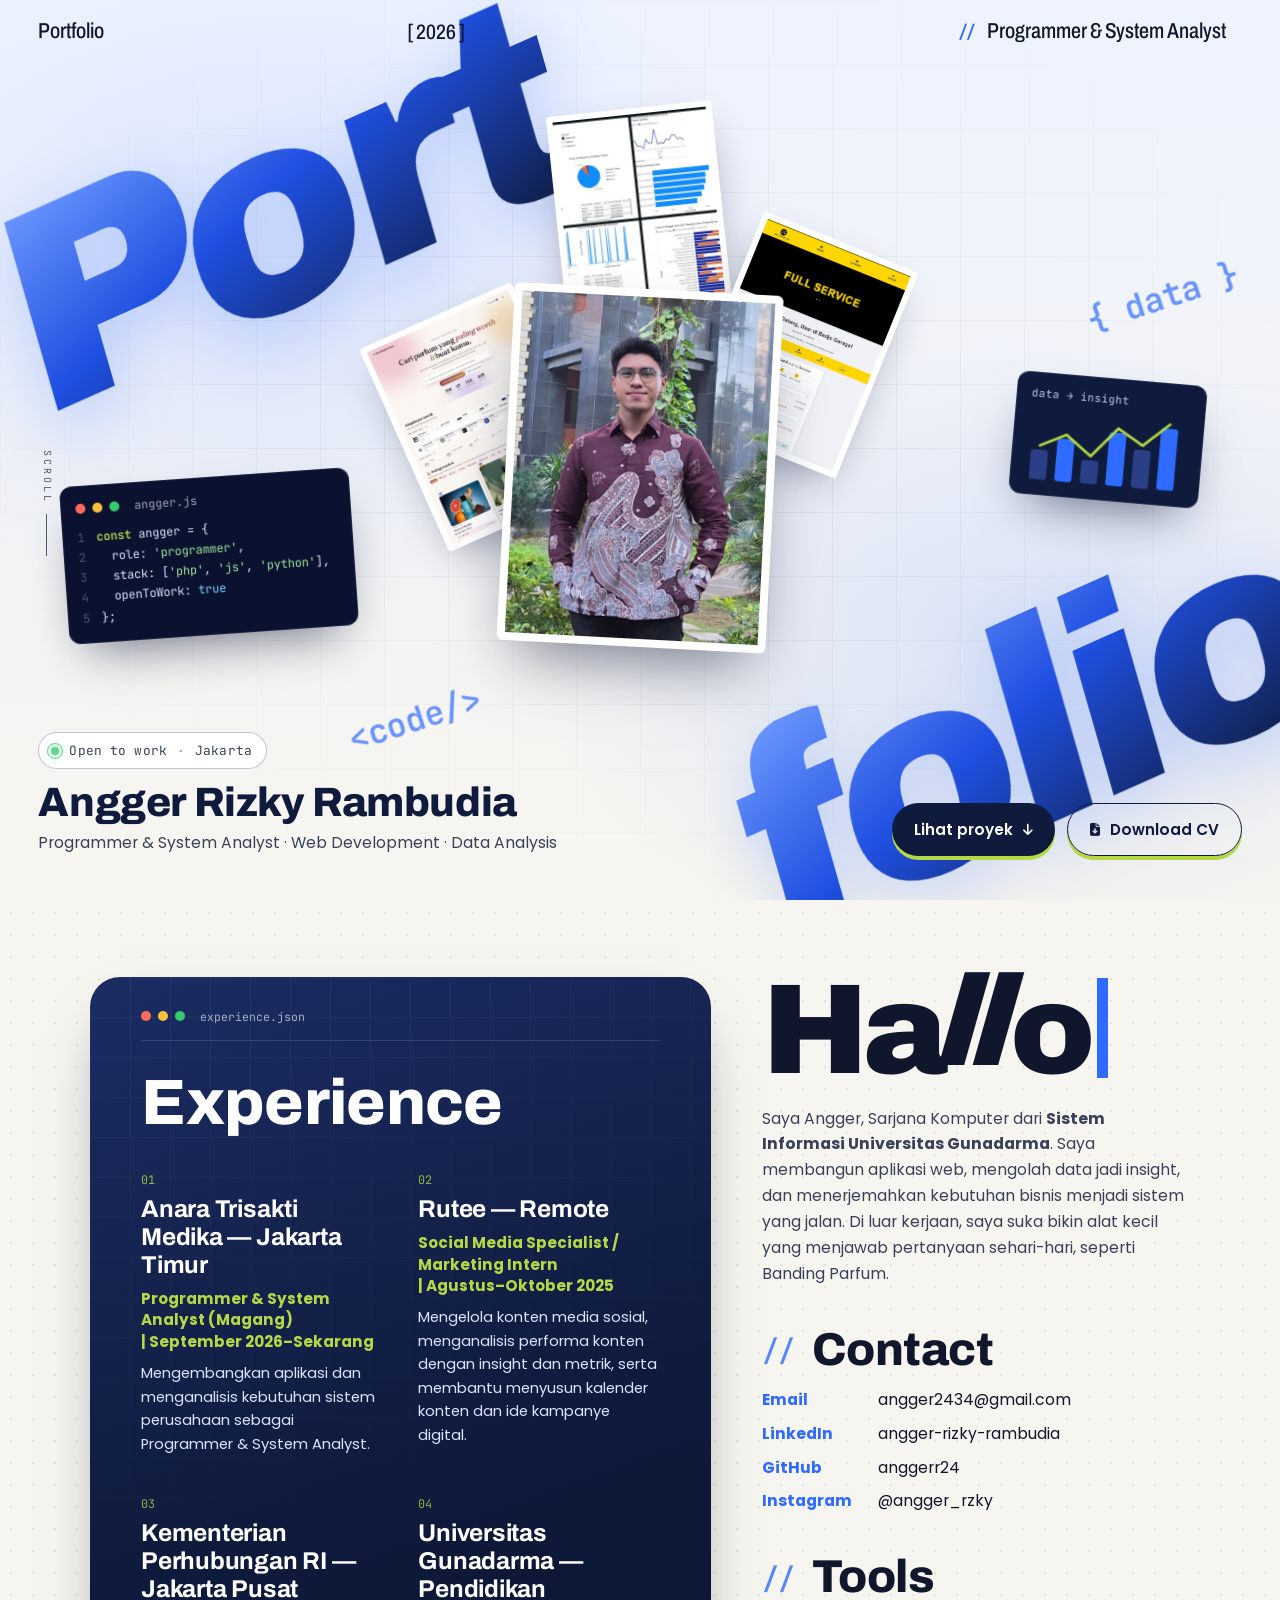
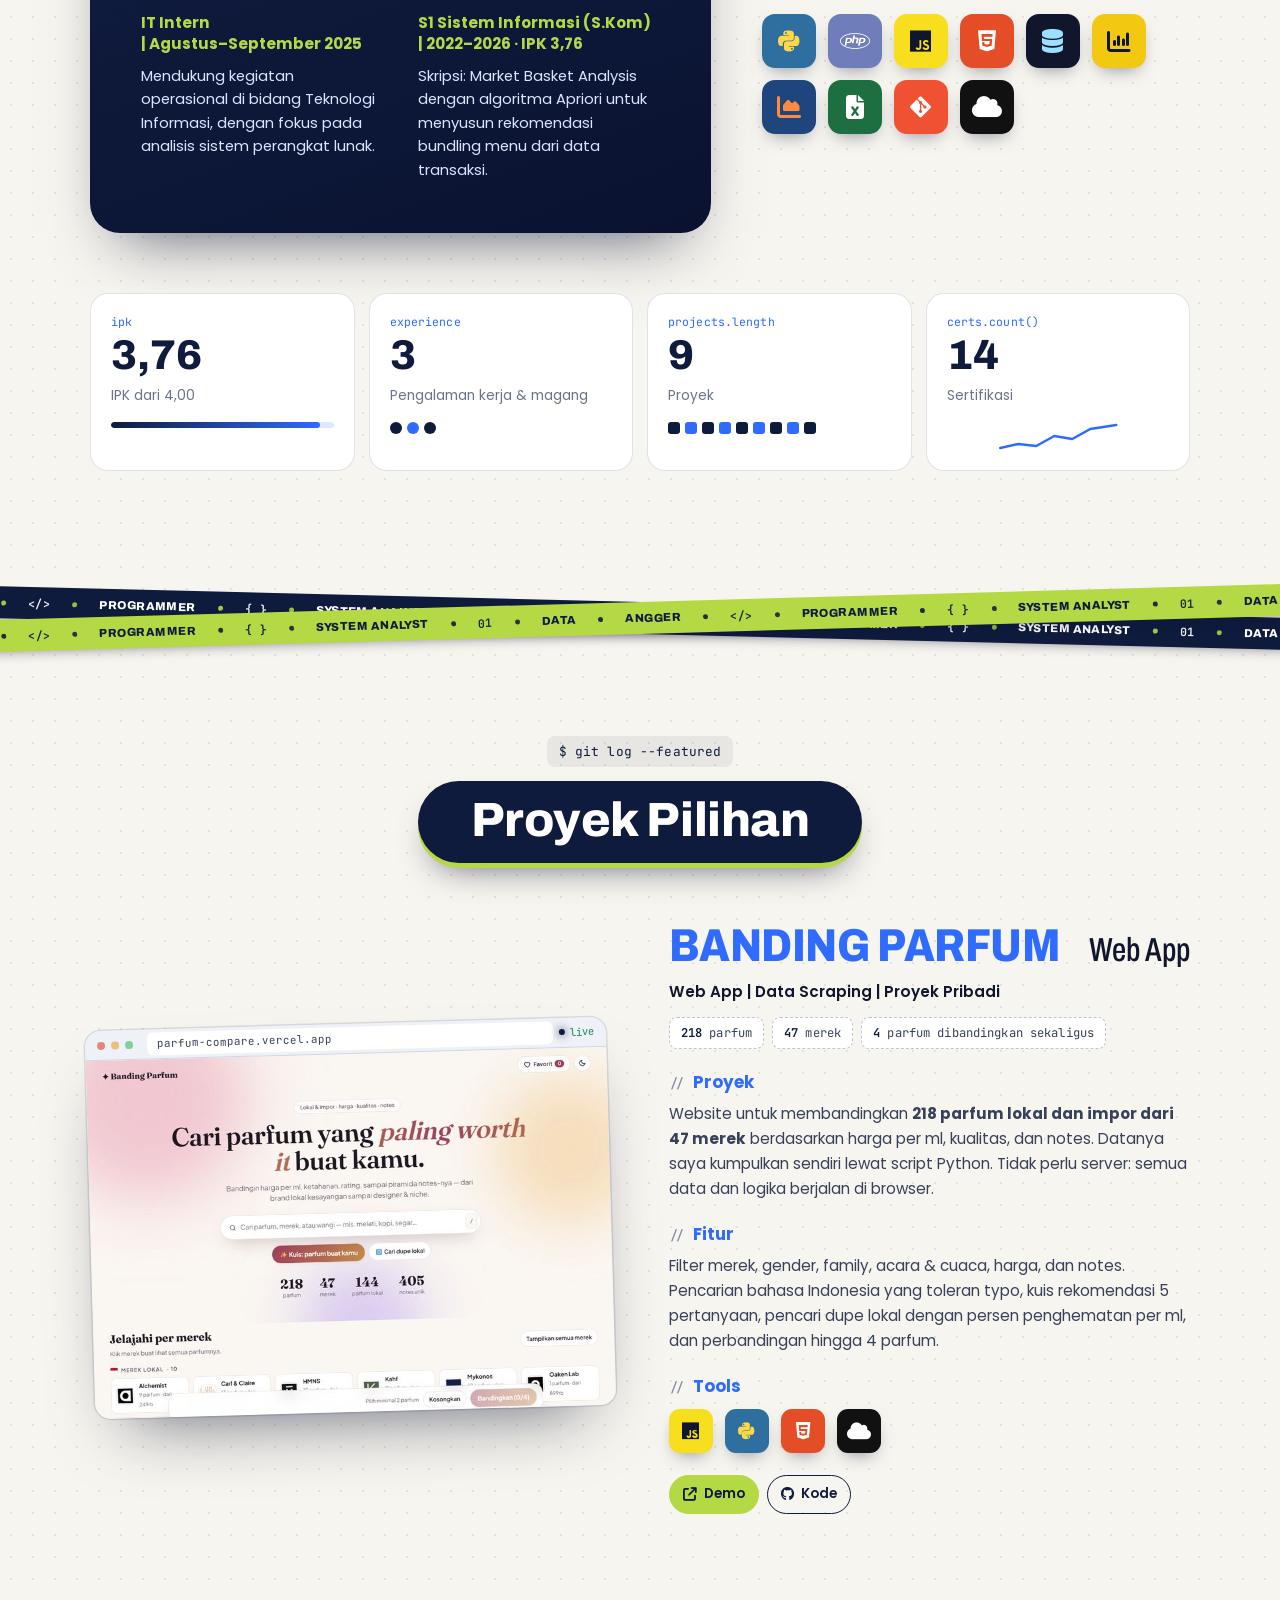
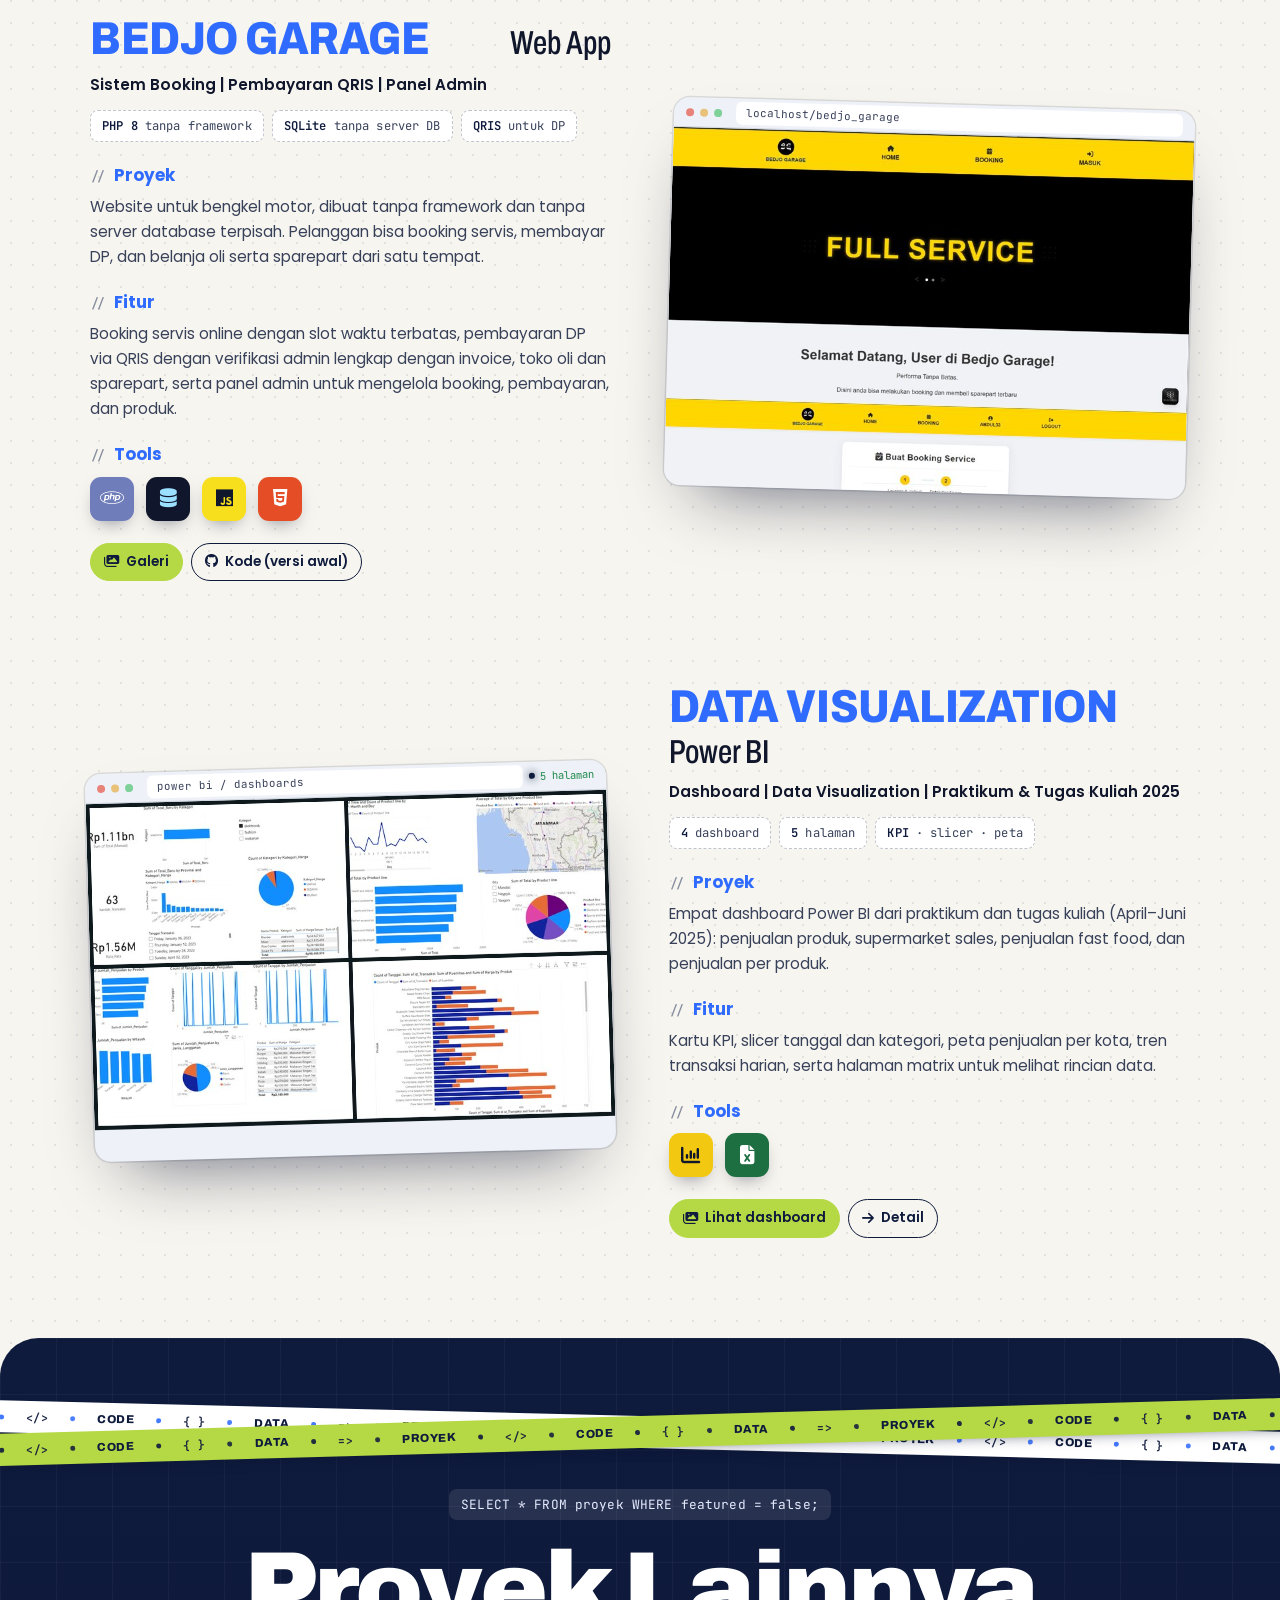
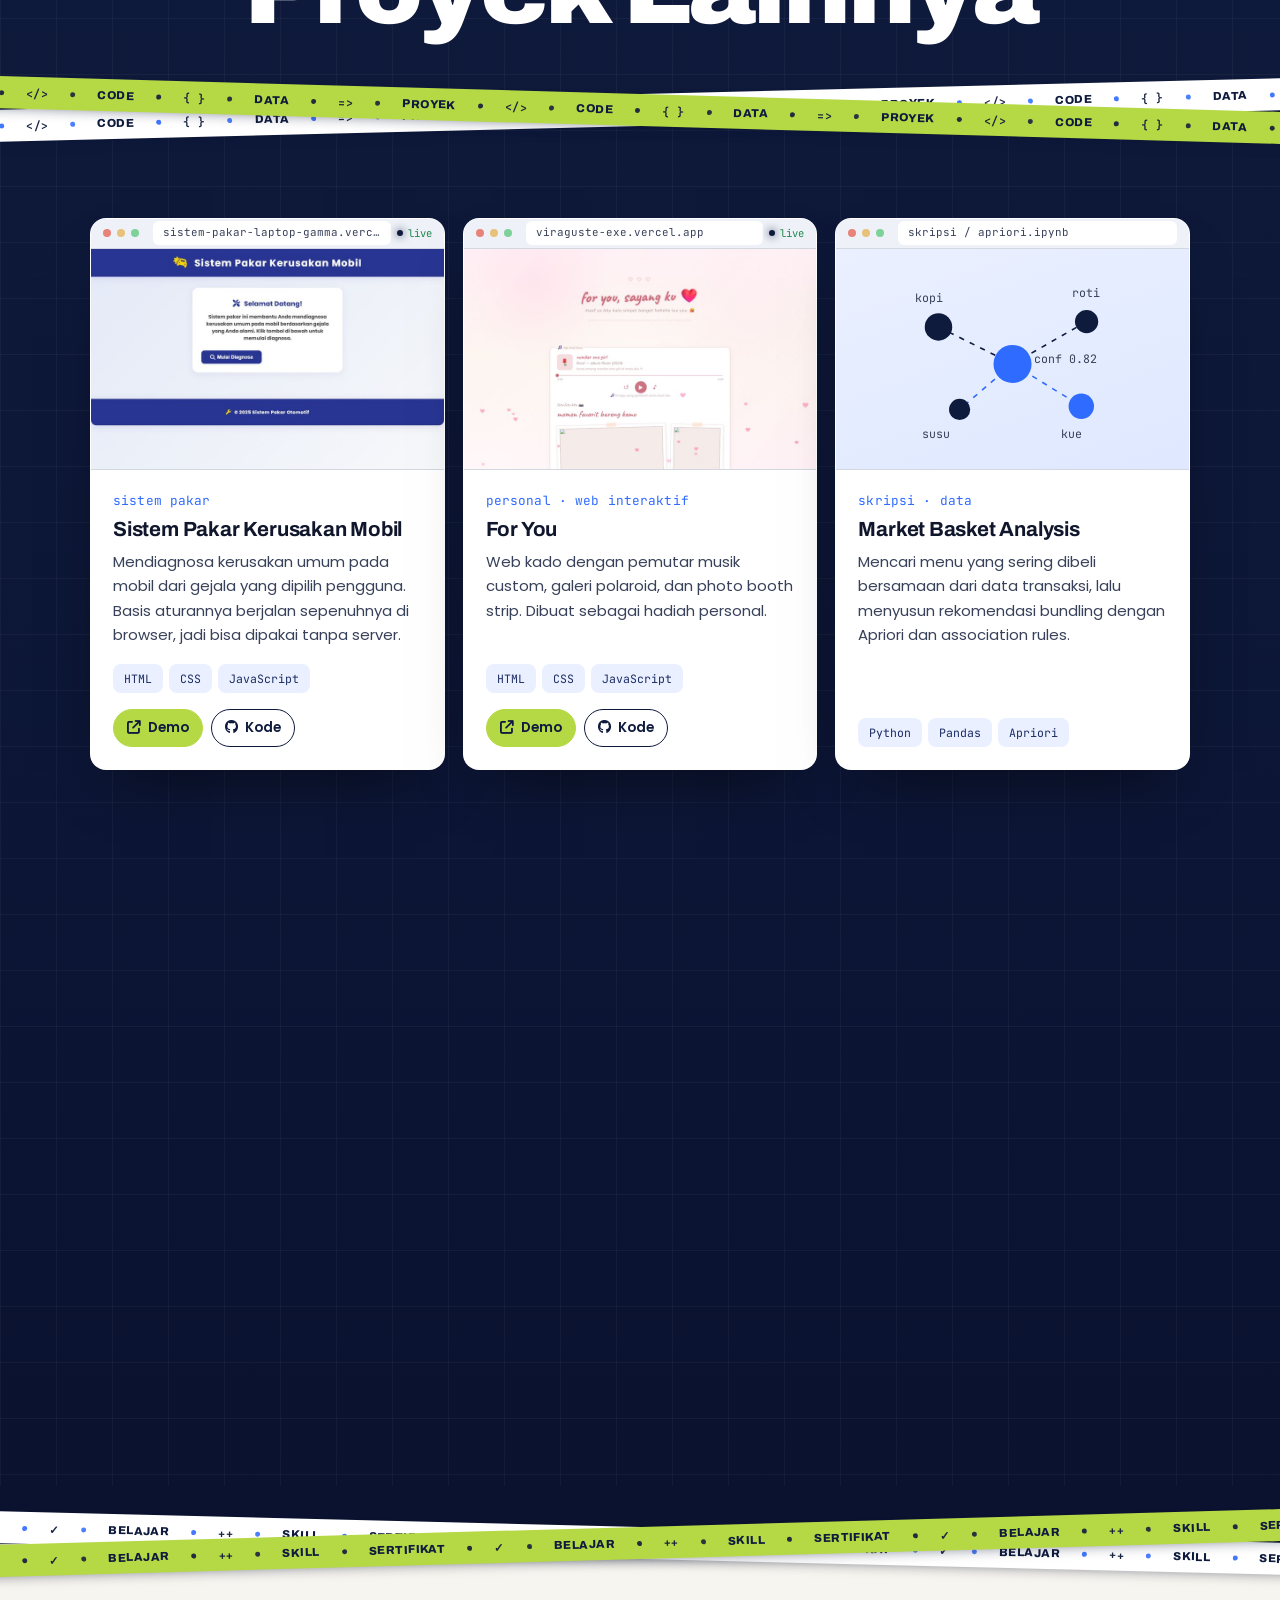
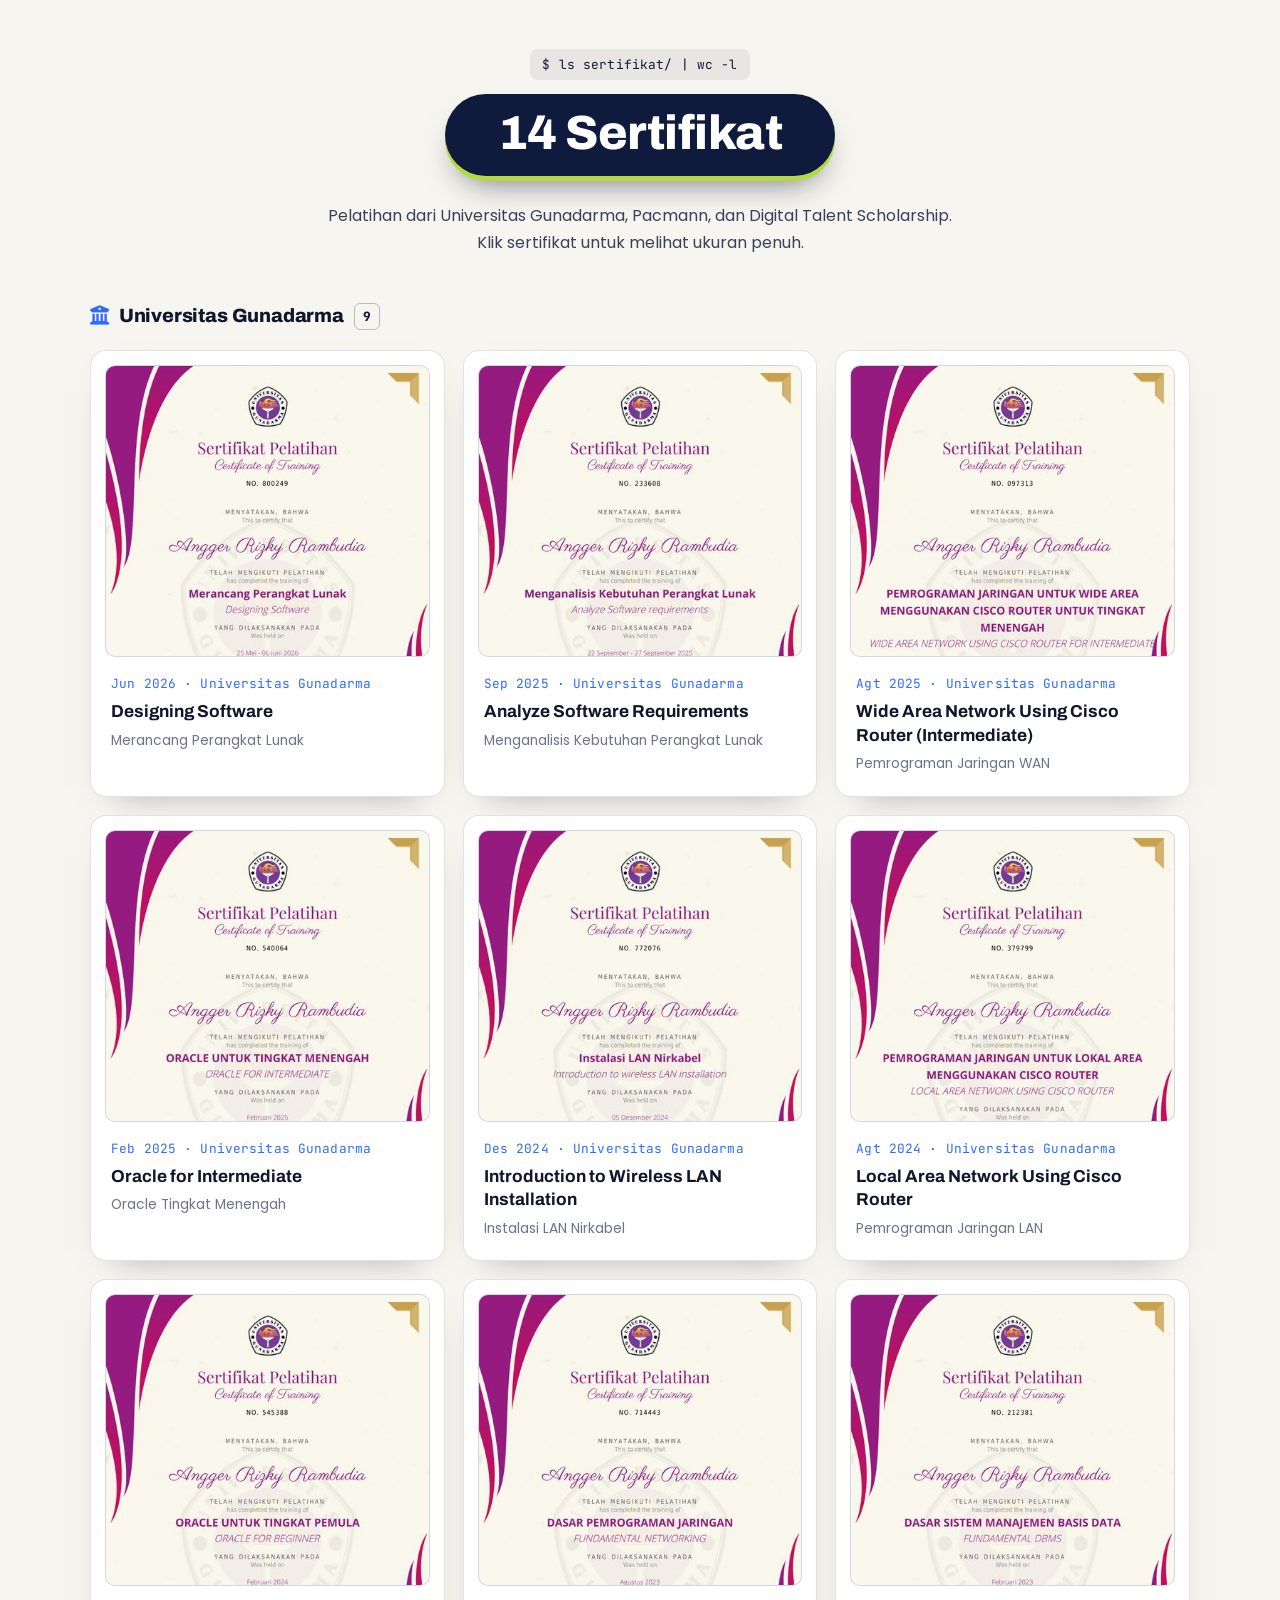
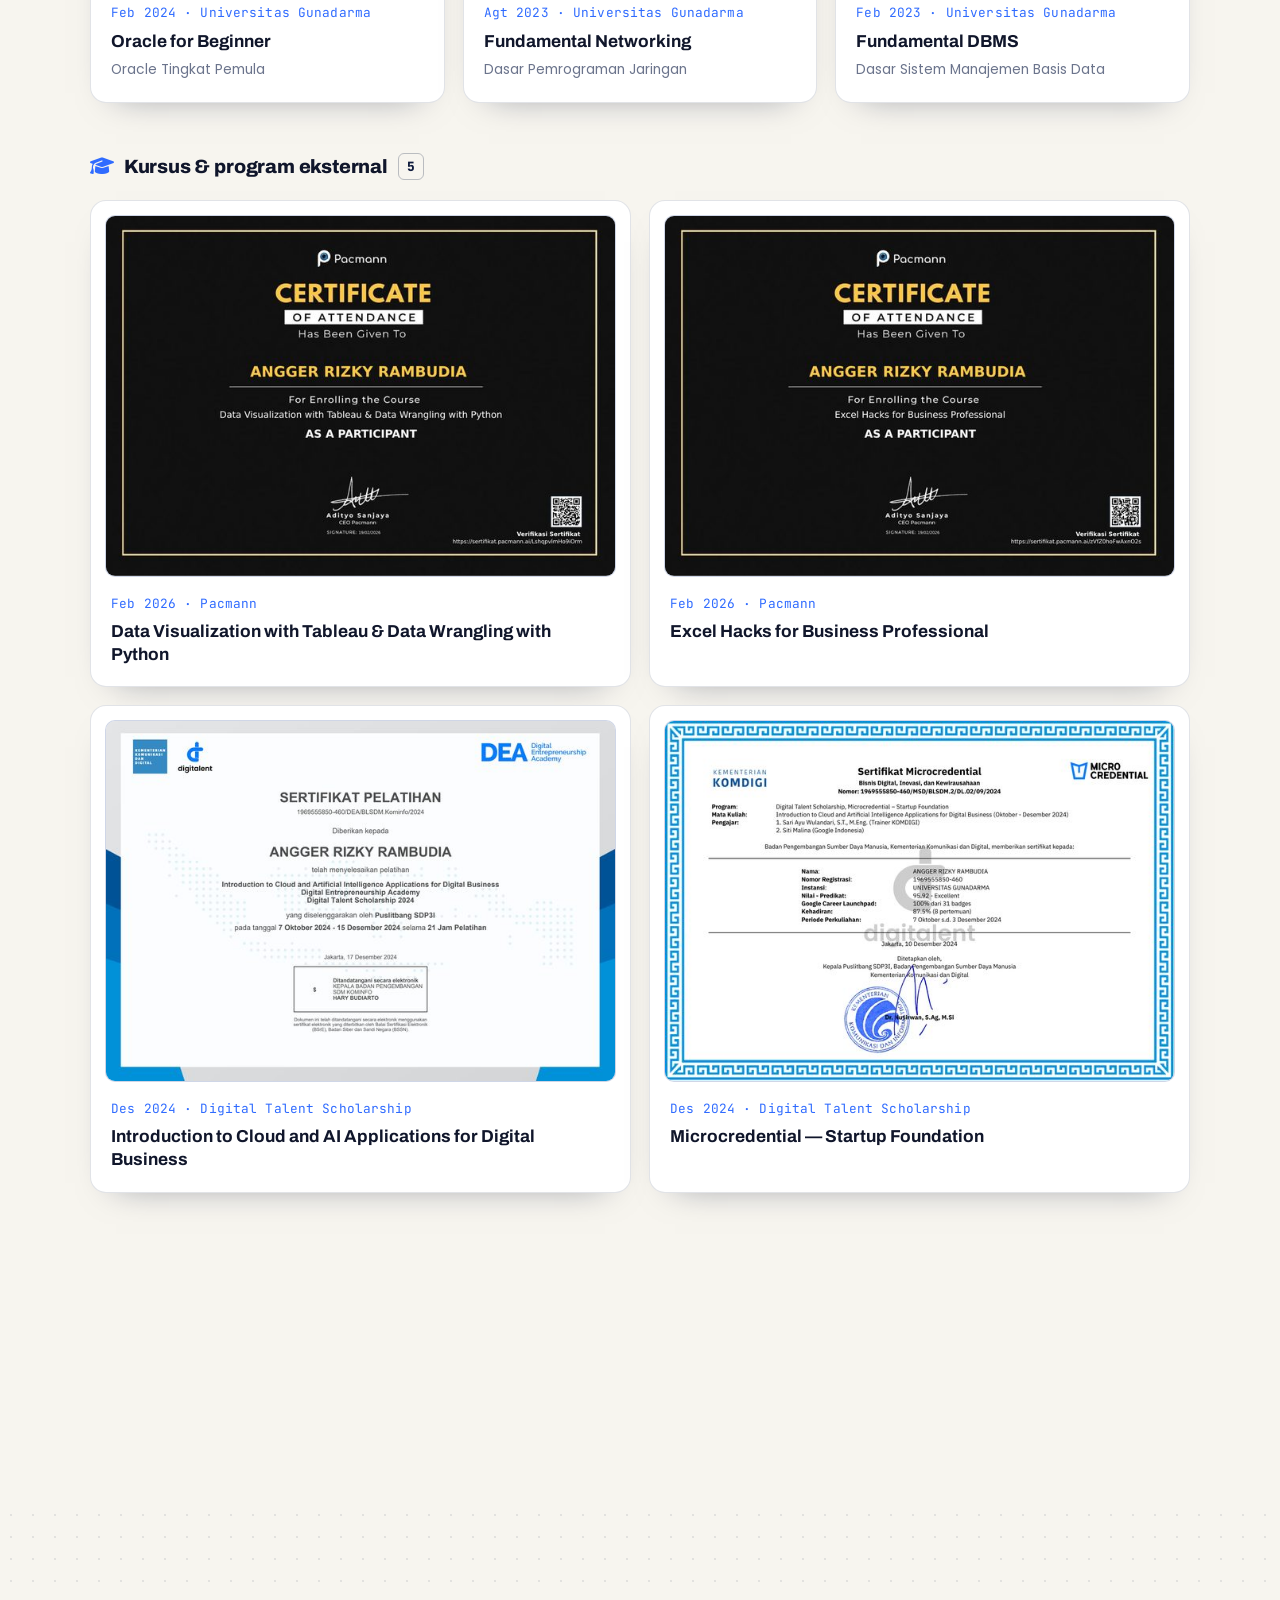
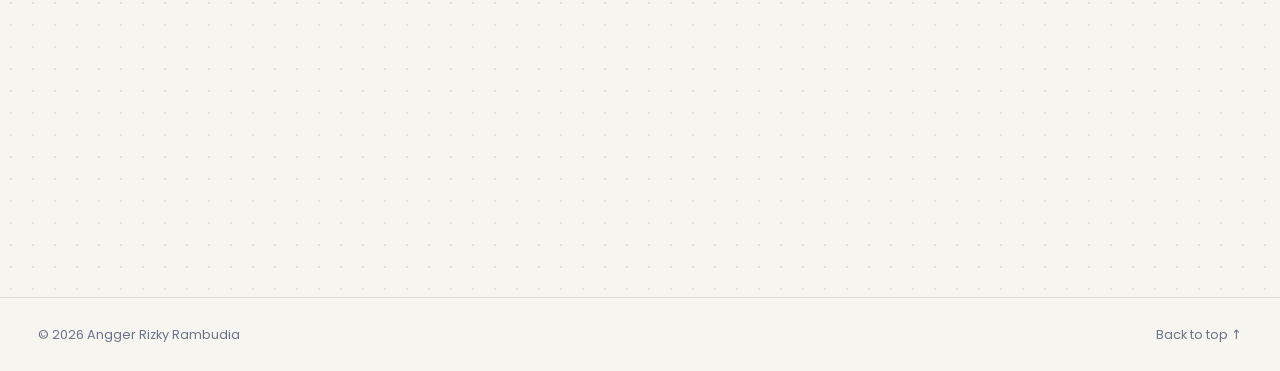
<file: index.html>
<!DOCTYPE html>
<html lang="id">
<head>
    <meta charset="UTF-8">
    <meta name="viewport" content="width=device-width, initial-scale=1.0">
    <title>Angger Rizky Rambudia — Programmer & System Analyst</title>
    <meta name="description" content="Portofolio Angger Rizky Rambudia, lulusan Sistem Informasi Universitas Gunadarma (IPK 3,76). Programmer & System Analyst: web development, analisis data, dan analisis sistem.">
    <meta property="og:title" content="Angger Rizky Rambudia — Programmer & System Analyst">
    <meta property="og:description" content="Lulusan Sistem Informasi Universitas Gunadarma. Web development, analisis data, dan analisis sistem.">
    <meta property="og:image" content="https://porto-angger.vercel.app/foto-profil.jpg">
    <meta property="og:url" content="https://porto-angger.vercel.app/">
    <meta name="theme-color" content="#f7f5ef">
    <link rel="icon" href="data:image/svg+xml,%3Csvg xmlns='http://www.w3.org/2000/svg' viewBox='0 0 64 64'%3E%3Crect width='64' height='64' rx='16' fill='%230f1b3d'/%3E%3Ctext x='50%25' y='56%25' text-anchor='middle' dominant-baseline='middle' font-family='Arial' font-weight='900' font-size='34' fill='%23b5d944'%3EA%3C/text%3E%3C/svg%3E">
    <script>document.documentElement.classList.add('js');</script>
    <link rel="preconnect" href="https://fonts.googleapis.com">
    <link rel="preconnect" href="https://fonts.gstatic.com" crossorigin>
    <link href="https://fonts.googleapis.com/css2?family=Archivo:ital,wdth,wght@0,62..125,400..900;1,62..125,400..900&family=JetBrains+Mono:wght@400;500;600&family=Poppins:wght@400;500;600;700&display=swap" rel="stylesheet">
    <link rel="stylesheet" href="https://cdnjs.cloudflare.com/ajax/libs/font-awesome/6.5.1/css/all.min.css">
    <link rel="stylesheet" href="style.css">
</head>
<body class="ed">
    <a href="#main" class="skip-link">Langsung ke konten</a>

    <header class="site-header">
        <nav class="wrap nav" aria-label="Navigasi utama">
            <a href="#home" class="ed-brand" aria-label="Portfolio, ke atas">Portfolio</a>
            <div class="ed-mid">
                <span class="ed-year" aria-hidden="true">[ 2026 ]</span>
                <ul class="nav-links" id="nav-links">
                    <li><a href="#about">Tentang</a></li>
                    <li><a href="#projects">Proyek</a></li>
                    <li><a href="#more">Lainnya</a></li>
                    <li><a href="#certifications">Sertifikat</a></li>
                    <li><a href="#contact">Kontak</a></li>
                </ul>
            </div>
            <span class="ed-role"><span class="ed-slash" aria-hidden="true">// </span>Programmer &amp; System Analyst</span>
            <div class="nav-tools">
                <button type="button" class="icon-btn nav-toggle" aria-label="Buka menu" aria-expanded="false" aria-controls="nav-links">
                    <i class="fas fa-bars"></i>
                </button>
            </div>
        </nav>
    </header>

    <main id="main">
        <!-- Hero -->
        <section class="ed-hero" id="home">
            <div class="ed-stage" aria-hidden="true">
                <span class="ed-word w1">Port</span>
                <span class="ed-word w2">folio</span>
                <span class="ed-tag t1">&lt;code/&gt;</span>
                <span class="ed-tag t2">{ data }</span>
                <img class="ed-card c1" src="prev_parfum.jpg" alt="" width="800" height="2000">
                <img class="ed-card c2" src="pbi/collage.jpg" alt="" width="800" height="500">
                <img class="ed-card c3" src="prev_bedjo.jpg" alt="" width="800" height="829">
                <div class="ed-widget ed-codewin">
                    <div class="ed-win"><i></i><i></i><i></i><span>angger.js</span></div>
                    <pre><span class="ln">1</span><b>const</b> angger = {
<span class="ln">2</span>  role: <em>'programmer'</em>,
<span class="ln">3</span>  stack: [<em>'php'</em>, <em>'js'</em>, <em>'python'</em>],
<span class="ln">4</span>  openToWork: <u>true</u>
<span class="ln">5</span>};</pre>
                </div>
                <div class="ed-widget ed-chart">
                    <span class="ed-chart-label">data → insight</span>
                    <svg viewBox="0 0 150 70" fill="none">
                        <rect class="bar" x="4" y="38" width="16" height="28" rx="3"/><rect class="bar b2" x="28" y="26" width="16" height="40" rx="3"/><rect class="bar" x="52" y="44" width="16" height="22" rx="3"/><rect class="bar b2" x="76" y="16" width="16" height="50" rx="3"/><rect class="bar" x="100" y="30" width="16" height="36" rx="3"/><rect class="bar b2" x="124" y="8" width="16" height="58" rx="3"/>
                        <polyline class="line" points="12,34 36,22 60,40 84,12 108,26 132,4"/>
                    </svg>
                </div>
            </div>
            <div class="ed-photo"><img src="foto-hero.jpg" alt="Foto Angger Rizky Rambudia" width="660" height="880"></div>

            <div class="ed-hero-foot wrap">
                <div>
                    <a href="#contact" class="status mono" title="Terbuka untuk kerja penuh waktu, magang, dan kolaborasi"><span class="dot"></span> Open to work <span class="status-sep">·</span> Jakarta</a>
                    <h1>Angger Rizky Rambudia</h1>
                    <p class="ed-hero-role">Programmer &amp; System Analyst · Web Development · Data Analysis</p>
                </div>
                <div class="hero-actions">
                    <a href="#projects" class="btn">Lihat proyek <i class="fas fa-arrow-down"></i></a>
                    <a href="CV-Angger-Rizky-Rambudia.pdf" class="btn btn-ghost" download><i class="fas fa-file-arrow-down"></i> Download CV</a>
                </div>
            </div>
            <span class="ed-scroll mono" aria-hidden="true">SCROLL</span>
        </section>

        <!-- Tentang: Experience + Hallo -->
        <section id="about" class="ed-about">
            <div class="wrap ed-about-grid">
                <div class="ed-exp reveal" id="experience">
                    <div class="ed-win"><i></i><i></i><i></i><span>experience.json</span></div>
                    <h2>Experience</h2>
                    <div class="ed-exp-grid">
                        <article>
                            <h3>Anara Trisakti Medika — Jakarta Timur</h3>
                            <p class="ed-exp-role">Programmer &amp; System Analyst (Magang)<br>| September 2026–Sekarang</p>
                            <p>Mengembangkan aplikasi dan menganalisis kebutuhan sistem perusahaan sebagai Programmer &amp; System Analyst.</p>
                        </article>
                        <article>
                            <h3>Rutee — Remote</h3>
                            <p class="ed-exp-role">Social Media Specialist / Marketing Intern<br>| Agustus–Oktober 2025</p>
                            <p>Mengelola konten media sosial, menganalisis performa konten dengan insight dan metrik, serta membantu menyusun kalender konten dan ide kampanye digital.</p>
                        </article>
                        <article>
                            <h3>Kementerian Perhubungan RI — Jakarta Pusat</h3>
                            <p class="ed-exp-role">IT Intern<br>| Agustus–September 2025</p>
                            <p>Mendukung kegiatan operasional di bidang Teknologi Informasi, dengan fokus pada analisis sistem perangkat lunak.</p>
                        </article>
                        <article>
                            <h3>Universitas Gunadarma — Pendidikan</h3>
                            <p class="ed-exp-role">S1 Sistem Informasi (S.Kom)<br>| 2022–2026 · IPK 3,76</p>
                            <p>Skripsi: Market Basket Analysis dengan algoritma Apriori untuk menyusun rekomendasi bundling menu dari data transaksi.</p>
                        </article>
                    </div>
                </div>

                <div class="ed-me reveal">
                    <h2 class="ed-hallo" aria-label="Hallo">Ha<i>ll</i>o<span class="ed-caret" aria-hidden="true"></span></h2>
                    <p class="ed-bio">Saya Angger, Sarjana Komputer dari <strong>Sistem Informasi Universitas Gunadarma</strong>. Saya membangun aplikasi web, mengolah data jadi insight, dan menerjemahkan kebutuhan bisnis menjadi sistem yang jalan. Di luar kerjaan, saya suka bikin alat kecil yang menjawab pertanyaan sehari-hari, seperti Banding Parfum.</p>

                    <h3 class="ed-h">Contact</h3>
                    <dl class="ed-contact">
                        <dt>Email</dt><dd><a href="mailto:angger2434@gmail.com">angger2434@gmail.com</a></dd>
                        <dt>LinkedIn</dt><dd><a href="https://www.linkedin.com/in/angger-rizky-rambudia-972556255/" target="_blank" rel="noopener">angger-rizky-rambudia</a></dd>
                        <dt>GitHub</dt><dd><a href="https://github.com/anggerr24" target="_blank" rel="noopener">anggerr24</a></dd>
                        <dt>Instagram</dt><dd><a href="https://www.instagram.com/angger_rzky/" target="_blank" rel="noopener">@angger_rzky</a></dd>
                    </dl>

                    <h3 class="ed-h">Tools</h3>
                    <ul class="chips ed-tools" aria-label="Tools yang saya pakai">
                        <li tabindex="0" class="tl-py" data-tip="Python · Banding Parfum · Market Basket Analysis · IoT Deteksi Umur"><i class="fab fa-python"></i><span class="sr">Python</span></li>
                        <li tabindex="0" class="tl-php" data-tip="PHP · Bedjo Garage · LaptopVerse · Diagnosa Motor"><i class="fab fa-php"></i><span class="sr">PHP</span></li>
                        <li tabindex="0" class="tl-js" data-tip="JavaScript · Banding Parfum · Sistem Pakar Mobil · Bedjo Garage"><i class="fab fa-js"></i><span class="sr">JavaScript</span></li>
                        <li tabindex="0" class="tl-html" data-tip="HTML &amp; CSS · semua proyek web"><i class="fab fa-html5"></i><span class="sr">HTML &amp; CSS</span></li>
                        <li tabindex="0" class="tl-sql" data-tip="SQL (MySQL &amp; SQLite) · Bedjo Garage · LaptopVerse"><i class="fas fa-database"></i><span class="sr">SQL</span></li>
                        <li tabindex="0" class="tl-pbi" data-tip="Power BI · 4 dashboard Data Visualization"><i class="fas fa-chart-column"></i><span class="sr">Power BI</span></li>
                        <li tabindex="0" class="tl-tab" data-tip="Tableau · sertifikasi Pacmann"><i class="fas fa-chart-area"></i><span class="sr">Tableau</span></li>
                        <li tabindex="0" class="tl-xls" data-tip="Excel · sertifikasi Pacmann Excel Hacks"><i class="fas fa-file-excel"></i><span class="sr">Excel</span></li>
                        <li tabindex="0" class="tl-git" data-tip="Git &amp; GitHub · semua proyek di github.com/anggerr24"><i class="fab fa-git-alt"></i><span class="sr">Git</span></li>
                        <li tabindex="0" class="tl-vc" data-tip="Vercel · hosting web live"><i class="fas fa-cloud"></i><span class="sr">Vercel</span></li>
                    </ul>
                </div>
            </div>

            <div class="wrap">
                <div class="facts reveal">
                    <div class="fact"><span class="fact-key mono">ipk</span><span class="fact-num" data-count="3.76" data-decimals="2">3,76</span><span class="fact-label">IPK dari 4,00</span><span class="fact-meter" style="--v:94%" aria-hidden="true"><i></i></span></div>
                    <div class="fact"><span class="fact-key mono">experience</span><span class="fact-num" data-count="3">3</span><span class="fact-label">Pengalaman kerja &amp; magang</span><span class="fact-dots" aria-hidden="true"><i></i><i></i><i></i></span></div>
                    <div class="fact"><span class="fact-key mono">projects.length</span><span class="fact-num" data-count="9">9</span><span class="fact-label">Proyek</span><span class="fact-dots sq" aria-hidden="true"><i></i><i></i><i></i><i></i><i></i><i></i><i></i><i></i><i></i></span></div>
                    <div class="fact"><span class="fact-key mono">certs.count()</span><span class="fact-num" data-count="14">14</span><span class="fact-label">Sertifikasi</span><svg class="fact-spark" viewBox="0 0 120 30" fill="none" aria-hidden="true"><polyline points="2,26 20,22 38,24 56,14 74,17 92,7 118,3"/></svg></div>
                </div>
            </div>
        </section>

        <div class="ribbons" data-text="ANGGER|&lt;/&gt;|PROGRAMMER|{ }|SYSTEM ANALYST|01|DATA" aria-hidden="true"></div>

        <!-- Proyek pilihan -->
        <section id="projects" class="ed-panel">
            <div class="wrap">
                <div class="ed-pill-wrap reveal"><span class="ed-cmd mono" aria-hidden="true">$ git log --featured</span><h2 class="ed-pill">Proyek Pilihan</h2></div>

                <!-- Banding Parfum -->
                <article class="ed-feature reveal">
                    <a class="browser ed-mock" href="https://parfum-compare.vercel.app" target="_blank" rel="noopener" aria-label="Buka demo Banding Parfum">
                        <div class="browser-bar"><i></i><i></i><i></i><span class="url">parfum-compare.vercel.app</span><span class="live">live</span></div>
                        <div class="shot" data-hint="hover untuk scroll ↓"><img src="prev_parfum.jpg" alt="Preview halaman Banding Parfum" width="800" height="2000" loading="lazy"></div>
                    </a>
                    <div class="ed-feature-body">
                        <div class="ed-feature-head"><h3>Banding Parfum</h3><span class="ed-kind">Web App</span></div>
                        <p class="ed-sub">Web App | Data Scraping | Proyek Pribadi</p>
                        <ul class="ed-stats mono"><li><b>218</b> parfum</li><li><b>47</b> merek</li><li><b>4</b> parfum dibandingkan sekaligus</li></ul>
                        <h4>Proyek</h4>
                        <p>Website untuk membandingkan <strong>218 parfum lokal dan impor dari 47 merek</strong> berdasarkan harga per ml, kualitas, dan notes. Datanya saya kumpulkan sendiri lewat script Python. Tidak perlu server: semua data dan logika berjalan di browser.</p>
                        <h4>Fitur</h4>
                        <p>Filter merek, gender, family, acara &amp; cuaca, harga, dan notes. Pencarian bahasa Indonesia yang toleran typo, kuis rekomendasi 5 pertanyaan, pencari dupe lokal dengan persen penghematan per ml, dan perbandingan hingga 4 parfum.</p>
                        <h4>Tools</h4>
                        <ul class="ed-tools sm" aria-label="Tools">
                            <li class="tl-js" title="JavaScript"><i class="fab fa-js"></i></li>
                            <li class="tl-py" title="Python"><i class="fab fa-python"></i></li>
                            <li class="tl-html" title="HTML &amp; CSS"><i class="fab fa-html5"></i></li>
                            <li class="tl-vc" title="Vercel"><i class="fas fa-cloud"></i></li>
                        </ul>
                        <div class="links">
                            <a class="link link-primary" href="https://parfum-compare.vercel.app" target="_blank" rel="noopener"><i class="fas fa-arrow-up-right-from-square"></i> Demo</a>
                            <a class="link" href="https://github.com/anggerr24/parfum-compare" target="_blank" rel="noopener"><i class="fab fa-github"></i> Kode</a>
                        </div>
                    </div>
                </article>

                <!-- Bedjo Garage -->
                <article class="ed-feature flip reveal">
                    <a class="browser ed-mock" href="project_web_development.html" aria-label="Lihat galeri Bedjo Garage">
                        <div class="browser-bar"><i></i><i></i><i></i><span class="url">localhost/bedjo_garage</span></div>
                        <div class="shot" data-hint="hover untuk scroll ↓"><img src="prev_bedjo.jpg" alt="Preview website Bedjo Garage" width="800" height="829" loading="lazy"></div>
                    </a>
                    <div class="ed-feature-body">
                        <div class="ed-feature-head"><h3>Bedjo Garage</h3><span class="ed-kind">Web App</span></div>
                        <p class="ed-sub">Sistem Booking | Pembayaran QRIS | Panel Admin</p>
                        <ul class="ed-stats mono"><li><b>PHP 8</b> tanpa framework</li><li><b>SQLite</b> tanpa server DB</li><li><b>QRIS</b> untuk DP</li></ul>
                        <h4>Proyek</h4>
                        <p>Website untuk bengkel motor, dibuat tanpa framework dan tanpa server database terpisah. Pelanggan bisa booking servis, membayar DP, dan belanja oli serta sparepart dari satu tempat.</p>
                        <h4>Fitur</h4>
                        <p>Booking servis online dengan slot waktu terbatas, pembayaran DP via QRIS dengan verifikasi admin lengkap dengan invoice, toko oli dan sparepart, serta panel admin untuk mengelola booking, pembayaran, dan produk.</p>
                        <h4>Tools</h4>
                        <ul class="ed-tools sm" aria-label="Tools">
                            <li class="tl-php" title="PHP 8"><i class="fab fa-php"></i></li>
                            <li class="tl-sql" title="SQLite"><i class="fas fa-database"></i></li>
                            <li class="tl-js" title="JavaScript"><i class="fab fa-js"></i></li>
                            <li class="tl-html" title="HTML &amp; CSS"><i class="fab fa-html5"></i></li>
                        </ul>
                        <div class="links">
                            <a class="link link-primary" href="project_web_development.html"><i class="fas fa-images"></i> Galeri</a>
                            <a class="link" href="https://github.com/anggerr24/bedjo_garage" target="_blank" rel="noopener"><i class="fab fa-github"></i> Kode (versi awal)</a>
                        </div>
                    </div>
                </article>

                <!-- Data Visualization (Power BI) -->
                <article class="ed-feature reveal">
                    <button type="button" class="browser ed-mock cert-card-like" data-full="pbi/dashboard-penjualan-produk.png|pbi/supermarket-sales.png|pbi/penjualan-fastfood-p1.png|pbi/penjualan-fastfood-p2.png|pbi/penjualan-per-produk.png" data-caption="Dashboard Penjualan Produk · Power BI|Supermarket Sales · Power BI · tugas kelompok|Penjualan Fast Food (hal. 1) · Power BI|Penjualan Fast Food (hal. 2: matrix &amp; slicer) · Power BI|Penjualan per Produk · Power BI" aria-label="Lihat semua dashboard Power BI">
                        <span class="browser-bar"><i></i><i></i><i></i><span class="url">power bi / dashboards</span><span class="live">5 halaman</span></span>
                        <span class="shot"><img src="pbi/collage.jpg" alt="Kolase empat dashboard Power BI: penjualan produk, supermarket sales, penjualan fast food, dan penjualan per produk" width="800" height="500" loading="lazy"><span class="cert-zoom"><i class="fas fa-expand"></i></span></span>
                    </button>
                    <div class="ed-feature-body">
                        <div class="ed-feature-head"><h3>Data Visualization</h3><span class="ed-kind">Power BI</span></div>
                        <p class="ed-sub">Dashboard | Data Visualization | Praktikum &amp; Tugas Kuliah 2025</p>
                        <ul class="ed-stats mono"><li><b>4</b> dashboard</li><li><b>5</b> halaman</li><li><b>KPI</b> · slicer · peta</li></ul>
                        <h4>Proyek</h4>
                        <p>Empat dashboard Power BI dari praktikum dan tugas kuliah (April–Juni 2025): penjualan produk, supermarket sales, penjualan fast food, dan penjualan per produk.</p>
                        <h4>Fitur</h4>
                        <p>Kartu KPI, slicer tanggal dan kategori, peta penjualan per kota, tren transaksi harian, serta halaman matrix untuk melihat rincian data.</p>
                        <h4>Tools</h4>
                        <ul class="ed-tools sm" aria-label="Tools">
                            <li class="tl-pbi" title="Power BI"><i class="fas fa-chart-column"></i></li>
                            <li class="tl-xls" title="Excel"><i class="fas fa-file-excel"></i></li>
                        </ul>
                        <div class="links">
                            <button type="button" class="link link-primary open-gallery"><i class="fas fa-images"></i> Lihat dashboard</button>
                            <a class="link" href="project_data_analysis.html#data-visualization"><i class="fas fa-arrow-right"></i> Detail</a>
                        </div>
                    </div>
                </article>
            </div>
        </section>

        <!-- Proyek lainnya -->
        <section id="more" class="ed-dark">
            <div class="ribbons" data-text="PROYEK|&lt;/&gt;|CODE|{ }|DATA|=&gt;" aria-hidden="true"></div>
            <p class="ed-cmd light mono reveal" aria-hidden="true">SELECT * FROM proyek WHERE featured = false;</p>
            <h2 class="ed-banner-title reveal">Proyek Lainnya</h2>
            <div class="ribbons flip" data-text="PROYEK|&lt;/&gt;|CODE|{ }|DATA|=&gt;" aria-hidden="true"></div>
            <div class="wrap">
                <div class="projects">
                    <!-- Sistem Pakar Mobil -->
                    <article class="project glass tilt reveal" data-category="live web">
                        <a class="browser" href="https://sistem-pakar-laptop-gamma.vercel.app" target="_blank" rel="noopener" aria-label="Buka demo Sistem Pakar Kerusakan Mobil">
                            <div class="browser-bar"><i></i><i></i><i></i><span class="url">sistem-pakar-laptop-gamma.vercel.app</span><span class="live">live</span></div>
                            <div class="shot"><img src="prev_pakar_mobil.jpg" alt="Preview Sistem Pakar Kerusakan Mobil" width="800" height="500" loading="lazy"></div>
                        </a>
                        <div class="project-body">
                            <span class="project-label mono">sistem pakar</span>
                            <h3>Sistem Pakar Kerusakan Mobil</h3>
                            <p>Mendiagnosa kerusakan umum pada mobil dari gejala yang dipilih pengguna. Basis aturannya berjalan sepenuhnya di browser, jadi bisa dipakai tanpa server.</p>
                            <div class="tags"><span>HTML</span><span>CSS</span><span>JavaScript</span></div>
                            <div class="links">
                                <a class="link link-primary" href="https://sistem-pakar-laptop-gamma.vercel.app" target="_blank" rel="noopener"><i class="fas fa-arrow-up-right-from-square"></i> Demo</a>
                                <a class="link" href="https://github.com/anggerr24/sistem_pakar_laptop" target="_blank" rel="noopener"><i class="fab fa-github"></i> Kode</a>
                            </div>
                        </div>
                    </article>

                    <!-- For You -->
                    <article class="project glass tilt reveal" data-category="live personal">
                        <a class="browser" href="https://viraguste-exe.vercel.app" target="_blank" rel="noopener" aria-label="Buka web For You">
                            <div class="browser-bar"><i></i><i></i><i></i><span class="url">viraguste-exe.vercel.app</span><span class="live">live</span></div>
                            <div class="shot" data-hint="hover untuk scroll ↓"><img src="prev_foryou.jpg" alt="Preview web For You" width="800" height="2000" loading="lazy"></div>
                        </a>
                        <div class="project-body">
                            <span class="project-label mono">personal · web interaktif</span>
                            <h3>For You</h3>
                            <p>Web kado dengan pemutar musik custom, galeri polaroid, dan photo booth strip. Dibuat sebagai hadiah personal.</p>
                            <div class="tags"><span>HTML</span><span>CSS</span><span>JavaScript</span></div>
                            <div class="links">
                                <a class="link link-primary" href="https://viraguste-exe.vercel.app" target="_blank" rel="noopener"><i class="fas fa-arrow-up-right-from-square"></i> Demo</a>
                                <a class="link" href="https://github.com/anggerr24/viraguste.exe" target="_blank" rel="noopener"><i class="fab fa-github"></i> Kode</a>
                            </div>
                        </div>
                    </article>

                    <!-- Market Basket Analysis -->
                    <article class="project glass tilt reveal" data-category="data">
                        <div class="browser" aria-hidden="true">
                            <div class="browser-bar"><i></i><i></i><i></i><span class="url">skripsi / apriori.ipynb</span></div>
                            <div class="viz">
                                <svg viewBox="0 0 260 160" fill="none">
                                    <line class="stroke dash" x1="60" y1="50" x2="130" y2="85" stroke-width="1.5"/>
                                    <line class="stroke dash" x1="200" y1="45" x2="130" y2="85" stroke-width="1.5"/>
                                    <line class="stroke-2 dash" x1="130" y1="85" x2="80" y2="128" stroke-width="1.5"/>
                                    <line class="stroke-2 dash" x1="130" y1="85" x2="195" y2="125" stroke-width="1.5"/>
                                    <circle class="fill pulse" cx="60" cy="50" r="13"/>
                                    <circle class="fill pulse d1" cx="200" cy="45" r="11"/>
                                    <circle class="fill-2 pulse d2" cx="130" cy="85" r="18"/>
                                    <circle class="fill pulse d3" cx="80" cy="128" r="10"/>
                                    <circle class="fill-2 pulse d1" cx="195" cy="125" r="12"/>
                                    <text class="txt" x="38" y="26">kopi</text>
                                    <text class="txt" x="186" y="22">roti</text>
                                    <text class="txt" x="150" y="84">conf 0.82</text>
                                    <text class="txt" x="44" y="155">susu</text>
                                    <text class="txt" x="176" y="155">kue</text>
                                </svg>
                            </div>
                        </div>
                        <div class="project-body">
                            <span class="project-label mono">skripsi · data</span>
                            <h3>Market Basket Analysis</h3>
                            <p>Mencari menu yang sering dibeli bersamaan dari data transaksi, lalu menyusun rekomendasi bundling dengan Apriori dan association rules.</p>
                            <div class="tags"><span>Python</span><span>Pandas</span><span>Apriori</span></div>
                        </div>
                    </article>

                    <!-- IoT Deteksi Umur -->
                    <article class="project glass tilt reveal" data-category="data">
                        <div class="browser" aria-hidden="true">
                            <div class="browser-bar"><i></i><i></i><i></i><span class="url">localhost:5000 / dashboard</span></div>
                            <div class="viz">
                                <svg viewBox="0 0 260 160" fill="none">
                                    <rect class="stroke" x="70" y="22" width="120" height="116" rx="10" stroke-width="1.5" stroke-dasharray="18 10"/>
                                    <circle class="stroke-2" cx="130" cy="70" r="24" stroke-width="1.5"/>
                                    <path class="stroke-2" d="M96 128c6-20 20-30 34-30s28 10 34 30" stroke-width="1.5"/>
                                    <g class="scan"><line class="stroke" x1="74" y1="80" x2="186" y2="80" stroke-width="2"/></g>
                                    <rect class="fill-bg stroke" x="150" y="12" width="92" height="24" rx="6" stroke-width="1"/>
                                    <text class="txt" x="160" y="28">umur ≈ 23</text>
                                    <circle class="fill pulse" cx="34" cy="124" r="7"/>
                                    <circle class="fill-2 pulse d2" cx="34" cy="100" r="7"/>
                                    <text class="txt" x="14" y="152">esp32</text>
                                </svg>
                            </div>
                        </div>
                        <div class="project-body">
                            <span class="project-label mono">iot · computer vision</span>
                            <h3>IoT Deteksi Umur</h3>
                            <p>Webcam mendeteksi wajah dengan YOLOv8 dan memperkirakan umur. Hasilnya tampil di dashboard Flask dan dikirim ke ESP32 yang menampilkannya di LCD serta menyalakan LED.</p>
                            <div class="tags"><span>Python</span><span>YOLOv8</span><span>Flask</span><span>ESP32</span></div>
                        </div>
                    </article>

                    <!-- LaptopVerse -->
                    <article class="project glass tilt reveal" data-category="web data">
                        <div class="browser" aria-hidden="true">
                            <div class="browser-bar"><i></i><i></i><i></i><span class="url">localhost/LaptopVerse</span></div>
                            <div class="viz">
                                <svg viewBox="0 0 260 160" fill="none">
                                    <text class="txt" x="14" y="34">#1</text><rect class="fill bar" x="42" y="22" width="190" height="16" rx="4"/>
                                    <text class="txt" x="14" y="66">#2</text><rect class="fill-2 bar b2" x="42" y="54" width="160" height="16" rx="4"/>
                                    <text class="txt" x="14" y="98">#3</text><rect class="fill bar b3" x="42" y="86" width="132" height="16" rx="4" opacity=".75"/>
                                    <text class="txt" x="14" y="130">#4</text><rect class="fill-2 bar b4" x="42" y="118" width="100" height="16" rx="4" opacity=".75"/>
                                    <text class="txt" x="178" y="154">skor SAW</text>
                                </svg>
                            </div>
                        </div>
                        <div class="project-body">
                            <span class="project-label mono">spk · tugas kuliah</span>
                            <h3>LaptopVerse — SPK SAW</h3>
                            <p>Membantu memilih laptop sesuai prioritas pengguna dengan Simple Additive Weighting: normalisasi, pembobotan, lalu peringkat, perbandingan, dan favorit.</p>
                            <div class="tags"><span>PHP 8</span><span>MySQL</span><span>Bootstrap 5</span></div>
                        </div>
                    </article>

                    <!-- Sistem Pakar Motor -->
                    <article class="project glass tilt reveal" data-category="web">
                        <div class="browser" aria-hidden="true">
                            <div class="browser-bar"><i></i><i></i><i></i><span class="url">localhost/sistem_pakar_motor</span></div>
                            <div class="viz">
                                <svg viewBox="0 0 260 160" fill="none">
                                    <rect class="fill-bg stroke" x="95" y="10" width="70" height="26" rx="6" stroke-width="1.2"/><text class="txt" x="109" y="27">gejala</text>
                                    <path class="stroke dash" d="M130 36v18M130 54H62v16M130 54h68v16" stroke-width="1.4"/>
                                    <rect class="fill-bg stroke-2" x="28" y="70" width="68" height="24" rx="6" stroke-width="1.2"/><text class="txt" x="44" y="86">aturan</text>
                                    <rect class="fill-bg stroke-2" x="164" y="70" width="68" height="24" rx="6" stroke-width="1.2"/><text class="txt" x="180" y="86">aturan</text>
                                    <path class="stroke-2 dash" d="M62 94v18h68v14M198 94v18h-68" stroke-width="1.4"/>
                                    <rect class="fill pulse" x="90" y="126" width="80" height="26" rx="6"/><text x="104" y="143" font-family="JetBrains Mono, monospace" font-size="11" fill="#062320">diagnosa</text>
                                </svg>
                            </div>
                        </div>
                        <div class="project-body">
                            <span class="project-label mono">sistem pakar</span>
                            <h3>Diagnosa Kerusakan Motor</h3>
                            <p>Mengidentifikasi masalah motor dari gejala pengguna. Aturan diagnosa disimpan di database, jadi mudah ditambah tanpa mengubah kode.</p>
                            <div class="tags"><span>PHP</span><span>MySQL</span></div>
                        </div>
                    </article>
                </div>
                <p class="page-links reveal">
                    <span class="mono">detail per bidang →</span>
                    <a class="link" href="project_web_development.html">Web Development</a>
                    <a class="link" href="project_data_analysis.html">Data &amp; AI</a>
                    <a class="link" href="project_social_media.html">Social Media</a>
                </p>
            </div>
        </section>

        <!-- Sertifikasi -->
        <section id="certifications" class="ed-certs">
            <div class="ribbons" data-text="SERTIFIKAT|✓|BELAJAR|++|SKILL" aria-hidden="true"></div>
            <div class="wrap">
                <div class="ed-pill-wrap reveal"><span class="ed-cmd mono" aria-hidden="true">$ ls sertifikat/ | wc -l</span><h2 class="ed-pill">14 Sertifikat</h2></div>
                <p class="ed-lead reveal">Pelatihan dari Universitas Gunadarma, Pacmann, dan Digital Talent Scholarship. Klik sertifikat untuk melihat ukuran penuh.</p>

                <h3 class="cert-group reveal"><i class="fas fa-building-columns"></i> Universitas Gunadarma <span class="mono">9</span></h3>
                <div class="cert-gallery portrait">
                    <button type="button" class="cert-card glass tilt reveal" data-full="certs/ug-designing-software.jpg" data-caption="Designing Software · Universitas Gunadarma · Jun 2026">
                        <span class="cert-frame"><img src="certs/ug-designing-software-thumb.jpg" alt="Sertifikat Designing Software dari Universitas Gunadarma" width="453" height="640" loading="lazy"><span class="cert-zoom"><i class="fas fa-expand"></i></span></span>
                        <span class="cert-info">
                            <span class="mono">Jun 2026 · Universitas Gunadarma</span>
                            <span class="cert-title">Designing Software</span>
                            <span class="cert-sub">Merancang Perangkat Lunak</span>
                        </span>
                    </button>
                    <button type="button" class="cert-card glass tilt reveal" style="--d:0.08s" data-full="certs/ug-analyze-software-req.jpg" data-caption="Analyze Software Requirements · Universitas Gunadarma · Sep 2025">
                        <span class="cert-frame"><img src="certs/ug-analyze-software-req-thumb.jpg" alt="Sertifikat Analyze Software Requirements dari Universitas Gunadarma" width="453" height="640" loading="lazy"><span class="cert-zoom"><i class="fas fa-expand"></i></span></span>
                        <span class="cert-info">
                            <span class="mono">Sep 2025 · Universitas Gunadarma</span>
                            <span class="cert-title">Analyze Software Requirements</span>
                            <span class="cert-sub">Menganalisis Kebutuhan Perangkat Lunak</span>
                        </span>
                    </button>
                    <button type="button" class="cert-card glass tilt reveal" style="--d:0.16s" data-full="certs/ug-jaringan-wan.jpg" data-caption="Wide Area Network Using Cisco Router (Intermediate) · Universitas Gunadarma · Agt 2025">
                        <span class="cert-frame"><img src="certs/ug-jaringan-wan-thumb.jpg" alt="Sertifikat Wide Area Network Using Cisco Router (Intermediate) dari Universitas Gunadarma" width="453" height="640" loading="lazy"><span class="cert-zoom"><i class="fas fa-expand"></i></span></span>
                        <span class="cert-info">
                            <span class="mono">Agt 2025 · Universitas Gunadarma</span>
                            <span class="cert-title">Wide Area Network Using Cisco Router (Intermediate)</span>
                            <span class="cert-sub">Pemrograman Jaringan WAN</span>
                        </span>
                    </button>
                    <button type="button" class="cert-card glass tilt reveal" data-full="certs/ug-oracle-menengah.jpg" data-caption="Oracle for Intermediate · Universitas Gunadarma · Feb 2025">
                        <span class="cert-frame"><img src="certs/ug-oracle-menengah-thumb.jpg" alt="Sertifikat Oracle for Intermediate dari Universitas Gunadarma" width="453" height="640" loading="lazy"><span class="cert-zoom"><i class="fas fa-expand"></i></span></span>
                        <span class="cert-info">
                            <span class="mono">Feb 2025 · Universitas Gunadarma</span>
                            <span class="cert-title">Oracle for Intermediate</span>
                            <span class="cert-sub">Oracle Tingkat Menengah</span>
                        </span>
                    </button>
                    <button type="button" class="cert-card glass tilt reveal" style="--d:0.08s" data-full="certs/ug-wireless-lan.jpg" data-caption="Introduction to Wireless LAN Installation · Universitas Gunadarma · Des 2024">
                        <span class="cert-frame"><img src="certs/ug-wireless-lan-thumb.jpg" alt="Sertifikat Introduction to Wireless LAN Installation dari Universitas Gunadarma" width="453" height="640" loading="lazy"><span class="cert-zoom"><i class="fas fa-expand"></i></span></span>
                        <span class="cert-info">
                            <span class="mono">Des 2024 · Universitas Gunadarma</span>
                            <span class="cert-title">Introduction to Wireless LAN Installation</span>
                            <span class="cert-sub">Instalasi LAN Nirkabel</span>
                        </span>
                    </button>
                    <button type="button" class="cert-card glass tilt reveal" style="--d:0.16s" data-full="certs/ug-jaringan-lan.jpg" data-caption="Local Area Network Using Cisco Router · Universitas Gunadarma · Agt 2024">
                        <span class="cert-frame"><img src="certs/ug-jaringan-lan-thumb.jpg" alt="Sertifikat Local Area Network Using Cisco Router dari Universitas Gunadarma" width="453" height="640" loading="lazy"><span class="cert-zoom"><i class="fas fa-expand"></i></span></span>
                        <span class="cert-info">
                            <span class="mono">Agt 2024 · Universitas Gunadarma</span>
                            <span class="cert-title">Local Area Network Using Cisco Router</span>
                            <span class="cert-sub">Pemrograman Jaringan LAN</span>
                        </span>
                    </button>
                    <button type="button" class="cert-card glass tilt reveal" data-full="certs/ug-oracle-pemula.jpg" data-caption="Oracle for Beginner · Universitas Gunadarma · Feb 2024">
                        <span class="cert-frame"><img src="certs/ug-oracle-pemula-thumb.jpg" alt="Sertifikat Oracle for Beginner dari Universitas Gunadarma" width="453" height="640" loading="lazy"><span class="cert-zoom"><i class="fas fa-expand"></i></span></span>
                        <span class="cert-info">
                            <span class="mono">Feb 2024 · Universitas Gunadarma</span>
                            <span class="cert-title">Oracle for Beginner</span>
                            <span class="cert-sub">Oracle Tingkat Pemula</span>
                        </span>
                    </button>
                    <button type="button" class="cert-card glass tilt reveal" style="--d:0.08s" data-full="certs/ug-fundamental-networking.jpg" data-caption="Fundamental Networking · Universitas Gunadarma · Agt 2023">
                        <span class="cert-frame"><img src="certs/ug-fundamental-networking-thumb.jpg" alt="Sertifikat Fundamental Networking dari Universitas Gunadarma" width="453" height="640" loading="lazy"><span class="cert-zoom"><i class="fas fa-expand"></i></span></span>
                        <span class="cert-info">
                            <span class="mono">Agt 2023 · Universitas Gunadarma</span>
                            <span class="cert-title">Fundamental Networking</span>
                            <span class="cert-sub">Dasar Pemrograman Jaringan</span>
                        </span>
                    </button>
                    <button type="button" class="cert-card glass tilt reveal" style="--d:0.16s" data-full="certs/ug-fundamental-dbms.jpg" data-caption="Fundamental DBMS · Universitas Gunadarma · Feb 2023">
                        <span class="cert-frame"><img src="certs/ug-fundamental-dbms-thumb.jpg" alt="Sertifikat Fundamental DBMS dari Universitas Gunadarma" width="453" height="640" loading="lazy"><span class="cert-zoom"><i class="fas fa-expand"></i></span></span>
                        <span class="cert-info">
                            <span class="mono">Feb 2023 · Universitas Gunadarma</span>
                            <span class="cert-title">Fundamental DBMS</span>
                            <span class="cert-sub">Dasar Sistem Manajemen Basis Data</span>
                        </span>
                    </button>
                </div>

                <h3 class="cert-group reveal"><i class="fas fa-graduation-cap"></i> Kursus &amp; program eksternal <span class="mono">5</span></h3>
                <div class="cert-gallery">
                    <button type="button" class="cert-card glass tilt reveal" data-full="certs/pacmann-tableau-python.jpg" data-caption="Data Visualization with Tableau &amp; Data Wrangling with Python · Pacmann · Feb 2026">
                        <span class="cert-frame"><img src="certs/pacmann-tableau-python-thumb.jpg" alt="Sertifikat Data Visualization with Tableau &amp; Data Wrangling with Python dari Pacmann" width="640" height="451" loading="lazy"><span class="cert-zoom"><i class="fas fa-expand"></i></span></span>
                        <span class="cert-info">
                            <span class="mono">Feb 2026 · Pacmann</span>
                            <span class="cert-title">Data Visualization with Tableau &amp; Data Wrangling with Python</span>
                        </span>
                    </button>
                    <button type="button" class="cert-card glass tilt reveal" style="--d:0.08s" data-full="certs/pacmann-excel-hacks.jpg" data-caption="Excel Hacks for Business Professional · Pacmann · Feb 2026">
                        <span class="cert-frame"><img src="certs/pacmann-excel-hacks-thumb.jpg" alt="Sertifikat Excel Hacks for Business Professional dari Pacmann" width="640" height="451" loading="lazy"><span class="cert-zoom"><i class="fas fa-expand"></i></span></span>
                        <span class="cert-info">
                            <span class="mono">Feb 2026 · Pacmann</span>
                            <span class="cert-title">Excel Hacks for Business Professional</span>
                        </span>
                    </button>
                    <button type="button" class="cert-card glass tilt reveal" data-full="certs/dts-cloud-ai.jpg" data-caption="Introduction to Cloud and AI Applications for Digital Business · Digital Talent Scholarship · Des 2024">
                        <span class="cert-frame"><img src="certs/dts-cloud-ai-thumb.jpg" alt="Sertifikat Introduction to Cloud and AI Applications for Digital Business dari Digital Talent Scholarship" width="640" height="453" loading="lazy"><span class="cert-zoom"><i class="fas fa-expand"></i></span></span>
                        <span class="cert-info">
                            <span class="mono">Des 2024 · Digital Talent Scholarship</span>
                            <span class="cert-title">Introduction to Cloud and AI Applications for Digital Business</span>
                        </span>
                    </button>
                    <button type="button" class="cert-card glass tilt reveal" style="--d:0.08s" data-full="certs/dts-microcredential-startup.jpg" data-caption="Microcredential — Startup Foundation · Digital Talent Scholarship · Des 2024">
                        <span class="cert-frame"><img src="certs/dts-microcredential-startup-thumb.jpg" alt="Sertifikat Microcredential — Startup Foundation dari Digital Talent Scholarship" width="640" height="453" loading="lazy"><span class="cert-zoom"><i class="fas fa-expand"></i></span></span>
                        <span class="cert-info">
                            <span class="mono">Des 2024 · Digital Talent Scholarship</span>
                            <span class="cert-title">Microcredential — Startup Foundation</span>
                        </span>
                    </button>
                </div>

                <ul class="certs">
                    <li class="cert glass reveal"><span class="cert-badge"><i class="fas fa-user-shield"></i></span><span class="mono">Feb 2026</span><h3>Ethical Hacker For Dummies</h3><p>Digital Talent Scholarship</p></li>
                </ul>

                <dialog class="lightbox" aria-label="Pratinjau sertifikat">
                    <button type="button" class="lb-close icon-btn" aria-label="Tutup"><i class="fas fa-xmark"></i></button>
                    <button type="button" class="lb-prev icon-btn" aria-label="Sertifikat sebelumnya"><i class="fas fa-chevron-left"></i></button>
                    <figure>
                        <img alt="" class="lb-img">
                        <figcaption class="lb-cap mono"></figcaption>
                    </figure>
                    <button type="button" class="lb-next icon-btn" aria-label="Sertifikat berikutnya"><i class="fas fa-chevron-right"></i></button>
                </dialog>
            </div>
        </section>

        <!-- Kontak -->
        <section id="contact" class="ed-contact-sec">
            <div class="wrap">
                <p class="ed-cmd mono reveal" aria-hidden="true">&gt; ping angger --open-to-work<span class="ed-caret sm"></span></p>
                <h2 class="ed-together reveal">Let's work together</h2>
                <div class="ed-pills reveal">
                    <a href="mailto:angger2434@gmail.com">angger2434@gmail.com</a>
                    <button type="button" class="copy-btn" data-copy="angger2434@gmail.com"><span>Salin email</span></button>
                    <a href="https://www.linkedin.com/in/angger-rizky-rambudia-972556255/" target="_blank" rel="noopener">LinkedIn</a>
                    <a href="https://github.com/anggerr24" target="_blank" rel="noopener">GitHub</a>
                    <a href="https://www.instagram.com/angger_rzky/" target="_blank" rel="noopener">Instagram</a>
                    <a href="CV-Angger-Rizky-Rambudia.pdf" class="solid" download>Download CV</a>
                </div>
            </div>
        </section>
    </main>

    <footer class="site-footer">
        <div class="wrap">
            <span>© <span data-year>2026</span> Angger Rizky Rambudia</span>
            <a href="#home">Back to top ↑</a>
        </div>
    </footer>

    <script src="main.js"></script>
</body>
</html>
</file>
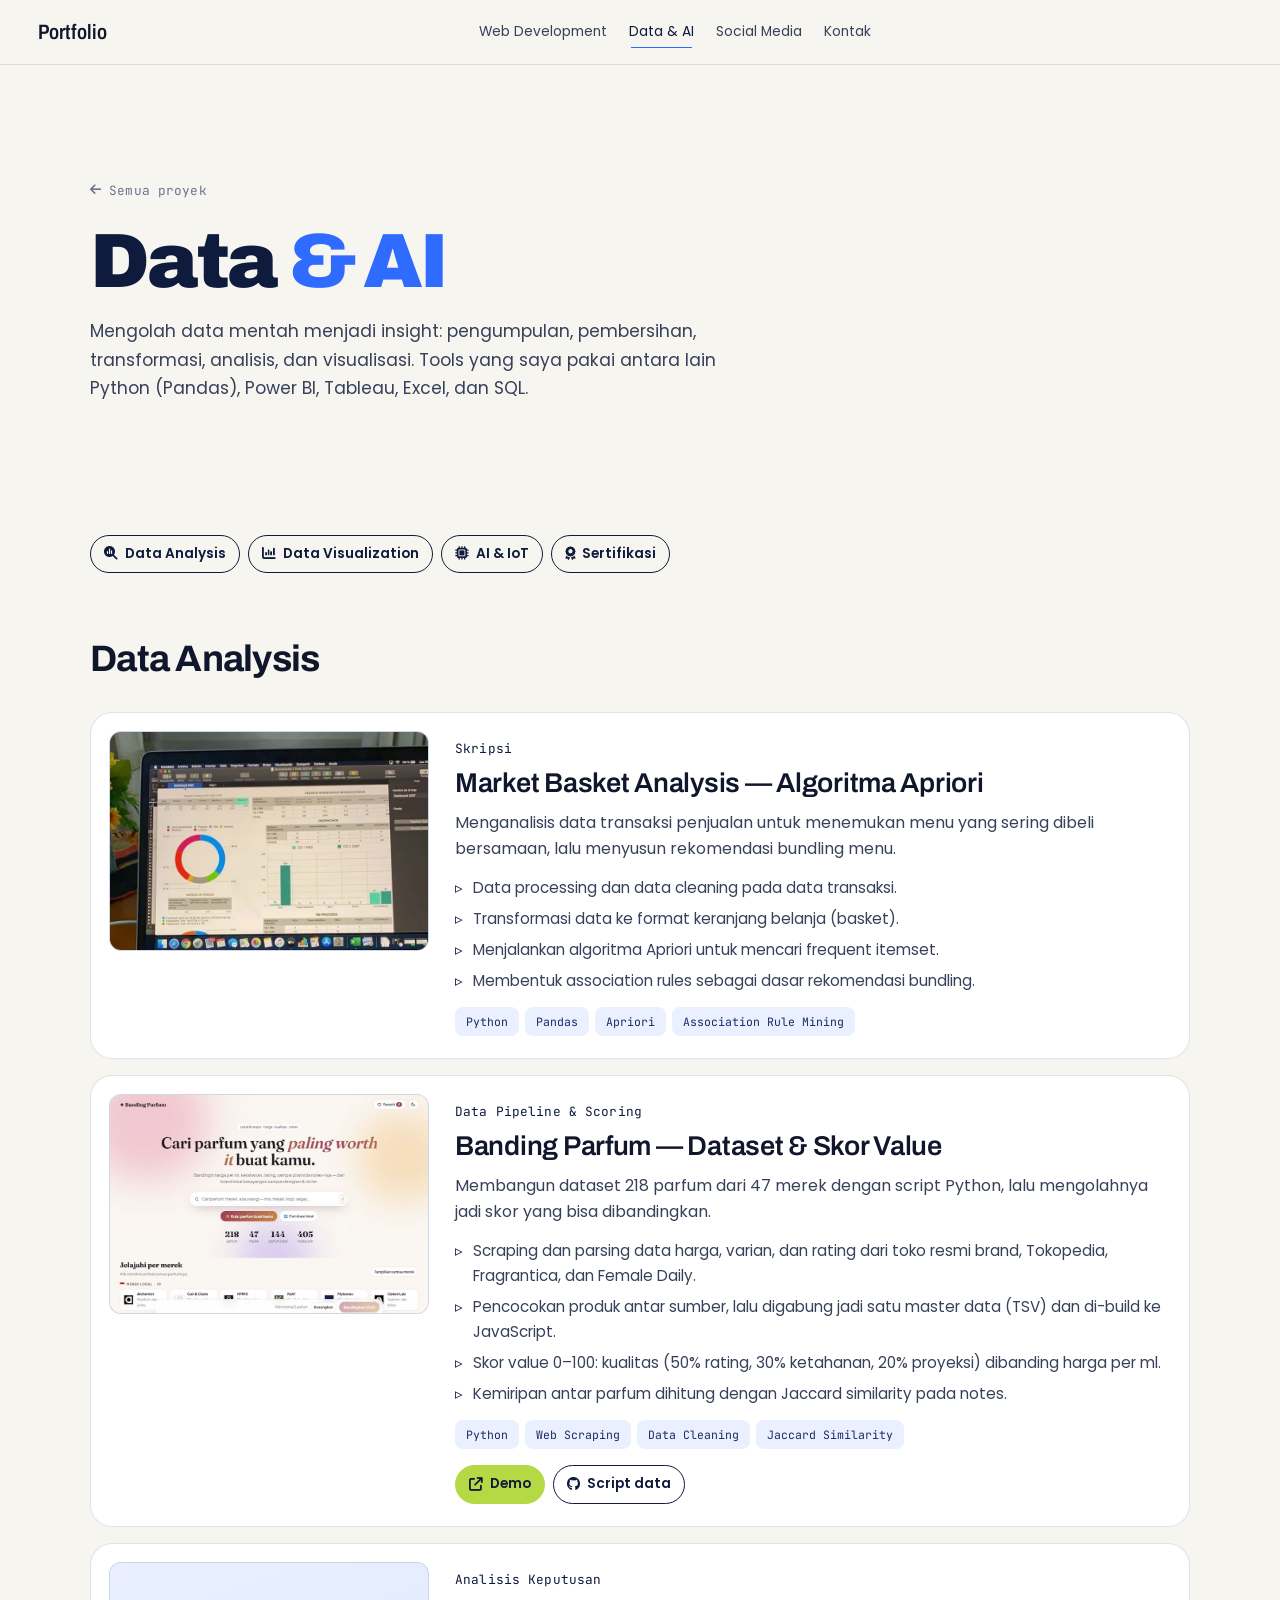
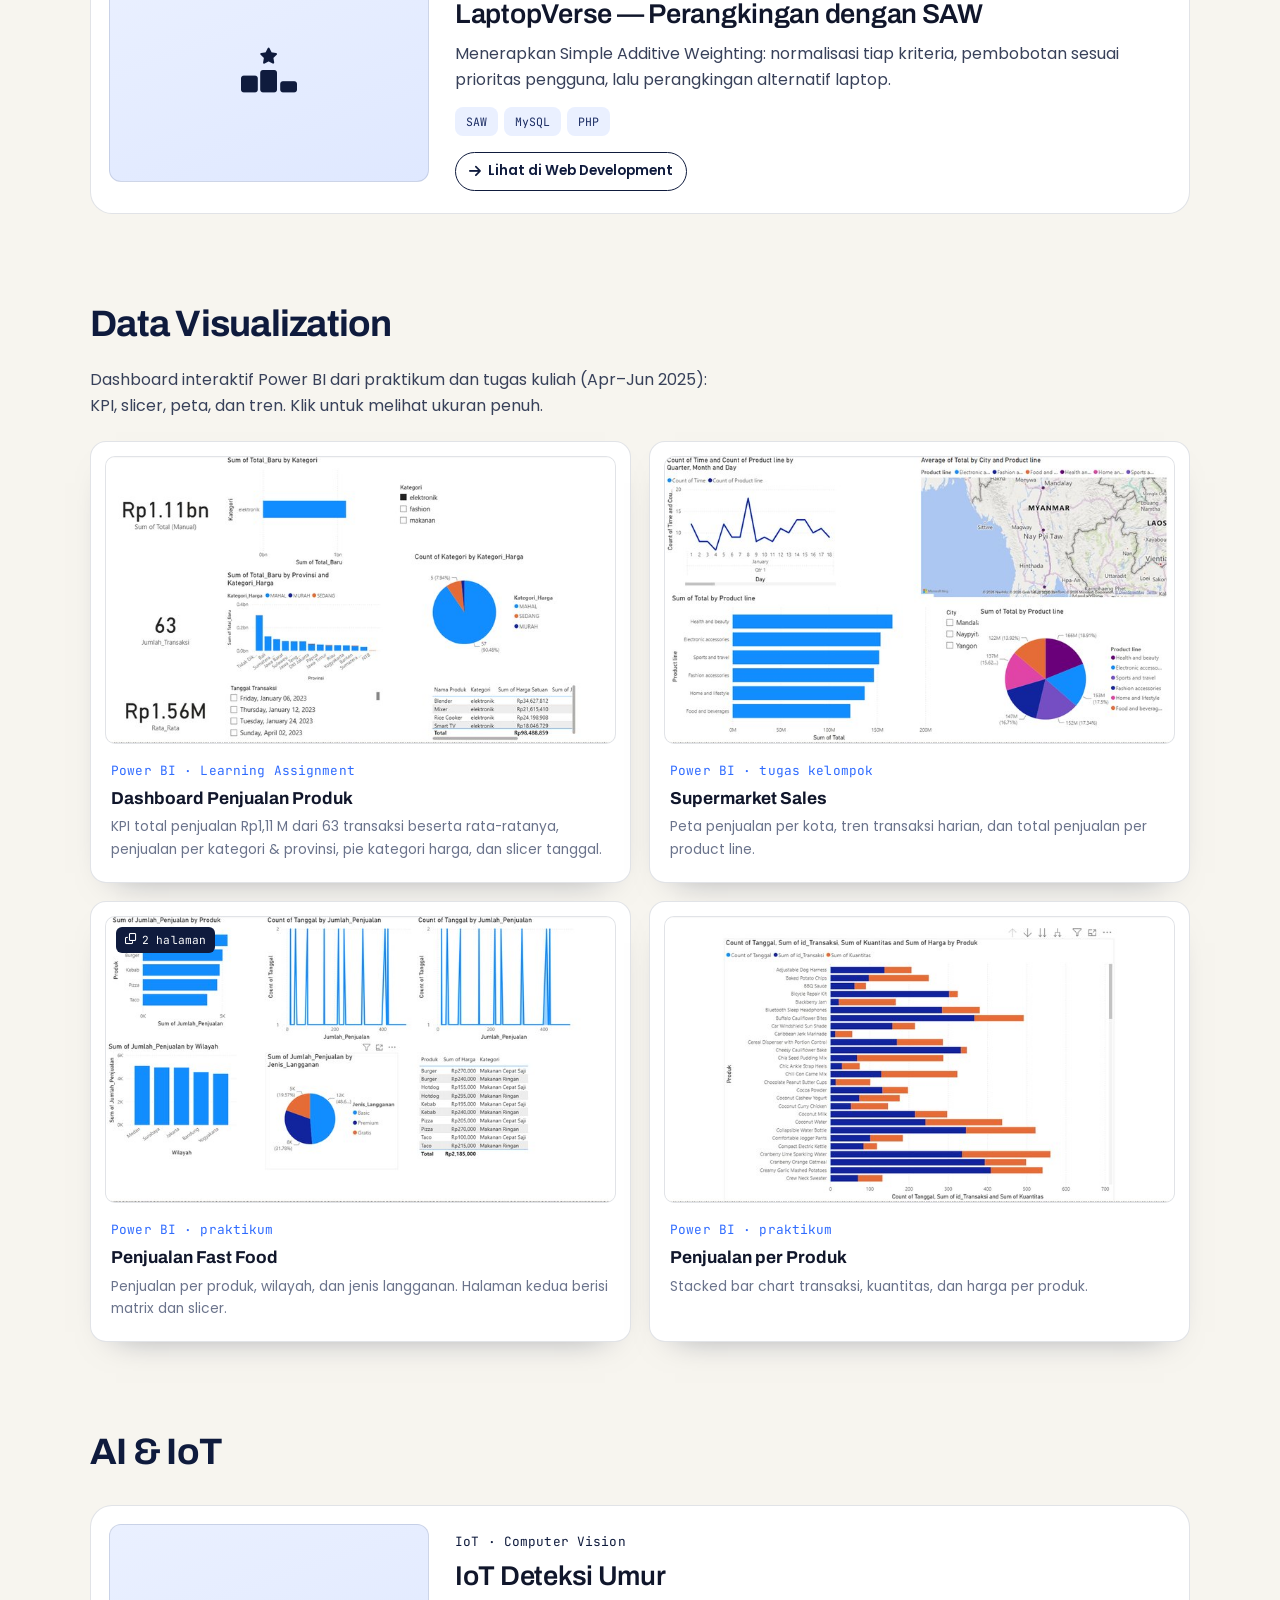
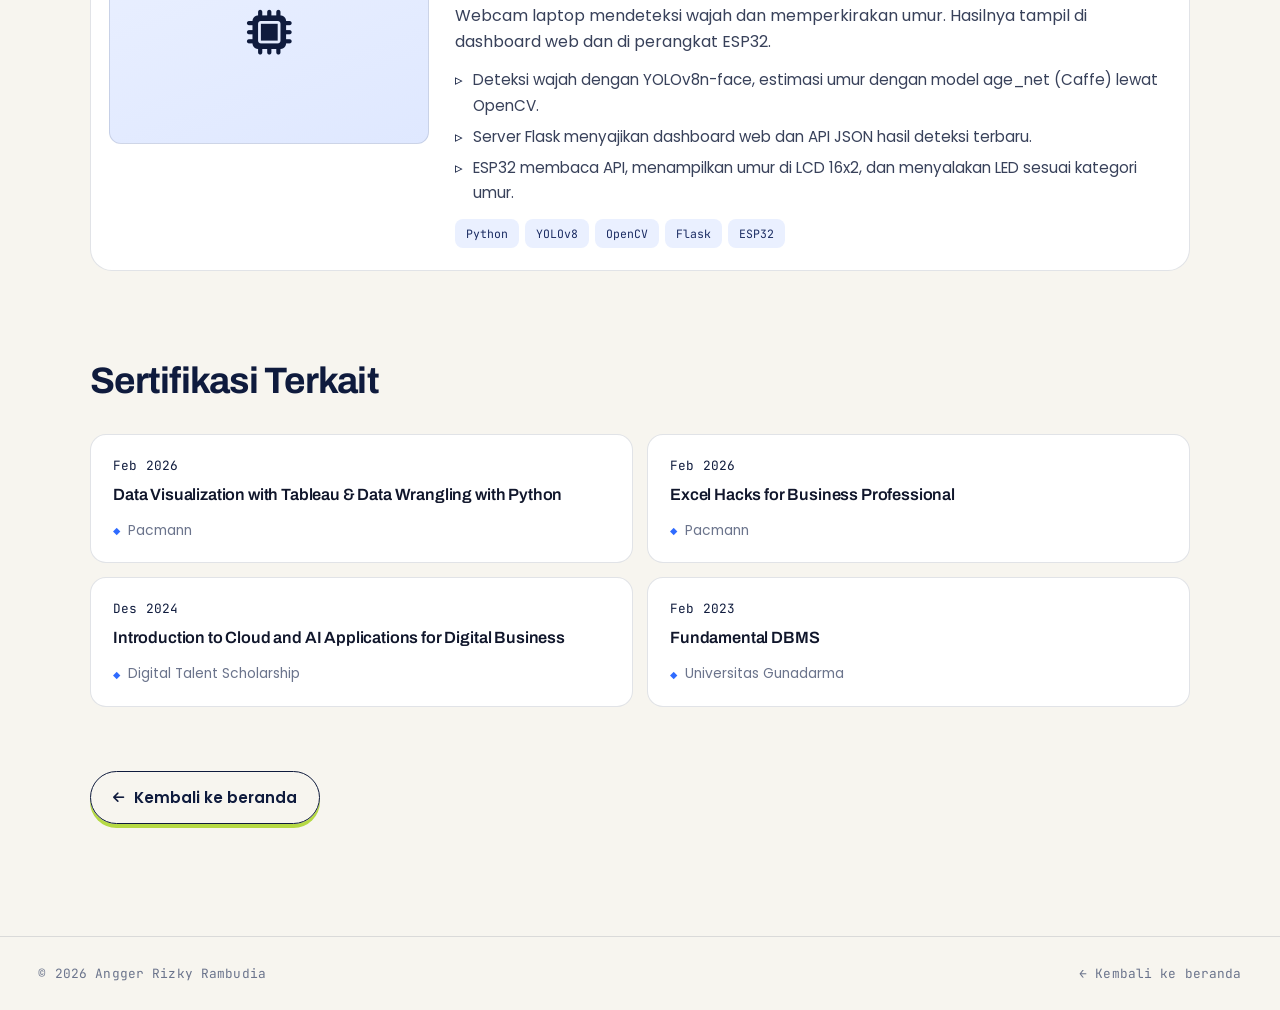
<file: project_data_analysis.html>
<!DOCTYPE html>
<html lang="id">
<head>
    <meta charset="UTF-8">
    <meta name="viewport" content="width=device-width, initial-scale=1.0">
    <title>Data & AI — Angger Rizky Rambudia</title>
    <meta name="description" content="Proyek data dan AI Angger Rizky Rambudia: Market Basket Analysis, dataset Banding Parfum, dan IoT Deteksi Umur.">
    <meta name="theme-color" content="#f7f5ef">
    <link rel="icon" href="data:image/svg+xml,%3Csvg xmlns='http://www.w3.org/2000/svg' viewBox='0 0 64 64'%3E%3Crect width='64' height='64' rx='16' fill='%23091214'/%3E%3Ctext x='50%25' y='56%25' text-anchor='middle' dominant-baseline='middle' font-family='monospace' font-weight='700' font-size='30' fill='%237fd1c1'%3E%3C/%3E%3C/text%3E%3C/svg%3E">
    <script>
        (function () {
            document.documentElement.classList.add('js');
            try {
                var t = localStorage.getItem('theme');
                if (t === 'light' || t === 'dark') document.documentElement.setAttribute('data-theme', t);
            } catch (e) {}
        })();
    </script>
    <link rel="preconnect" href="https://fonts.googleapis.com">
    <link rel="preconnect" href="https://fonts.gstatic.com" crossorigin>
    <link href="https://fonts.googleapis.com/css2?family=Archivo:ital,wdth,wght@0,62..125,400..900;1,62..125,400..900&family=JetBrains+Mono:wght@400;500;600&family=Poppins:wght@400;500;600;700&display=swap" rel="stylesheet">
    <link rel="stylesheet" href="https://cdnjs.cloudflare.com/ajax/libs/font-awesome/6.5.1/css/all.min.css">
    <link rel="stylesheet" href="style.css">
</head>
<body>
    <a href="#main" class="skip-link">Langsung ke konten</a>
    <div class="progress" aria-hidden="true"></div>
    <div class="cursor-glow" aria-hidden="true"></div>

    <header class="site-header">
        <nav class="wrap nav" aria-label="Navigasi utama">
            <a href="index.html" class="brand" aria-label="Angger, ke beranda">Portfolio</a>
            <ul class="nav-links" id="nav-links">
                <li><a href="project_web_development.html">Web Development</a></li>
                <li><a href="project_data_analysis.html" class="active" aria-current="page">Data &amp; AI</a></li>
                <li><a href="project_social_media.html">Social Media</a></li>
                <li><a href="index.html#contact">Kontak</a></li>
            </ul>
            <div class="nav-tools">
                <button type="button" class="icon-btn theme-toggle" aria-label="Ganti tema terang/gelap">
                    <i class="fas fa-sun"></i><i class="fas fa-moon"></i>
                </button>
                <button type="button" class="icon-btn nav-toggle" aria-label="Buka menu" aria-expanded="false" aria-controls="nav-links">
                    <i class="fas fa-bars"></i>
                </button>
            </div>
        </nav>
    </header>

    <main id="main">
        <section class="page-hero">
            <div class="aurora" aria-hidden="true"><span></span><span></span><span></span></div>
            <div class="wrap">
                <a class="back mono" href="index.html#projects"><i class="fas fa-arrow-left"></i> Semua proyek</a>
                <h1>Data <em>&amp; AI</em></h1>
                <p>Mengolah data mentah menjadi insight: pengumpulan, pembersihan, transformasi, analisis, dan visualisasi. Tools yang saya pakai antara lain Python (Pandas), Power BI, Tableau, Excel, dan SQL.</p>
            </div>
        </section>

        <section class="page-section">
            <div class="wrap">
                <nav class="subnav reveal" aria-label="Bagian halaman">
                    <a class="link" href="#data-analysis"><i class="fas fa-magnifying-glass-chart"></i> Data Analysis</a>
                    <a class="link" href="#data-visualization"><i class="fas fa-chart-column"></i> Data Visualization</a>
                    <a class="link" href="#ai-iot"><i class="fas fa-microchip"></i> AI &amp; IoT</a>
                    <a class="link" href="#sertifikasi"><i class="fas fa-award"></i> Sertifikasi</a>
                </nav>

                <h2 class="reveal" id="data-analysis">Data Analysis</h2>
                <div class="detail-list">
                    <article class="detail reveal">
                        <div class="detail-media"><img src="datnal.jpg" alt="Ilustrasi analisis data" loading="lazy"></div>
                        <div class="detail-body">
                            <span class="mono">Skripsi</span>
                            <h3>Market Basket Analysis — Algoritma Apriori</h3>
                            <p>Menganalisis data transaksi penjualan untuk menemukan menu yang sering dibeli bersamaan, lalu menyusun rekomendasi bundling menu.</p>
                            <ul>
                                <li>Data processing dan data cleaning pada data transaksi.</li>
                                <li>Transformasi data ke format keranjang belanja (basket).</li>
                                <li>Menjalankan algoritma Apriori untuk mencari frequent itemset.</li>
                                <li>Membentuk association rules sebagai dasar rekomendasi bundling.</li>
                            </ul>
                            <div class="tags"><span>Python</span><span>Pandas</span><span>Apriori</span><span>Association Rule Mining</span></div>
                        </div>
                    </article>
                    <article class="detail reveal">
                        <a class="detail-media" href="https://parfum-compare.vercel.app" target="_blank" rel="noopener"><img src="prev_parfum.jpg" alt="Halaman depan Banding Parfum" loading="lazy"></a>
                        <div class="detail-body">
                            <span class="mono">Data Pipeline &amp; Scoring</span>
                            <h3>Banding Parfum — Dataset &amp; Skor Value</h3>
                            <p>Membangun dataset 218 parfum dari 47 merek dengan script Python, lalu mengolahnya jadi skor yang bisa dibandingkan.</p>
                            <ul>
                                <li>Scraping dan parsing data harga, varian, dan rating dari toko resmi brand, Tokopedia, Fragrantica, dan Female Daily.</li>
                                <li>Pencocokan produk antar sumber, lalu digabung jadi satu master data (TSV) dan di-build ke JavaScript.</li>
                                <li>Skor value 0–100: kualitas (50% rating, 30% ketahanan, 20% proyeksi) dibanding harga per ml.</li>
                                <li>Kemiripan antar parfum dihitung dengan Jaccard similarity pada notes.</li>
                            </ul>
                            <div class="tags"><span>Python</span><span>Web Scraping</span><span>Data Cleaning</span><span>Jaccard Similarity</span></div>
                            <div class="links">
                                <a class="link link-primary" href="https://parfum-compare.vercel.app" target="_blank" rel="noopener"><i class="fas fa-arrow-up-right-from-square"></i> Demo</a>
                                <a class="link" href="https://github.com/anggerr24/parfum-compare/tree/main/tools" target="_blank" rel="noopener"><i class="fab fa-github"></i> Script data</a>
                            </div>
                        </div>
                    </article>
                    <article class="detail reveal">
                        <div class="detail-media icon"><i class="fas fa-ranking-star"></i></div>
                        <div class="detail-body">
                            <span class="mono">Analisis Keputusan</span>
                            <h3>LaptopVerse — Perangkingan dengan SAW</h3>
                            <p>Menerapkan Simple Additive Weighting: normalisasi tiap kriteria, pembobotan sesuai prioritas pengguna, lalu perangkingan alternatif laptop.</p>
                            <div class="tags"><span>SAW</span><span>MySQL</span><span>PHP</span></div>
                            <div class="links"><a class="link" href="project_web_development.html"><i class="fas fa-arrow-right"></i> Lihat di Web Development</a></div>
                        </div>
                    </article>
                </div>

                <h2 class="subhead reveal" id="data-visualization">Data Visualization</h2>
                <p class="sub-intro reveal">Dashboard interaktif Power BI dari praktikum dan tugas kuliah (Apr–Jun 2025): KPI, slicer, peta, dan tren. Klik untuk melihat ukuran penuh.</p>
                <div class="cert-gallery pbi-gallery">
                    <button type="button" class="cert-card glass tilt reveal" data-full="pbi/dashboard-penjualan-produk.png" data-caption="Dashboard Penjualan Produk · Power BI">
                        <span class="cert-frame"><img src="pbi/dashboard-penjualan-produk-thumb.jpg" alt="Dashboard Power BI penjualan produk per kategori dan provinsi" width="720" height="405" loading="lazy"><span class="cert-zoom"><i class="fas fa-expand"></i></span></span>
                        <span class="cert-info">
                            <span class="mono">Power BI · Learning Assignment</span>
                            <span class="cert-title">Dashboard Penjualan Produk</span>
                            <span class="cert-sub">KPI total penjualan Rp1,11 M dari 63 transaksi beserta rata-ratanya, penjualan per kategori &amp; provinsi, pie kategori harga, dan slicer tanggal.</span>
                        </span>
                    </button>
                    <button type="button" class="cert-card glass tilt reveal" style="--d:.08s" data-full="pbi/supermarket-sales.png" data-caption="Supermarket Sales · Power BI · tugas kelompok">
                        <span class="cert-frame"><img src="pbi/supermarket-sales-thumb.jpg" alt="Dashboard Power BI Supermarket Sales dengan peta per kota dan tren harian" width="720" height="405" loading="lazy"><span class="cert-zoom"><i class="fas fa-expand"></i></span></span>
                        <span class="cert-info">
                            <span class="mono">Power BI · tugas kelompok</span>
                            <span class="cert-title">Supermarket Sales</span>
                            <span class="cert-sub">Peta penjualan per kota, tren transaksi harian, dan total penjualan per product line.</span>
                        </span>
                    </button>
                    <button type="button" class="cert-card glass tilt reveal" data-full="pbi/penjualan-fastfood-p1.png|pbi/penjualan-fastfood-p2.png" data-caption="Penjualan Fast Food (hal. 1) · Power BI|Penjualan Fast Food (hal. 2: matrix &amp; slicer) · Power BI">
                        <span class="cert-frame"><img src="pbi/penjualan-fastfood-p1-thumb.jpg" alt="Dashboard Power BI penjualan fast food per produk, wilayah, dan jenis langganan" width="720" height="405" loading="lazy"><span class="pages-badge mono"><i class="far fa-clone"></i> 2 halaman</span><span class="cert-zoom"><i class="fas fa-expand"></i></span></span>
                        <span class="cert-info">
                            <span class="mono">Power BI · praktikum</span>
                            <span class="cert-title">Penjualan Fast Food</span>
                            <span class="cert-sub">Penjualan per produk, wilayah, dan jenis langganan. Halaman kedua berisi matrix dan slicer.</span>
                        </span>
                    </button>
                    <button type="button" class="cert-card glass tilt reveal" style="--d:.08s" data-full="pbi/penjualan-per-produk.png" data-caption="Penjualan per Produk · Power BI">
                        <span class="cert-frame"><img src="pbi/penjualan-per-produk-thumb.jpg" alt="Stacked bar chart Power BI penjualan per produk" width="720" height="405" loading="lazy"><span class="cert-zoom"><i class="fas fa-expand"></i></span></span>
                        <span class="cert-info">
                            <span class="mono">Power BI · praktikum</span>
                            <span class="cert-title">Penjualan per Produk</span>
                            <span class="cert-sub">Stacked bar chart transaksi, kuantitas, dan harga per produk.</span>
                        </span>
                    </button>
                </div>

                <h2 class="subhead reveal" id="ai-iot">AI &amp; IoT</h2>
                <div class="detail-list">
                    <article class="detail reveal">
                        <div class="detail-media icon"><i class="fas fa-microchip"></i></div>
                        <div class="detail-body">
                            <span class="mono">IoT · Computer Vision</span>
                            <h3>IoT Deteksi Umur</h3>
                            <p>Webcam laptop mendeteksi wajah dan memperkirakan umur. Hasilnya tampil di dashboard web dan di perangkat ESP32.</p>
                            <ul>
                                <li>Deteksi wajah dengan YOLOv8n-face, estimasi umur dengan model age_net (Caffe) lewat OpenCV.</li>
                                <li>Server Flask menyajikan dashboard web dan API JSON hasil deteksi terbaru.</li>
                                <li>ESP32 membaca API, menampilkan umur di LCD 16x2, dan menyalakan LED sesuai kategori umur.</li>
                            </ul>
                            <div class="tags"><span>Python</span><span>YOLOv8</span><span>OpenCV</span><span>Flask</span><span>ESP32</span></div>
                        </div>
                    </article>
                </div>

                <h2 class="subhead reveal" id="sertifikasi">Sertifikasi Terkait</h2>
                <ul class="certs">
                    <li class="cert reveal"><span class="mono">Feb 2026</span><h3>Data Visualization with Tableau &amp; Data Wrangling with Python</h3><p>Pacmann</p></li>
                    <li class="cert reveal"><span class="mono">Feb 2026</span><h3>Excel Hacks for Business Professional</h3><p>Pacmann</p></li>
                    <li class="cert reveal"><span class="mono">Des 2024</span><h3>Introduction to Cloud and AI Applications for Digital Business</h3><p>Digital Talent Scholarship</p></li>
                    <li class="cert reveal"><span class="mono">Feb 2023</span><h3>Fundamental DBMS</h3><p>Universitas Gunadarma</p></li>
                </ul>

                <dialog class="lightbox" aria-label="Pratinjau dashboard">
                    <button type="button" class="lb-close icon-btn" aria-label="Tutup"><i class="fas fa-xmark"></i></button>
                    <button type="button" class="lb-prev icon-btn" aria-label="Sebelumnya"><i class="fas fa-chevron-left"></i></button>
                    <figure>
                        <img alt="" class="lb-img">
                        <figcaption class="lb-cap mono"></figcaption>
                    </figure>
                    <button type="button" class="lb-next icon-btn" aria-label="Berikutnya"><i class="fas fa-chevron-right"></i></button>
                </dialog>

                <div class="page-back"><a href="index.html#projects" class="btn btn-ghost"><i class="fas fa-arrow-left"></i> Kembali ke beranda</a></div>
            </div>
        </section>
    </main>

    <footer class="site-footer">
        <div class="wrap">
            <span class="mono">© <span data-year>2026</span> Angger Rizky Rambudia</span>
            <a class="mono" href="index.html">← Kembali ke beranda</a>
        </div>
    </footer>

    <script src="main.js"></script>
</body>
</html>
</file>
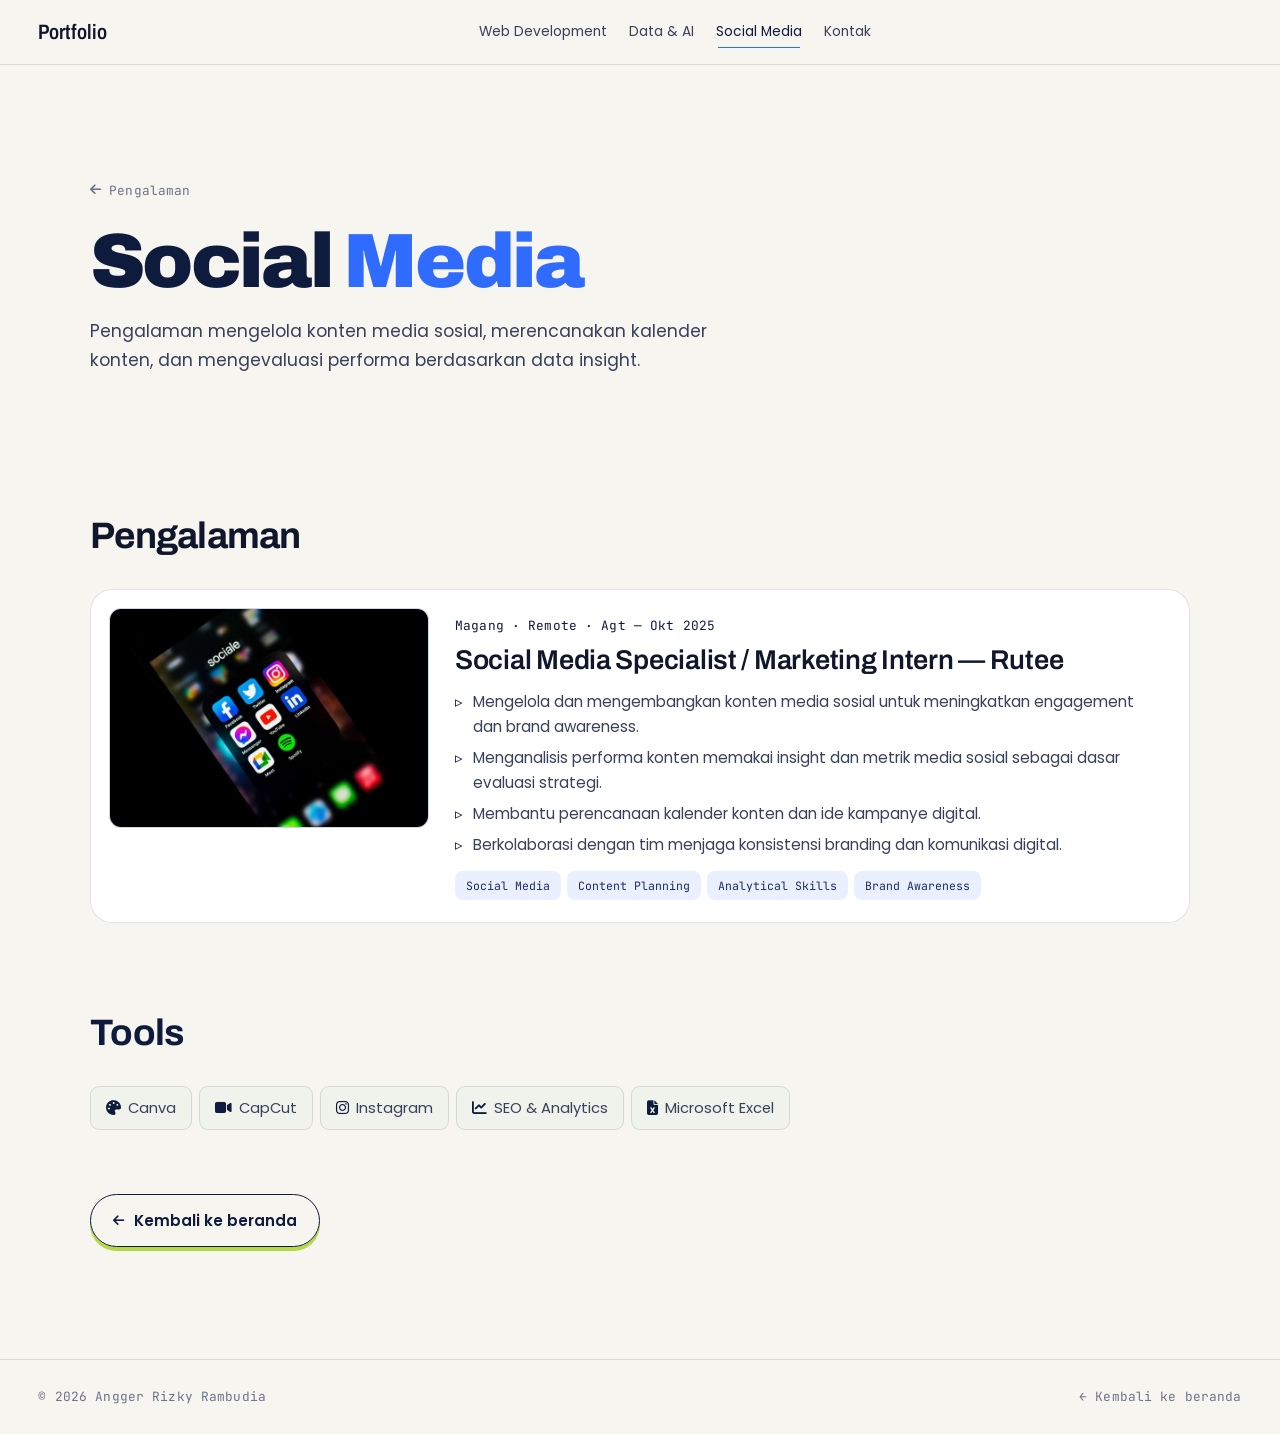
<file: project_social_media.html>
<!DOCTYPE html>
<html lang="id">
<head>
    <meta charset="UTF-8">
    <meta name="viewport" content="width=device-width, initial-scale=1.0">
    <title>Social Media — Angger Rizky Rambudia</title>
    <meta name="description" content="Pengalaman social media Angger Rizky Rambudia di Rutee.">
    <meta name="theme-color" content="#f7f5ef">
    <link rel="icon" href="data:image/svg+xml,%3Csvg xmlns='http://www.w3.org/2000/svg' viewBox='0 0 64 64'%3E%3Crect width='64' height='64' rx='16' fill='%23091214'/%3E%3Ctext x='50%25' y='56%25' text-anchor='middle' dominant-baseline='middle' font-family='monospace' font-weight='700' font-size='30' fill='%237fd1c1'%3E%3C/%3E%3C/text%3E%3C/svg%3E">
    <script>
        (function () {
            document.documentElement.classList.add('js');
            try {
                var t = localStorage.getItem('theme');
                if (t === 'light' || t === 'dark') document.documentElement.setAttribute('data-theme', t);
            } catch (e) {}
        })();
    </script>
    <link rel="preconnect" href="https://fonts.googleapis.com">
    <link rel="preconnect" href="https://fonts.gstatic.com" crossorigin>
    <link href="https://fonts.googleapis.com/css2?family=Archivo:ital,wdth,wght@0,62..125,400..900;1,62..125,400..900&family=JetBrains+Mono:wght@400;500;600&family=Poppins:wght@400;500;600;700&display=swap" rel="stylesheet">
    <link rel="stylesheet" href="https://cdnjs.cloudflare.com/ajax/libs/font-awesome/6.5.1/css/all.min.css">
    <link rel="stylesheet" href="style.css">
</head>
<body>
    <a href="#main" class="skip-link">Langsung ke konten</a>
    <div class="progress" aria-hidden="true"></div>
    <div class="cursor-glow" aria-hidden="true"></div>

    <header class="site-header">
        <nav class="wrap nav" aria-label="Navigasi utama">
            <a href="index.html" class="brand" aria-label="Angger, ke beranda">Portfolio</a>
            <ul class="nav-links" id="nav-links">
                <li><a href="project_web_development.html">Web Development</a></li>
                <li><a href="project_data_analysis.html">Data &amp; AI</a></li>
                <li><a href="project_social_media.html" class="active" aria-current="page">Social Media</a></li>
                <li><a href="index.html#contact">Kontak</a></li>
            </ul>
            <div class="nav-tools">
                <button type="button" class="icon-btn theme-toggle" aria-label="Ganti tema terang/gelap">
                    <i class="fas fa-sun"></i><i class="fas fa-moon"></i>
                </button>
                <button type="button" class="icon-btn nav-toggle" aria-label="Buka menu" aria-expanded="false" aria-controls="nav-links">
                    <i class="fas fa-bars"></i>
                </button>
            </div>
        </nav>
    </header>

    <main id="main">
        <section class="page-hero">
            <div class="aurora" aria-hidden="true"><span></span><span></span><span></span></div>
            <div class="wrap">
                <a class="back mono" href="index.html#experience"><i class="fas fa-arrow-left"></i> Pengalaman</a>
                <h1>Social <em>Media</em></h1>
                <p>Pengalaman mengelola konten media sosial, merencanakan kalender konten, dan mengevaluasi performa berdasarkan data insight.</p>
            </div>
        </section>

        <section class="page-section">
            <div class="wrap">
                <h2 class="reveal">Pengalaman</h2>
                <div class="detail-list">
                    <article class="detail reveal">
                        <div class="detail-media"><img src="sosmed.jpg" alt="Ilustrasi media sosial" loading="lazy"></div>
                        <div class="detail-body">
                            <span class="mono">Magang · Remote · Agt — Okt 2025</span>
                            <h3>Social Media Specialist / Marketing Intern — Rutee</h3>
                            <ul>
                                <li>Mengelola dan mengembangkan konten media sosial untuk meningkatkan engagement dan brand awareness.</li>
                                <li>Menganalisis performa konten memakai insight dan metrik media sosial sebagai dasar evaluasi strategi.</li>
                                <li>Membantu perencanaan kalender konten dan ide kampanye digital.</li>
                                <li>Berkolaborasi dengan tim menjaga konsistensi branding dan komunikasi digital.</li>
                            </ul>
                            <div class="tags"><span>Social Media</span><span>Content Planning</span><span>Analytical Skills</span><span>Brand Awareness</span></div>
                        </div>
                    </article>
                </div>

                <h2 class="subhead reveal">Tools</h2>
                <ul class="chips reveal">
                    <li><i class="fas fa-palette"></i> Canva</li>
                    <li><i class="fas fa-video"></i> CapCut</li>
                    <li><i class="fab fa-instagram"></i> Instagram</li>
                    <li><i class="fas fa-chart-line"></i> SEO &amp; Analytics</li>
                    <li><i class="fas fa-file-excel"></i> Microsoft Excel</li>
                </ul>

                <div class="page-back"><a href="index.html#experience" class="btn btn-ghost"><i class="fas fa-arrow-left"></i> Kembali ke beranda</a></div>
            </div>
        </section>
    </main>

    <footer class="site-footer">
        <div class="wrap">
            <span class="mono">© <span data-year>2026</span> Angger Rizky Rambudia</span>
            <a class="mono" href="index.html">← Kembali ke beranda</a>
        </div>
    </footer>

    <script src="main.js"></script>
</body>
</html>
</file>
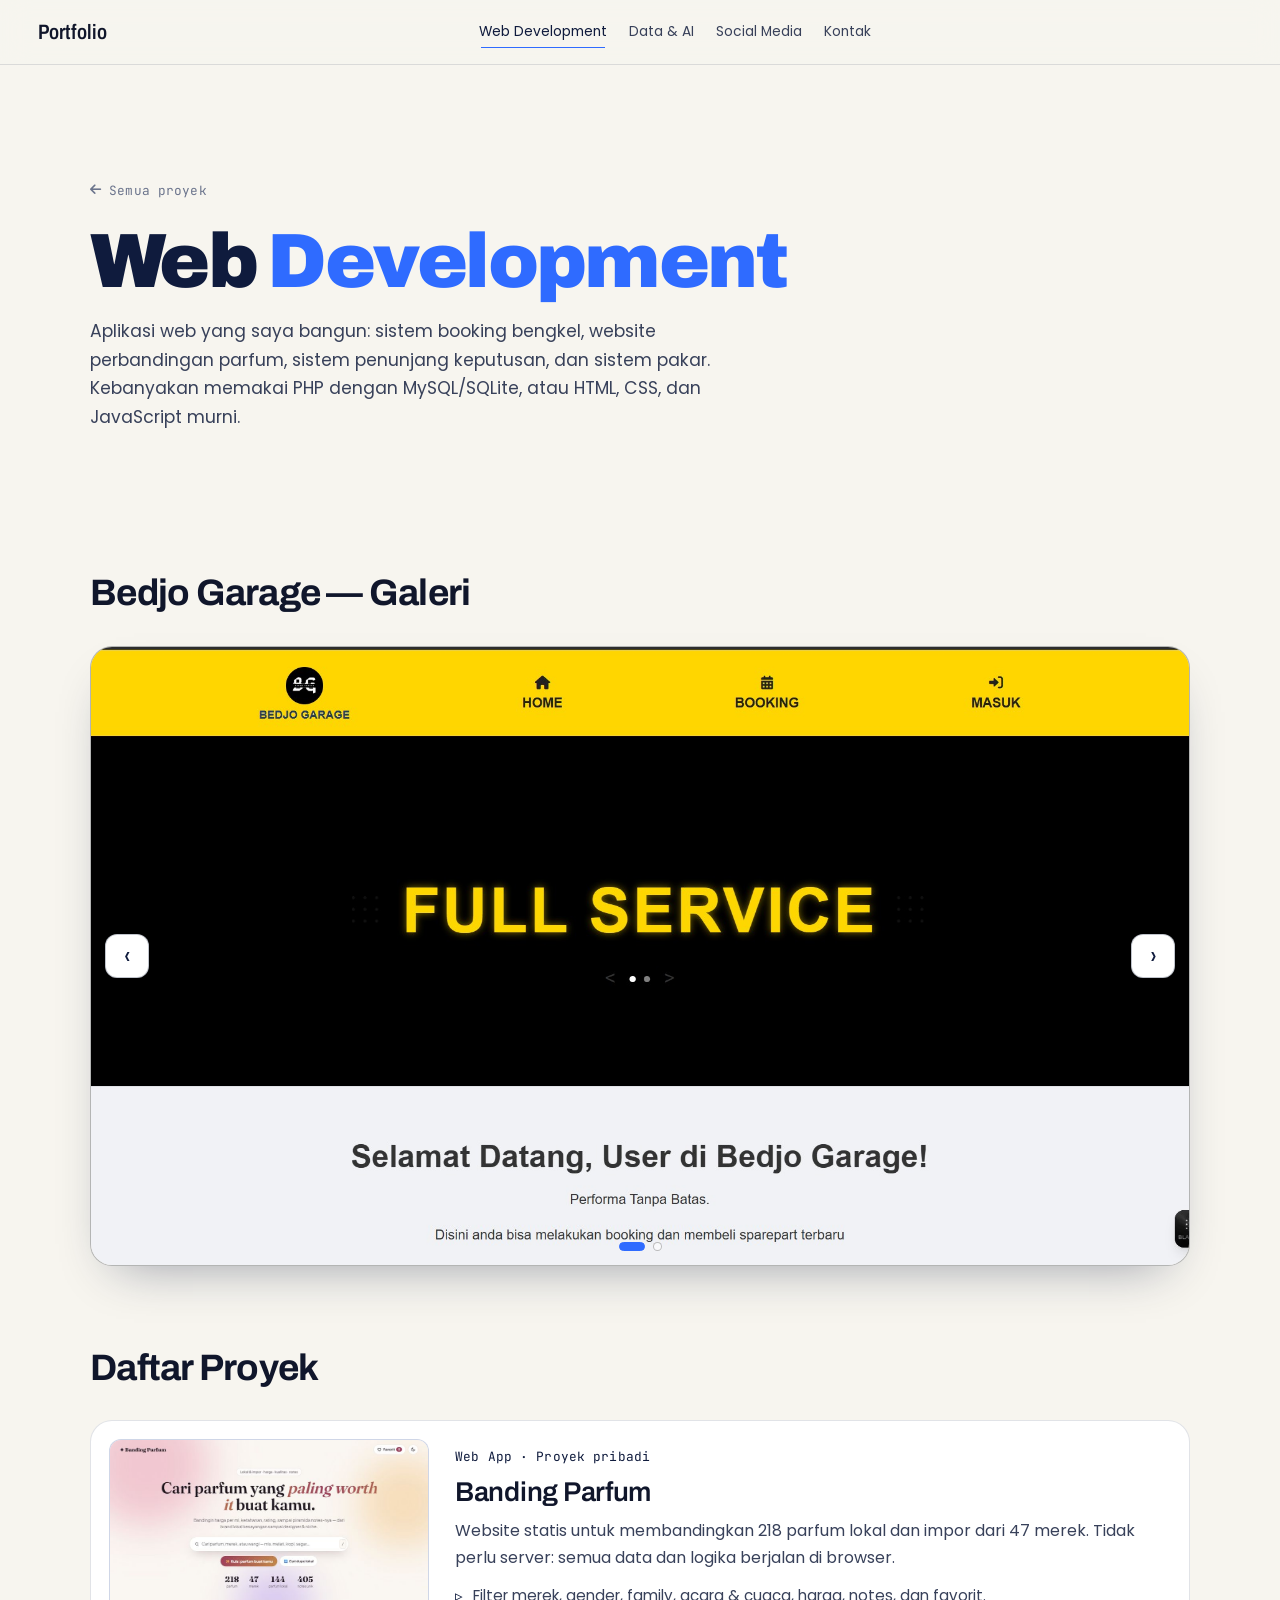
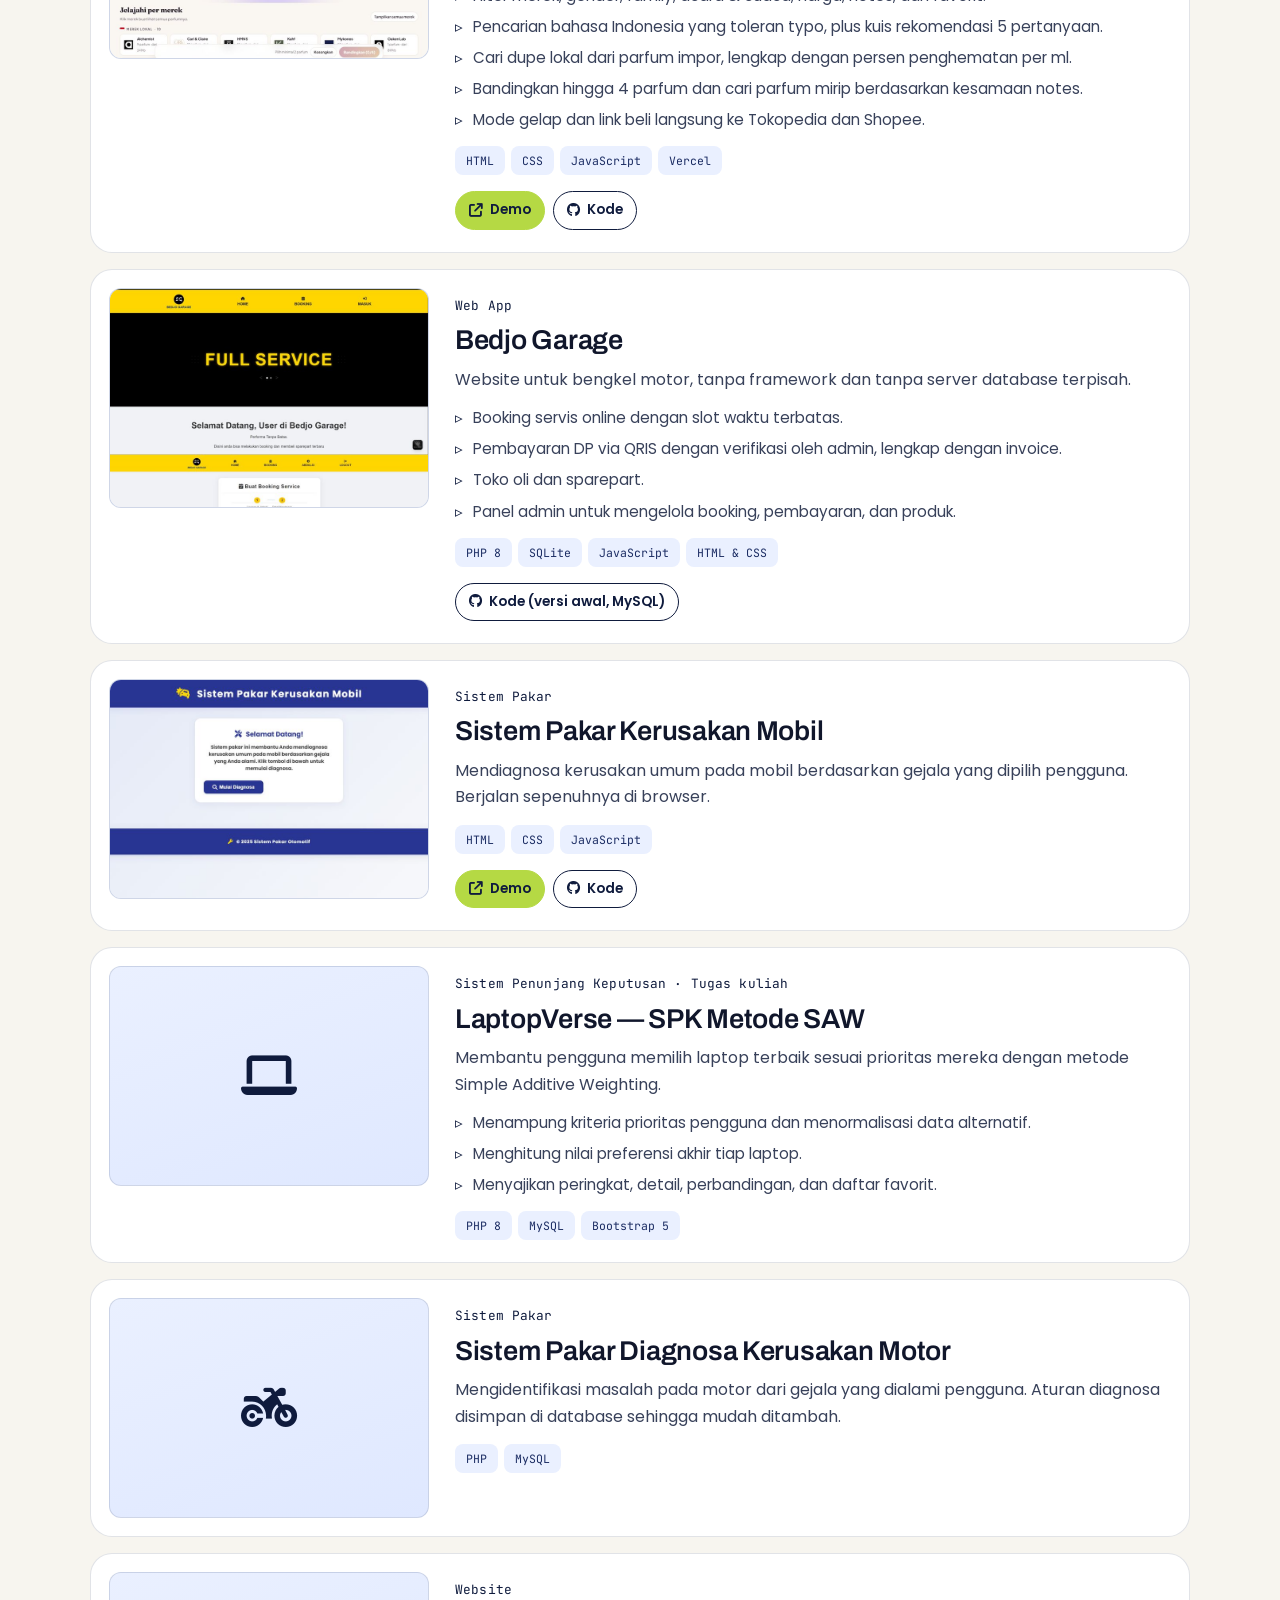
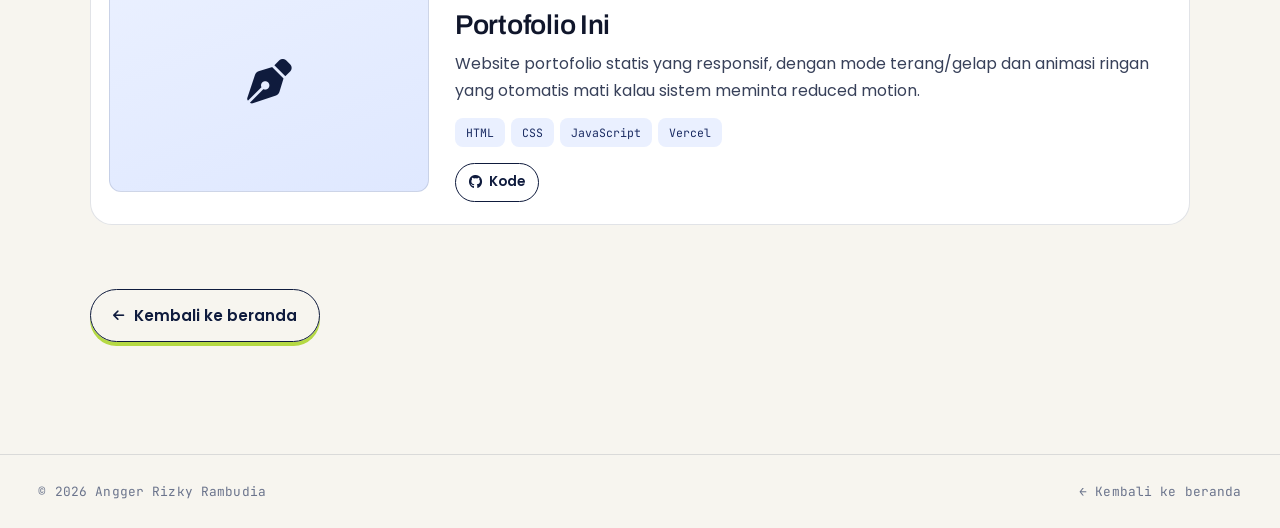
<file: project_web_development.html>
<!DOCTYPE html>
<html lang="id">
<head>
    <meta charset="UTF-8">
    <meta name="viewport" content="width=device-width, initial-scale=1.0">
    <title>Web Development — Angger Rizky Rambudia</title>
    <meta name="description" content="Proyek web development Angger Rizky Rambudia: Banding Parfum, Bedjo Garage, sistem pakar, dan SPK.">
    <meta name="theme-color" content="#f7f5ef">
    <link rel="icon" href="data:image/svg+xml,%3Csvg xmlns='http://www.w3.org/2000/svg' viewBox='0 0 64 64'%3E%3Crect width='64' height='64' rx='16' fill='%23091214'/%3E%3Ctext x='50%25' y='56%25' text-anchor='middle' dominant-baseline='middle' font-family='monospace' font-weight='700' font-size='30' fill='%237fd1c1'%3E%3C/%3E%3C/text%3E%3C/svg%3E">
    <script>
        (function () {
            document.documentElement.classList.add('js');
            try {
                var t = localStorage.getItem('theme');
                if (t === 'light' || t === 'dark') document.documentElement.setAttribute('data-theme', t);
            } catch (e) {}
        })();
    </script>
    <link rel="preconnect" href="https://fonts.googleapis.com">
    <link rel="preconnect" href="https://fonts.gstatic.com" crossorigin>
    <link href="https://fonts.googleapis.com/css2?family=Archivo:ital,wdth,wght@0,62..125,400..900;1,62..125,400..900&family=JetBrains+Mono:wght@400;500;600&family=Poppins:wght@400;500;600;700&display=swap" rel="stylesheet">
    <link rel="stylesheet" href="https://cdnjs.cloudflare.com/ajax/libs/font-awesome/6.5.1/css/all.min.css">
    <link rel="stylesheet" href="style.css">
</head>
<body>
    <a href="#main" class="skip-link">Langsung ke konten</a>
    <div class="progress" aria-hidden="true"></div>
    <div class="cursor-glow" aria-hidden="true"></div>

    <header class="site-header">
        <nav class="wrap nav" aria-label="Navigasi utama">
            <a href="index.html" class="brand" aria-label="Angger, ke beranda">Portfolio</a>
            <ul class="nav-links" id="nav-links">
                <li><a href="project_web_development.html" class="active" aria-current="page">Web Development</a></li>
                <li><a href="project_data_analysis.html">Data &amp; AI</a></li>
                <li><a href="project_social_media.html">Social Media</a></li>
                <li><a href="index.html#contact">Kontak</a></li>
            </ul>
            <div class="nav-tools">
                <button type="button" class="icon-btn theme-toggle" aria-label="Ganti tema terang/gelap">
                    <i class="fas fa-sun"></i><i class="fas fa-moon"></i>
                </button>
                <button type="button" class="icon-btn nav-toggle" aria-label="Buka menu" aria-expanded="false" aria-controls="nav-links">
                    <i class="fas fa-bars"></i>
                </button>
            </div>
        </nav>
    </header>

    <main id="main">
        <section class="page-hero">
            <div class="aurora" aria-hidden="true"><span></span><span></span><span></span></div>
            <div class="wrap">
                <a class="back mono" href="index.html#projects"><i class="fas fa-arrow-left"></i> Semua proyek</a>
                <h1>Web <em>Development</em></h1>
                <p>Aplikasi web yang saya bangun: sistem booking bengkel, website perbandingan parfum, sistem penunjang keputusan, dan sistem pakar. Kebanyakan memakai PHP dengan MySQL/SQLite, atau HTML, CSS, dan JavaScript murni.</p>
            </div>
        </section>

        <section class="page-section">
            <div class="wrap">
                <h2 class="reveal">Bedjo Garage — Galeri</h2>
                <div class="bengkel-slider reveal" aria-roledescription="carousel" aria-label="Galeri website Bedjo Garage">
                    <button class="bengkel-prev" aria-label="Sebelumnya">‹</button>
                    <div class="bengkel-viewport">
                        <div class="bengkel-track">
                            <div class="bengkel-slide"><img src="webproj_bengkel_1.jpg" alt="Website Bedjo Garage: halaman depan"></div>
                            <div class="bengkel-slide"><img src="webproj_bengkel_2.jpg" alt="Website Bedjo Garage: halaman layanan"></div>
                        </div>
                    </div>
                    <button class="bengkel-next" aria-label="Selanjutnya">›</button>
                    <div class="bengkel-dots" role="tablist" aria-label="Navigasi slide"></div>
                </div>

                <h2 class="reveal">Daftar Proyek</h2>
                <div class="detail-list">
                    <article class="detail reveal">
                        <a class="detail-media" href="https://parfum-compare.vercel.app" target="_blank" rel="noopener"><img src="prev_parfum.jpg" alt="Halaman depan Banding Parfum" loading="lazy"></a>
                        <div class="detail-body">
                            <span class="mono">Web App · Proyek pribadi</span>
                            <h3>Banding Parfum</h3>
                            <p>Website statis untuk membandingkan 218 parfum lokal dan impor dari 47 merek. Tidak perlu server: semua data dan logika berjalan di browser.</p>
                            <ul>
                                <li>Filter merek, gender, family, acara &amp; cuaca, harga, notes, dan favorit.</li>
                                <li>Pencarian bahasa Indonesia yang toleran typo, plus kuis rekomendasi 5 pertanyaan.</li>
                                <li>Cari dupe lokal dari parfum impor, lengkap dengan persen penghematan per ml.</li>
                                <li>Bandingkan hingga 4 parfum dan cari parfum mirip berdasarkan kesamaan notes.</li>
                                <li>Mode gelap dan link beli langsung ke Tokopedia dan Shopee.</li>
                            </ul>
                            <div class="tags"><span>HTML</span><span>CSS</span><span>JavaScript</span><span>Vercel</span></div>
                            <div class="links">
                                <a class="link link-primary" href="https://parfum-compare.vercel.app" target="_blank" rel="noopener"><i class="fas fa-arrow-up-right-from-square"></i> Demo</a>
                                <a class="link" href="https://github.com/anggerr24/parfum-compare" target="_blank" rel="noopener"><i class="fab fa-github"></i> Kode</a>
                            </div>
                        </div>
                    </article>

                    <article class="detail reveal">
                        <div class="detail-media"><img src="prev_bedjo.jpg" alt="Tampilan website Bedjo Garage" loading="lazy"></div>
                        <div class="detail-body">
                            <span class="mono">Web App</span>
                            <h3>Bedjo Garage</h3>
                            <p>Website untuk bengkel motor, tanpa framework dan tanpa server database terpisah.</p>
                            <ul>
                                <li>Booking servis online dengan slot waktu terbatas.</li>
                                <li>Pembayaran DP via QRIS dengan verifikasi oleh admin, lengkap dengan invoice.</li>
                                <li>Toko oli dan sparepart.</li>
                                <li>Panel admin untuk mengelola booking, pembayaran, dan produk.</li>
                            </ul>
                            <div class="tags"><span>PHP 8</span><span>SQLite</span><span>JavaScript</span><span>HTML &amp; CSS</span></div>
                            <div class="links">
                                <a class="link" href="https://github.com/anggerr24/bedjo_garage" target="_blank" rel="noopener"><i class="fab fa-github"></i> Kode (versi awal, MySQL)</a>
                            </div>
                        </div>
                    </article>

                    <article class="detail reveal">
                        <a class="detail-media" href="https://sistem-pakar-laptop-gamma.vercel.app" target="_blank" rel="noopener"><img src="prev_pakar_mobil.jpg" alt="Halaman depan Sistem Pakar Kerusakan Mobil" loading="lazy"></a>
                        <div class="detail-body">
                            <span class="mono">Sistem Pakar</span>
                            <h3>Sistem Pakar Kerusakan Mobil</h3>
                            <p>Mendiagnosa kerusakan umum pada mobil berdasarkan gejala yang dipilih pengguna. Berjalan sepenuhnya di browser.</p>
                            <div class="tags"><span>HTML</span><span>CSS</span><span>JavaScript</span></div>
                            <div class="links">
                                <a class="link link-primary" href="https://sistem-pakar-laptop-gamma.vercel.app" target="_blank" rel="noopener"><i class="fas fa-arrow-up-right-from-square"></i> Demo</a>
                                <a class="link" href="https://github.com/anggerr24/sistem_pakar_laptop" target="_blank" rel="noopener"><i class="fab fa-github"></i> Kode</a>
                            </div>
                        </div>
                    </article>

                    <article class="detail reveal">
                        <div class="detail-media icon"><i class="fas fa-laptop"></i></div>
                        <div class="detail-body">
                            <span class="mono">Sistem Penunjang Keputusan · Tugas kuliah</span>
                            <h3>LaptopVerse — SPK Metode SAW</h3>
                            <p>Membantu pengguna memilih laptop terbaik sesuai prioritas mereka dengan metode Simple Additive Weighting.</p>
                            <ul>
                                <li>Menampung kriteria prioritas pengguna dan menormalisasi data alternatif.</li>
                                <li>Menghitung nilai preferensi akhir tiap laptop.</li>
                                <li>Menyajikan peringkat, detail, perbandingan, dan daftar favorit.</li>
                            </ul>
                            <div class="tags"><span>PHP 8</span><span>MySQL</span><span>Bootstrap 5</span></div>
                        </div>
                    </article>

                    <article class="detail reveal">
                        <div class="detail-media icon"><i class="fas fa-motorcycle"></i></div>
                        <div class="detail-body">
                            <span class="mono">Sistem Pakar</span>
                            <h3>Sistem Pakar Diagnosa Kerusakan Motor</h3>
                            <p>Mengidentifikasi masalah pada motor dari gejala yang dialami pengguna. Aturan diagnosa disimpan di database sehingga mudah ditambah.</p>
                            <div class="tags"><span>PHP</span><span>MySQL</span></div>
                        </div>
                    </article>

                    <article class="detail reveal">
                        <div class="detail-media icon"><i class="fas fa-pen-nib"></i></div>
                        <div class="detail-body">
                            <span class="mono">Website</span>
                            <h3>Portofolio Ini</h3>
                            <p>Website portofolio statis yang responsif, dengan mode terang/gelap dan animasi ringan yang otomatis mati kalau sistem meminta reduced motion.</p>
                            <div class="tags"><span>HTML</span><span>CSS</span><span>JavaScript</span><span>Vercel</span></div>
                            <div class="links">
                                <a class="link" href="https://github.com/anggerr24/porto_angger" target="_blank" rel="noopener"><i class="fab fa-github"></i> Kode</a>
                            </div>
                        </div>
                    </article>
                </div>

                <div class="page-back"><a href="index.html#projects" class="btn btn-ghost"><i class="fas fa-arrow-left"></i> Kembali ke beranda</a></div>
            </div>
        </section>
    </main>

    <footer class="site-footer">
        <div class="wrap">
            <span class="mono">© <span data-year>2026</span> Angger Rizky Rambudia</span>
            <a class="mono" href="index.html">← Kembali ke beranda</a>
        </div>
    </footer>

    <script src="main.js"></script>
    <script src="bengkel-carousel.js"></script>
</body>
</html>
</file>
<file: style.css>
/* ============================================================
   Portofolio Angger Rizky Rambudia
   Tema: calm tech. Teal gelap, aksen mint & periwinkle.
   ============================================================ */

:root {
    --bg: #091214;
    --bg-2: #0d191c;
    --card: rgba(17, 31, 35, 0.86);
    --card-solid: #11201f;
    --line: rgba(150, 200, 192, 0.12);
    --line-strong: rgba(150, 200, 192, 0.24);
    --text: #e2ece9;
    --text-2: #b4c6c2;
    --muted: #7f9894;
    --accent: #7fd1c1;
    --accent-2: #9fb2ff;
    --accent-3: #e8cfa9;
    --accent-ink: #062320;
    --glow: rgba(127, 209, 193, 0.35);
    --grid: rgba(127, 209, 193, 0.05);
    --shadow: 0 20px 50px -20px rgba(0, 0, 0, 0.7);
    --header-bg: rgba(9, 18, 20, 0.72);

    --font-display: 'Space Grotesk', system-ui, sans-serif;
    --font-body: 'Inter', system-ui, -apple-system, 'Segoe UI', sans-serif;
    --font-mono: 'JetBrains Mono', ui-monospace, Consolas, monospace;

    --radius: 16px;
    --radius-lg: 22px;
    --ease: cubic-bezier(0.16, 1, 0.3, 1);
    --wrap: 1180px;
    --gutter: clamp(16px, 4vw, 40px);
    color-scheme: dark;
}

:root[data-theme="light"] {
    --bg: #edf3f1;
    --bg-2: #e3ecea;
    --card: rgba(255, 255, 255, 0.86);
    --card-solid: #ffffff;
    --line: rgba(20, 70, 64, 0.12);
    --line-strong: rgba(20, 70, 64, 0.22);
    --text: #0f2220;
    --text-2: #34504c;
    --muted: #5f7773;
    --accent: #2d8b7b;
    --accent-2: #5568c8;
    --accent-3: #b07d3c;
    --accent-ink: #ffffff;
    --glow: rgba(45, 139, 123, 0.25);
    --grid: rgba(45, 139, 123, 0.07);
    --shadow: 0 20px 50px -24px rgba(15, 50, 46, 0.35);
    --header-bg: rgba(237, 243, 241, 0.75);
    color-scheme: light;
}

/* ---------- Dasar ---------- */
*, *::before, *::after { margin: 0; padding: 0; box-sizing: border-box; }

html { scroll-behavior: smooth; scroll-padding-top: 84px; -webkit-text-size-adjust: 100%; }

body {
    font-family: var(--font-body);
    font-size: 16px;
    line-height: 1.65;
    color: var(--text);
    background: var(--bg);
    overflow-x: hidden;
    -webkit-font-smoothing: antialiased;
    transition: background-color 0.4s, color 0.4s;
}

img { max-width: 100%; display: block; }
a { color: inherit; text-decoration: none; }
ul, ol { list-style: none; }
button { font: inherit; color: inherit; background: none; border: 0; cursor: pointer; }
::selection { background: var(--accent); color: var(--accent-ink); }
:focus-visible { outline: 2px solid var(--accent); outline-offset: 3px; border-radius: 8px; }

.wrap { max-width: var(--wrap); margin: 0 auto; padding: 0 var(--gutter); }
.mono { font-family: var(--font-mono); font-size: 0.8rem; letter-spacing: 0.01em; }
.muted { color: var(--muted); }
.accent { color: var(--accent); }

.skip-link {
    position: absolute; left: 16px; top: -60px; z-index: 300;
    padding: 10px 14px; border-radius: 8px;
    background: var(--accent); color: var(--accent-ink);
}
.skip-link:focus { top: 12px; }

/* Latar global: grid halus + noise gradient */
body::before {
    content: '';
    position: fixed;
    inset: 0;
    z-index: -2;
    background-image:
        linear-gradient(var(--grid) 1px, transparent 1px),
        linear-gradient(90deg, var(--grid) 1px, transparent 1px);
    background-size: 56px 56px;
    mask-image: radial-gradient(ellipse 80% 60% at 50% 0%, #000 30%, transparent 75%);
    -webkit-mask-image: radial-gradient(ellipse 80% 60% at 50% 0%, #000 30%, transparent 75%);
    pointer-events: none;
}

/* Progress scroll */
.progress {
    position: fixed; top: 0; left: 0; right: 0; z-index: 200;
    height: 2px;
    transform-origin: 0 50%;
    transform: scaleX(var(--p, 0));
    background: linear-gradient(90deg, var(--accent), var(--accent-2));
    box-shadow: 0 0 12px var(--glow);
}

/* Cahaya yang mengikuti kursor */
.cursor-glow {
    position: fixed;
    left: 0; top: 0;
    z-index: -1;
    width: 520px; height: 520px;
    margin: -260px 0 0 -260px;
    border-radius: 50%;
    background: radial-gradient(circle, var(--glow) 0%, transparent 65%);
    opacity: 0.35;
    pointer-events: none;
    transform: translate3d(var(--cx, -999px), var(--cy, -999px), 0);
    transition: opacity 0.4s;
}
@media (hover: none) { .cursor-glow { display: none; } }

/* ---------- Header ---------- */
.site-header {
    position: sticky; top: 0; z-index: 100;
    background: var(--header-bg);
    backdrop-filter: blur(16px) saturate(140%);
    -webkit-backdrop-filter: blur(16px) saturate(140%);
    border-bottom: 1px solid transparent;
    transition: border-color 0.3s;
}
.site-header.scrolled { border-bottom-color: var(--line); }

.nav { display: flex; align-items: center; justify-content: space-between; gap: 16px; height: 68px; }

.brand {
    font-family: var(--font-mono);
    font-size: 1.05rem;
    font-weight: 600;
    color: var(--text);
}
.brand b { color: var(--accent); font-weight: 600; }
.brand .caret {
    display: inline-block; width: 8px; height: 1.05em; margin-left: 3px;
    vertical-align: -0.15em; background: var(--accent);
    animation: blink 1.1s steps(1) infinite;
}
@keyframes blink { 50% { opacity: 0; } }

.nav-links { display: flex; align-items: center; gap: 2px; }
.nav-links a {
    position: relative;
    display: block;
    padding: 8px 12px;
    border-radius: 999px;
    font-size: 0.9rem;
    color: var(--text-2);
    transition: color 0.2s;
}
.nav-links a::after {
    content: '';
    position: absolute; left: 12px; right: 12px; bottom: 3px;
    height: 1px;
    background: var(--accent);
    transform: scaleX(0);
    transform-origin: left;
    transition: transform 0.35s var(--ease);
}
.nav-links a:hover, .nav-links a.active { color: var(--text); }
.nav-links a:hover::after, .nav-links a.active::after { transform: scaleX(1); }

.nav-tools { display: flex; align-items: center; gap: 6px; }

.icon-btn {
    display: inline-grid; place-items: center;
    width: 40px; height: 40px;
    border-radius: 12px;
    border: 1px solid var(--line-strong);
    background: var(--card);
    color: var(--text);
    transition: border-color 0.2s, color 0.2s, transform 0.3s var(--ease);
}
.icon-btn:hover { border-color: var(--accent); color: var(--accent); }

.theme-toggle .fa-sun { display: inline; }
.theme-toggle .fa-moon { display: none; }
:root[data-theme="light"] .theme-toggle .fa-sun { display: none; }
:root[data-theme="light"] .theme-toggle .fa-moon { display: inline; }

.nav-toggle { display: none; }

/* ---------- Tombol ---------- */
.btn {
    position: relative;
    display: inline-flex; align-items: center; gap: 10px;
    padding: 13px 22px;
    border-radius: 12px;
    font-weight: 600; font-size: 0.95rem;
    color: var(--accent-ink);
    background: linear-gradient(135deg, var(--accent), var(--accent-2));
    background-size: 200% 200%;
    box-shadow: 0 8px 28px -10px var(--glow);
    transition: background-position 0.6s var(--ease), box-shadow 0.3s, transform 0.3s var(--ease);
    overflow: hidden;
}
.btn::after {
    content: '';
    position: absolute; inset: 0;
    background: linear-gradient(110deg, transparent 30%, rgba(255, 255, 255, 0.45) 50%, transparent 70%);
    transform: translateX(-120%);
    transition: transform 0.8s var(--ease);
}
.btn:hover { background-position: 100% 50%; box-shadow: 0 12px 36px -10px var(--glow); }
.btn:hover::after { transform: translateX(120%); }
.btn i { font-size: 0.85em; }

.btn-ghost {
    color: var(--text);
    background: var(--card);
    border: 1px solid var(--line-strong);
    box-shadow: none;
}
.btn-ghost::after { display: none; }
.btn-ghost:hover { border-color: var(--accent); color: var(--accent); box-shadow: 0 0 0 4px rgba(127, 209, 193, 0.08); }

/* ---------- Hero ---------- */
.hero {
    position: relative;
    min-height: calc(100vh - 68px);
    min-height: calc(100svh - 68px);
    display: flex;
    flex-direction: column;
    justify-content: center;
    padding: clamp(40px, 6vw, 72px) 0 clamp(40px, 6vw, 64px);
    overflow: hidden;
    isolation: isolate;
}

#net {
    position: absolute; inset: 0;
    z-index: -1;
    width: 100%; height: 100%;
}

.aurora { position: absolute; inset: 0; z-index: -2; overflow: hidden; pointer-events: none; }
.aurora span {
    position: absolute;
    width: 46vw; height: 46vw;
    max-width: 640px; max-height: 640px;
    border-radius: 50%;
    filter: blur(80px);
    opacity: 0.32;
    animation: drift 22s ease-in-out infinite alternate;
}
.aurora span:nth-child(1) { left: -8%; top: -18%; background: var(--accent); }
.aurora span:nth-child(2) { right: -10%; top: 8%; background: var(--accent-2); animation-duration: 28s; animation-delay: -6s; }
.aurora span:nth-child(3) { left: 30%; bottom: -30%; background: var(--accent-3); opacity: 0.16; animation-duration: 32s; animation-delay: -12s; }
:root[data-theme="light"] .aurora span { opacity: 0.22; }
@keyframes drift {
    0% { transform: translate(0, 0) scale(1); }
    50% { transform: translate(6vw, 4vh) scale(1.1); }
    100% { transform: translate(-4vw, 8vh) scale(0.95); }
}

.hero-grid {
    display: grid;
    grid-template-columns: minmax(0, 1.25fr) minmax(0, 1fr);
    gap: clamp(32px, 6vw, 72px);
    align-items: center;
}

.status {
    display: inline-flex; align-items: center; gap: 10px;
    padding: 7px 14px 7px 12px;
    border: 1px solid var(--line-strong);
    border-radius: 999px;
    background: var(--card);
    color: var(--text-2);
}
.status .dot {
    position: relative;
    width: 8px; height: 8px; border-radius: 50%;
    background: var(--accent);
}
.status .dot::after {
    content: '';
    position: absolute; inset: -4px;
    border-radius: 50%;
    border: 1px solid var(--accent);
    animation: ping 2s var(--ease) infinite;
}
@keyframes ping { 0% { transform: scale(0.6); opacity: 1; } 100% { transform: scale(2.2); opacity: 0; } }

.hero-hello { display: block; margin-top: 28px; color: var(--accent); }

.hero h1 {
    margin: 10px 0 14px;
    font-family: var(--font-display);
    font-weight: 700;
    font-size: clamp(2.8rem, 7.2vw, 5.6rem);
    line-height: 0.98;
    letter-spacing: -0.035em;
}
.gradient-text {
    background: linear-gradient(100deg, var(--text) 0%, var(--accent) 40%, var(--accent-2) 70%, var(--text) 100%);
    background-size: 250% 100%;
    -webkit-background-clip: text;
    background-clip: text;
    color: transparent;
    animation: shine 9s ease-in-out infinite;
}
@keyframes shine { 0%, 100% { background-position: 0% 50%; } 50% { background-position: 100% 50%; } }

.hero-role {
    min-height: 1.6em;
    font-family: var(--font-mono);
    font-size: clamp(1rem, 2vw, 1.25rem);
    color: var(--text-2);
}
.hero-role .prompt { color: var(--accent); }
.hero-role .cursor {
    display: inline-block; width: 0.55em; height: 1.1em; margin-left: 2px;
    vertical-align: -0.2em; background: var(--accent-2);
    animation: blink 1s steps(1) infinite;
}

.hero-lead {
    max-width: 560px;
    margin-top: 18px;
    font-size: clamp(1rem, 1.5vw, 1.12rem);
    color: var(--text-2);
}
.hero-lead strong { color: var(--text); font-weight: 600; }

.hero-actions { display: flex; flex-wrap: wrap; gap: 12px; margin-top: 30px; }
.socials { display: flex; gap: 8px; margin-top: 26px; }

/* Foto dengan cincin berputar + chip melayang */
.hero-visual {
    position: relative;
    justify-self: center;
    width: min(100%, 400px);
    aspect-ratio: 1;
}
.ring {
    position: absolute; inset: 0;
    border-radius: 50%;
    padding: 3px;
    background: conic-gradient(from var(--angle, 0deg), var(--accent), transparent 30%, var(--accent-2) 55%, transparent 80%, var(--accent));
    animation: spin 8s linear infinite;
    -webkit-mask: linear-gradient(#000 0 0) content-box, linear-gradient(#000 0 0);
    -webkit-mask-composite: xor;
    mask-composite: exclude;
}
@property --angle { syntax: '<angle>'; initial-value: 0deg; inherits: false; }
@keyframes spin { to { --angle: 360deg; } }

.orbit {
    position: absolute; inset: -22px;
    border: 1px dashed var(--line-strong);
    border-radius: 50%;
    animation: rotate 40s linear infinite;
}
.orbit::before {
    content: '';
    position: absolute; top: 50%; left: -5px;
    width: 10px; height: 10px; border-radius: 50%;
    background: var(--accent-2);
    box-shadow: 0 0 14px var(--accent-2);
}
@keyframes rotate { to { transform: rotate(360deg); } }

.photo {
    position: absolute; inset: 14px;
    border-radius: 50%;
    overflow: hidden;
    background: var(--bg-2);
    box-shadow: 0 0 60px -10px var(--glow);
}
.photo img { width: 100%; height: 100%; object-fit: cover; object-position: 50% 50%; }

.chip-float {
    position: absolute;
    display: inline-flex; align-items: center; gap: 8px;
    padding: 8px 12px;
    border-radius: 12px;
    border: 1px solid var(--line-strong);
    background: var(--card);
    font-family: var(--font-mono);
    font-size: 0.78rem;
    color: var(--text);
    box-shadow: var(--shadow);
    animation: bob 6s ease-in-out infinite;
}
.chip-float i { color: var(--accent); font-size: 1rem; }
.chip-float.c1 { top: 6%; left: -8%; }
.chip-float.c2 { top: 18%; right: -10%; animation-delay: -1.5s; }
.chip-float.c3 { bottom: 18%; left: -12%; animation-delay: -3s; }
.chip-float.c4 { bottom: 4%; right: -2%; animation-delay: -4.5s; }
@keyframes bob { 0%, 100% { transform: translateY(0); } 50% { transform: translateY(-12px); } }

/* Angka */
.facts {
    display: grid;
    grid-template-columns: repeat(4, minmax(0, 1fr));
    gap: 12px;
    margin-top: clamp(40px, 6vw, 72px);
}
.fact {
    padding: 18px 20px;
    border: 1px solid var(--line);
    border-radius: var(--radius);
    background: var(--card);
}
.fact-num {
    display: block;
    font-family: var(--font-display);
    font-weight: 700;
    font-size: clamp(1.8rem, 3.6vw, 2.6rem);
    line-height: 1;
    color: var(--text);
}
.fact-num small { font-size: 0.55em; color: var(--accent); margin-left: 2px; }
.fact-label { display: block; margin-top: 8px; color: var(--muted); font-size: 0.86rem; }

.scroll-hint {
    position: absolute; left: 50%; bottom: 18px;
    width: 22px; height: 36px;
    margin-left: -11px;
    border: 1.5px solid var(--line-strong);
    border-radius: 12px;
}
.scroll-hint::after {
    content: '';
    position: absolute; left: 50%; top: 7px;
    width: 3px; height: 7px; margin-left: -1.5px;
    border-radius: 2px;
    background: var(--accent);
    animation: wheel 1.8s var(--ease) infinite;
}
@keyframes wheel { 0% { transform: translateY(0); opacity: 1; } 100% { transform: translateY(12px); opacity: 0; } }

/* ---------- Marquee ---------- */
.marquee {
    position: relative;
    overflow: hidden;
    padding: 18px 0;
    border-block: 1px solid var(--line);
    background: var(--bg-2);
    mask-image: linear-gradient(90deg, transparent, #000 10%, #000 90%, transparent);
    -webkit-mask-image: linear-gradient(90deg, transparent, #000 10%, #000 90%, transparent);
}
.marquee-track {
    display: flex;
    gap: 40px;
    width: max-content;
    animation: marquee 38s linear infinite;
}
.marquee:hover .marquee-track { animation-play-state: paused; }
.marquee-track span {
    display: inline-flex; align-items: center; gap: 10px;
    font-family: var(--font-mono);
    font-size: 0.92rem;
    color: var(--text-2);
    white-space: nowrap;
}
.marquee-track i { color: var(--accent); }
@keyframes marquee { to { transform: translateX(-50%); } }

/* ---------- Section ---------- */
.section { position: relative; padding: clamp(80px, 11vw, 136px) 0; }

.section-head { margin-bottom: clamp(36px, 5vw, 60px); max-width: 720px; }
.eyebrow {
    display: inline-flex; align-items: center; gap: 10px;
    color: var(--accent);
}
.eyebrow::before { content: ''; width: 28px; height: 1px; background: currentColor; }
.section-head h2 {
    margin: 14px 0 14px;
    font-family: var(--font-display);
    font-weight: 700;
    font-size: clamp(2.2rem, 5vw, 3.6rem);
    line-height: 1.02;
    letter-spacing: -0.03em;
}
.section-head h2 .hl {
    background: linear-gradient(90deg, var(--accent), var(--accent-2));
    -webkit-background-clip: text;
    background-clip: text;
    color: transparent;
}
.section-head p { color: var(--text-2); max-width: 600px; }

/* Kartu kaca dengan spotlight */
.glass {
    position: relative;
    border: 1px solid var(--line);
    border-radius: var(--radius);
    background: var(--card);
    overflow: hidden;
    transition: border-color 0.3s, transform 0.5s var(--ease), box-shadow 0.4s;
}
.glass::before {
    content: '';
    position: absolute; inset: 0;
    border-radius: inherit;
    background: radial-gradient(420px circle at var(--mx, 50%) var(--my, 50%), rgba(127, 209, 193, 0.12), transparent 45%);
    opacity: 0;
    transition: opacity 0.4s;
    pointer-events: none;
}
.glass:hover { border-color: var(--line-strong); box-shadow: var(--shadow); }
.glass:hover::before { opacity: 1; }

/* ---------- Tentang ---------- */
.about { display: grid; grid-template-columns: minmax(0, 1.1fr) minmax(0, 1fr); gap: clamp(28px, 5vw, 64px); align-items: start; }
.about-text p { font-size: 1.06rem; color: var(--text-2); }
.about-text p + p { margin-top: 18px; }
.about-text strong { color: var(--text); font-weight: 600; }

.terminal { margin-top: 28px; font-family: var(--font-mono); font-size: 0.85rem; }
.terminal-bar {
    display: flex; align-items: center; gap: 7px;
    padding: 11px 14px;
    border-bottom: 1px solid var(--line);
    color: var(--muted);
}
.terminal-bar i { width: 10px; height: 10px; border-radius: 50%; background: var(--line-strong); }
.terminal-bar i:nth-child(1) { background: #e8837a; }
.terminal-bar i:nth-child(2) { background: #e8c27a; }
.terminal-bar i:nth-child(3) { background: #7fd19a; }
.terminal-bar span { margin-left: 8px; font-size: 0.78rem; }
.terminal-body { padding: 16px 18px 18px; min-height: 196px; color: var(--text-2); white-space: pre-wrap; }
.terminal-body .p { color: var(--accent); }
.terminal-body .k { color: var(--accent-2); }
.terminal-body .s { color: var(--accent-3); }

.focus-grid { display: grid; grid-template-columns: repeat(2, minmax(0, 1fr)); gap: 12px; }
.focus { padding: 22px; }
.focus i {
    display: grid; place-items: center;
    width: 44px; height: 44px;
    margin-bottom: 16px;
    border-radius: 12px;
    background: linear-gradient(135deg, rgba(127, 209, 193, 0.16), rgba(159, 178, 255, 0.16));
    color: var(--accent);
    font-size: 1.05rem;
}
.focus h3 { font-family: var(--font-display); font-size: 1.08rem; font-weight: 600; }
.focus p { margin-top: 4px; color: var(--muted); font-size: 0.92rem; }

/* ---------- Pengalaman: timeline ---------- */
.timeline { position: relative; padding-left: 36px; }
.timeline::before, .timeline-fill {
    content: '';
    position: absolute; left: 7px; top: 6px; bottom: 6px;
    width: 2px;
    border-radius: 2px;
    background: var(--line);
}
.timeline-fill {
    background: linear-gradient(var(--accent), var(--accent-2));
    box-shadow: 0 0 12px var(--glow);
    transform-origin: top;
    transform: scaleY(var(--fill, 0));
}
.tl-item { position: relative; padding-bottom: 22px; }
.tl-item:last-child { padding-bottom: 0; }
.tl-item::before {
    content: '';
    position: absolute; left: -36px; top: 26px;
    width: 16px; height: 16px;
    border-radius: 50%;
    border: 2px solid var(--line-strong);
    background: var(--bg);
    transition: border-color 0.4s, box-shadow 0.4s, background-color 0.4s;
}
.tl-item.lit::before { border-color: var(--accent); background: var(--accent); box-shadow: 0 0 0 5px rgba(127, 209, 193, 0.15), 0 0 16px var(--glow); }
.tl-card { padding: 22px 24px; }
.tl-meta { color: var(--accent); }
.tl-card h3 { margin-top: 6px; font-family: var(--font-display); font-size: 1.3rem; font-weight: 600; line-height: 1.25; }
.tl-org { color: var(--text-2); font-size: 0.95rem; }
.tl-card ul { margin-top: 12px; display: grid; gap: 6px; }
.tl-card li, .bullets li { position: relative; padding-left: 18px; color: var(--text-2); font-size: 0.95rem; }
.tl-card li::before, .bullets li::before {
    content: '▹';
    position: absolute; left: 0; top: 0;
    color: var(--accent);
}

.tags { display: flex; flex-wrap: wrap; gap: 6px; margin-top: 14px; }
.tags span {
    padding: 4px 10px;
    border-radius: 8px;
    border: 1px solid var(--line);
    background: rgba(127, 209, 193, 0.06);
    font-family: var(--font-mono);
    font-size: 0.72rem;
    color: var(--text-2);
}

.subhead {
    margin: clamp(56px, 8vw, 80px) 0 22px;
    font-family: var(--font-display);
    font-weight: 700;
    font-size: clamp(1.6rem, 3vw, 2.2rem);
    letter-spacing: -0.02em;
}

.edu-grid { display: grid; grid-template-columns: repeat(2, minmax(0, 1fr)); gap: 14px; }
.edu { display: flex; gap: 18px; padding: 24px; }
.edu > i {
    flex: none;
    display: grid; place-items: center;
    width: 48px; height: 48px;
    border-radius: 14px;
    background: linear-gradient(135deg, rgba(127, 209, 193, 0.16), rgba(159, 178, 255, 0.16));
    color: var(--accent);
    font-size: 1.15rem;
}
.edu .mono { color: var(--accent); }
.edu h3 { margin: 4px 0 2px; font-family: var(--font-display); font-size: 1.2rem; font-weight: 600; }
.edu p { color: var(--text-2); font-size: 0.95rem; }
.edu p.muted { color: var(--muted); font-size: 0.9rem; }

/* ---------- Proyek ---------- */
.filters { display: flex; flex-wrap: wrap; gap: 8px; margin-bottom: 28px; }
.filter {
    position: relative;
    padding: 9px 16px;
    border-radius: 10px;
    border: 1px solid var(--line-strong);
    background: var(--card);
    font-family: var(--font-mono);
    font-size: 0.82rem;
    color: var(--text-2);
    transition: color 0.2s, border-color 0.2s, background-color 0.2s;
}
.filter:hover { color: var(--text); border-color: var(--accent); }
.filter.active { color: var(--accent-ink); background: var(--accent); border-color: var(--accent); }
.filter .count { margin-left: 6px; opacity: 0.6; }

.projects { display: flex; flex-wrap: wrap; justify-content: center; gap: 18px; }
.project { flex: 0 1 calc((100% - 36px) / 3); min-width: 0; }
.project { display: flex; flex-direction: column; transform-style: preserve-3d; }
.project:hover { will-change: transform; }
.project.hidden { display: none; }

/* Bingkai browser */
.browser { position: relative; display: block; border-bottom: 1px solid var(--line); background: var(--bg-2); }
.browser-bar {
    display: flex; align-items: center; gap: 6px;
    height: 30px; padding: 0 12px;
    border-bottom: 1px solid var(--line);
    background: var(--card-solid);
}
.browser-bar i { width: 8px; height: 8px; border-radius: 50%; background: var(--line-strong); }
.browser-bar i:nth-child(1) { background: #e8837a; }
.browser-bar i:nth-child(2) { background: #e8c27a; }
.browser-bar i:nth-child(3) { background: #7fd19a; }
.browser-bar .url {
    flex: 1;
    margin-left: 8px;
    padding: 3px 10px;
    border-radius: 6px;
    background: var(--bg-2);
    font-family: var(--font-mono);
    font-size: 0.68rem;
    color: var(--muted);
    white-space: nowrap;
    overflow: hidden;
    text-overflow: ellipsis;
}
.browser-bar .live {
    display: inline-flex; align-items: center; gap: 5px;
    font-family: var(--font-mono); font-size: 0.66rem; color: var(--accent);
}
.browser-bar .live::before {
    content: ''; width: 6px; height: 6px; border-radius: 50%;
    background: var(--accent); box-shadow: 0 0 8px var(--accent);
    animation: blink 1.6s steps(1) infinite;
}

.shot { position: relative; aspect-ratio: 16 / 10; overflow: hidden; }
.shot img {
    width: 100%;
    height: auto;
    transform: translateY(0);
    transition: transform var(--dur, 4s) cubic-bezier(0.45, 0, 0.55, 1);
}
.project:hover .shot img, .project:focus-within .shot img { transform: translateY(var(--shift, 0)); }
.shot::after {
    content: attr(data-hint);
    position: absolute; right: 10px; bottom: 10px;
    padding: 4px 9px;
    border-radius: 6px;
    background: rgba(6, 20, 20, 0.7);
    color: #cfe9e4;
    font-family: var(--font-mono);
    font-size: 0.66rem;
    opacity: 1;
    transition: opacity 0.3s;
    pointer-events: none;
}
.shot:not([data-hint])::after { display: none; }
.project:hover .shot::after { opacity: 0; }

/* Visual animasi untuk proyek tanpa web live */
.viz {
    position: relative;
    aspect-ratio: 16 / 10;
    display: grid; place-items: center;
    overflow: hidden;
    background:
        radial-gradient(circle at 30% 20%, rgba(127, 209, 193, 0.14), transparent 55%),
        radial-gradient(circle at 80% 90%, rgba(159, 178, 255, 0.14), transparent 55%),
        var(--bg-2);
}
.viz::before {
    content: '';
    position: absolute; inset: 0;
    background-image:
        linear-gradient(var(--grid) 1px, transparent 1px),
        linear-gradient(90deg, var(--grid) 1px, transparent 1px);
    background-size: 22px 22px;
}
.viz svg { position: relative; width: 78%; height: auto; overflow: visible; }
.viz .stroke { stroke: var(--accent); }
.viz .stroke-2 { stroke: var(--accent-2); }
.viz .fill { fill: var(--accent); }
.viz .fill-2 { fill: var(--accent-2); }
.viz .fill-bg { fill: var(--card-solid); }
.viz .txt { fill: var(--text-2); font-family: var(--font-mono); font-size: 11px; }
.viz .dash { stroke-dasharray: 5 6; animation: dash 1.6s linear infinite; }
@keyframes dash { to { stroke-dashoffset: -22; } }
.viz .pulse { animation: vpulse 2.4s ease-in-out infinite; transform-box: fill-box; transform-origin: center; }
.viz .pulse.d1 { animation-delay: -0.6s; }
.viz .pulse.d2 { animation-delay: -1.2s; }
.viz .pulse.d3 { animation-delay: -1.8s; }
@keyframes vpulse { 0%, 100% { opacity: 0.55; transform: scale(1); } 50% { opacity: 1; transform: scale(1.12); } }
.viz .bar { transform-box: fill-box; transform-origin: left center; animation: grow 3.2s var(--ease) infinite alternate; }
.viz .bar.b2 { animation-delay: -0.8s; }
.viz .bar.b3 { animation-delay: -1.6s; }
.viz .bar.b4 { animation-delay: -2.4s; }
@keyframes grow { 0% { transform: scaleX(0.35); } 100% { transform: scaleX(1); } }
.viz .scan { animation: scan 3s ease-in-out infinite alternate; }
@keyframes scan { 0% { transform: translateY(-34px); } 100% { transform: translateY(34px); } }

.project-body { display: flex; flex: 1; flex-direction: column; padding: 20px 22px 22px; }
.project-label { color: var(--accent); }
.project h3 {
    margin: 6px 0 8px;
    font-family: var(--font-display);
    font-weight: 600;
    font-size: 1.28rem;
    line-height: 1.2;
    letter-spacing: -0.01em;
}
.project p { color: var(--text-2); font-size: 0.93rem; }
.project .tags { margin-top: auto; padding-top: 16px; }

.links { display: flex; flex-wrap: wrap; gap: 8px; margin-top: 16px; }
.link {
    display: inline-flex; align-items: center; gap: 7px;
    padding: 7px 13px;
    border-radius: 9px;
    border: 1px solid var(--line-strong);
    font-size: 0.85rem; font-weight: 500;
    color: var(--text);
    transition: border-color 0.2s, color 0.2s, background-color 0.2s;
}
.link:hover { border-color: var(--accent); color: var(--accent); }
.link-primary { background: var(--accent); border-color: var(--accent); color: var(--accent-ink); }
.link-primary:hover { background: transparent; color: var(--accent); }

.page-links { display: flex; flex-wrap: wrap; align-items: center; gap: 8px; margin-top: 36px; color: var(--muted); }

/* ---------- Keahlian ---------- */
.skills { display: grid; grid-template-columns: repeat(4, minmax(0, 1fr)); gap: 14px; }
.skill-group { padding: 22px; }
.skill-group h3 {
    display: flex; align-items: center; gap: 10px;
    margin-bottom: 16px;
    font-family: var(--font-display);
    font-size: 1.05rem; font-weight: 600;
}
.skill-group h3 i { color: var(--accent); }
.chips { display: flex; flex-wrap: wrap; gap: 7px; }
.chips li {
    display: inline-flex; align-items: center; gap: 7px;
    padding: 6px 11px;
    border-radius: 9px;
    border: 1px solid var(--line);
    background: rgba(127, 209, 193, 0.05);
    font-size: 0.86rem;
    color: var(--text-2);
    transition: border-color 0.2s, color 0.2s, transform 0.3s var(--ease);
}
.chips li:hover { border-color: var(--accent); color: var(--text); transform: translateY(-2px); }
.chips li i { color: var(--accent); }

.languages { display: flex; align-items: center; gap: 12px; margin-top: 18px; padding: 16px 20px; color: var(--text-2); }
.languages i { color: var(--accent); }

/* ---------- Sertifikasi ---------- */
.certs { display: grid; grid-template-columns: repeat(3, minmax(0, 1fr)); gap: 14px; }
.cert { display: flex; flex-direction: column; padding: 20px 22px; }
.cert .mono { color: var(--accent); }
.cert h3 { margin: 8px 0 auto; padding-bottom: 14px; font-family: var(--font-display); font-size: 1.02rem; font-weight: 600; line-height: 1.35; }
.cert p { display: flex; align-items: center; gap: 8px; color: var(--muted); font-size: 0.86rem; }
.cert p::before { content: '◆'; color: var(--accent-2); font-size: 0.6rem; }

/* Galeri sertifikat bergambar */
.cert-gallery {
    display: grid;
    grid-template-columns: repeat(2, minmax(0, 1fr));
    gap: 18px;
    margin-bottom: 18px;
}
.cert-card {
    display: flex;
    flex-direction: column;
    text-align: left;
    cursor: zoom-in;
}
.cert-frame {
    position: relative;
    display: block;
    margin: 14px 14px 0;
    border-radius: 10px;
    overflow: hidden;
    border: 1px solid var(--line);
    background: var(--bg-2);
    aspect-ratio: 1.414 / 1;
}
.cert-frame img {
    width: 100%;
    height: 100%;
    object-fit: cover;
    transition: transform 0.8s var(--ease), filter 0.5s;
}
.cert-frame::after {
    content: '';
    position: absolute;
    inset: 0;
    background: linear-gradient(115deg, transparent 35%, rgba(255, 255, 255, 0.28) 50%, transparent 65%);
    transform: translateX(-110%);
    transition: transform 1s var(--ease);
    pointer-events: none;
}
.cert-card:hover .cert-frame img { transform: scale(1.04); }
.cert-card:hover .cert-frame::after { transform: translateX(110%); }
.cert-zoom {
    position: absolute;
    right: 10px;
    bottom: 10px;
    z-index: 1;
    display: grid;
    place-items: center;
    width: 36px;
    height: 36px;
    border-radius: 10px;
    background: rgba(6, 20, 20, 0.72);
    color: #cfe9e4;
    opacity: 0;
    transform: translateY(6px);
    transition: opacity 0.3s, transform 0.4s var(--ease);
}
.cert-card:hover .cert-zoom, .cert-card:focus-visible .cert-zoom { opacity: 1; transform: none; }
.cert-gallery.portrait { grid-template-columns: repeat(3, minmax(0, 1fr)); margin-bottom: 8px; }
.cert-gallery.portrait .cert-frame { aspect-ratio: 1 / 0.9; }
.cert-gallery.portrait .cert-frame img { object-position: top; }
.cert-sub { font-size: 0.86rem; color: var(--muted); }
.cert-group {
    display: flex;
    align-items: center;
    gap: 10px;
    margin: 8px 0 18px;
    font-family: var(--font-display);
    font-size: 1.2rem;
    font-weight: 600;
}
.cert-group i { color: var(--accent); }
.cert-group .mono {
    padding: 2px 8px;
    border-radius: 6px;
    border: 1px solid var(--line-strong);
    color: var(--muted);
}
.cert-gallery + .cert-group { margin-top: 48px; }
button.browser { display: block; width: 100%; padding: 0; text-align: left; cursor: zoom-in; }
button.browser .browser-bar, button.browser .shot { display: flex; }
button.browser .shot { display: block; }
.project:hover .cert-zoom, button.browser:focus-visible .cert-zoom { opacity: 1; transform: none; }
.pbi-gallery .cert-frame { aspect-ratio: 16 / 9; background: #fff; }
.pbi-gallery .cert-frame img { object-fit: contain; }
.pages-badge {
    position: absolute; left: 10px; top: 10px; z-index: 1;
    display: inline-flex; align-items: center; gap: 6px;
    padding: 4px 9px; border-radius: 6px;
    background: rgba(6, 20, 20, 0.78); color: #cfe9e4; font-size: 0.7rem;
}
.subnav { display: flex; flex-wrap: wrap; gap: 8px; margin-bottom: clamp(36px, 5vw, 56px); }
.subnav .link i { color: var(--accent); }
.sub-intro { margin: -10px 0 22px; max-width: 640px; color: var(--text-2); }
.cert-info { display: flex; flex-direction: column; gap: 6px; padding: 16px 20px 20px; }
.cert-info .mono { color: var(--accent); }
.cert-title { font-family: var(--font-display); font-size: 1.08rem; font-weight: 600; line-height: 1.35; color: var(--text); }

.certs { grid-template-columns: repeat(auto-fit, minmax(200px, 1fr)); }
.cert-badge {
    display: grid;
    place-items: center;
    width: 42px;
    height: 42px;
    margin-bottom: 14px;
    border-radius: 12px;
    background: linear-gradient(135deg, rgba(127, 209, 193, 0.16), rgba(159, 178, 255, 0.16));
    color: var(--accent);
    font-size: 1.05rem;
}

/* Lightbox */
.lightbox {
    position: fixed;
    inset: 0;
    width: 100%;
    max-width: none;
    height: 100%;
    max-height: none;
    margin: 0;
    padding: clamp(16px, 4vw, 48px);
    border: 0;
    background: transparent;
    color: var(--text);
}
.lightbox[open] { display: grid; grid-template-columns: auto minmax(0, 1fr) auto; align-items: center; gap: 14px; }
.lightbox::backdrop { background: rgba(4, 10, 11, 0.86); backdrop-filter: blur(6px); }
.lightbox figure { display: grid; justify-items: center; gap: 14px; min-width: 0; }
.lb-img {
    max-width: 100%;
    max-height: calc(100vh - 140px);
    max-height: calc(100svh - 140px);
    border-radius: 12px;
    box-shadow: 0 30px 80px -20px rgba(0, 0, 0, 0.8);
    animation: lbIn 0.45s var(--ease);
}
@keyframes lbIn { from { opacity: 0; transform: scale(0.96); } to { opacity: 1; transform: none; } }
.lb-cap { color: #cfe0dc; text-align: center; }
.lb-close { position: absolute; top: 16px; right: 16px; }
.lightbox .icon-btn { background: rgba(17, 31, 35, 0.8); color: #e2ece9; border-color: rgba(150, 200, 192, 0.24); }

/* ---------- Kontak ---------- */
.contact { position: relative; padding: clamp(80px, 12vw, 150px) 0; overflow: hidden; isolation: isolate; }
.contact-card { padding: clamp(32px, 6vw, 72px); text-align: center; }
.contact-card::after {
    content: '';
    position: absolute; inset: 0;
    pointer-events: none;
    border-radius: inherit;
    padding: 1px;
    background: conic-gradient(from var(--angle, 0deg), transparent, var(--accent), transparent 30%, var(--accent-2), transparent 60%);
    animation: spin 6s linear infinite;
    -webkit-mask: linear-gradient(#000 0 0) content-box, linear-gradient(#000 0 0);
    -webkit-mask-composite: xor;
    mask-composite: exclude;
}
.contact-card .eyebrow { justify-content: center; }
.contact-card h2 {
    margin: 16px auto 16px;
    max-width: 760px;
    font-family: var(--font-display);
    font-weight: 700;
    font-size: clamp(2.2rem, 6vw, 4.2rem);
    line-height: 1.02;
    letter-spacing: -0.03em;
}
.contact-card > p { max-width: 540px; margin: 0 auto; color: var(--text-2); }
.mail-row { display: flex; flex-wrap: wrap; justify-content: center; gap: 10px; margin-top: 30px; }
.copy-btn.copied { border-color: var(--accent); color: var(--accent); }
.contact-links { display: flex; flex-wrap: wrap; justify-content: center; gap: 10px; margin-top: 28px; }

/* ---------- Footer ---------- */
.site-footer { padding: 26px 0; border-top: 1px solid var(--line); color: var(--muted); }
.site-footer .wrap { display: flex; flex-wrap: wrap; align-items: center; justify-content: space-between; gap: 12px; }
.site-footer a:hover { color: var(--accent); }

/* ---------- Halaman detail ---------- */
.page-hero { position: relative; padding: clamp(56px, 9vw, 112px) 0 clamp(36px, 5vw, 60px); overflow: hidden; isolation: isolate; }
.page-hero .back { display: inline-flex; align-items: center; gap: 8px; color: var(--muted); }
.page-hero .back:hover { color: var(--accent); }
.page-hero h1 {
    margin: 22px 0 16px;
    font-family: var(--font-display);
    font-weight: 700;
    font-size: clamp(2.6rem, 7vw, 4.8rem);
    line-height: 1;
    letter-spacing: -0.035em;
}
.page-hero h1 em {
    font-style: normal;
    background: linear-gradient(90deg, var(--accent), var(--accent-2));
    -webkit-background-clip: text;
    background-clip: text;
    color: transparent;
}
.page-hero p { max-width: 640px; font-size: 1.08rem; color: var(--text-2); }

.page-section { padding: clamp(40px, 6vw, 72px) 0 clamp(64px, 9vw, 112px); }
.page-section > .wrap > h2 {
    margin-bottom: 22px;
    font-family: var(--font-display);
    font-weight: 700;
    font-size: clamp(1.6rem, 3.4vw, 2.3rem);
    letter-spacing: -0.02em;
}

.detail-list { display: grid; gap: 16px; }
.detail {
    display: grid;
    grid-template-columns: 320px minmax(0, 1fr);
    gap: 26px;
    padding: 18px;
    border: 1px solid var(--line);
    border-radius: var(--radius-lg);
    background: var(--card);
    transition: border-color 0.3s;
}
.detail:hover { border-color: var(--line-strong); }
.detail-media {
    display: block;
    border-radius: 12px;
    overflow: hidden;
    border: 1px solid var(--line);
    background: var(--bg-2);
    aspect-ratio: 16 / 11;
}
.detail-media img { width: 100%; height: 100%; object-fit: cover; object-position: top; transition: transform 0.8s var(--ease); }
a.detail-media:hover img { transform: scale(1.04); }
.detail-media.icon {
    display: grid; place-items: center;
    font-size: 2.8rem;
    color: var(--accent);
    background:
        radial-gradient(circle at 30% 20%, rgba(127, 209, 193, 0.16), transparent 55%),
        radial-gradient(circle at 80% 90%, rgba(159, 178, 255, 0.16), transparent 55%),
        var(--bg-2);
}
.detail-body { padding: 4px 6px 4px 0; }
.detail-body .mono { color: var(--accent); }
.detail-body h3 {
    margin: 6px 0 10px;
    font-family: var(--font-display);
    font-weight: 600;
    font-size: clamp(1.35rem, 2.4vw, 1.7rem);
    line-height: 1.2;
}
.detail-body p { color: var(--text-2); }
.detail-body ul { margin-top: 12px; display: grid; gap: 6px; }
.detail-body li { position: relative; padding-left: 18px; color: var(--text-2); font-size: 0.95rem; }
.detail-body li::before { content: '▹'; position: absolute; left: 0; color: var(--accent); }

.page-section .certs { grid-template-columns: repeat(2, minmax(0, 1fr)); }
.page-section .cert { border: 1px solid var(--line); border-radius: var(--radius); background: var(--card); }
.page-section .chips li { padding: 9px 15px; font-size: 0.92rem; }

/* Carousel Bedjo Garage */
.bengkel-slider {
    position: relative;
    margin-bottom: clamp(48px, 7vw, 72px);
    border-radius: var(--radius-lg);
    overflow: hidden;
    border: 1px solid var(--line-strong);
    background: var(--bg-2);
    box-shadow: var(--shadow);
}
.bengkel-viewport { overflow: hidden; }
.bengkel-track { display: flex; transition: transform 0.7s var(--ease); }
.bengkel-slide { flex: 0 0 100%; }
.bengkel-slide img { width: 100%; aspect-ratio: 16 / 9; object-fit: cover; object-position: top; }
.bengkel-prev, .bengkel-next {
    position: absolute; top: 50%; z-index: 2;
    display: grid; place-items: center;
    width: 44px; height: 44px; margin-top: -22px;
    border-radius: 12px;
    background: var(--card);
    color: var(--text);
    border: 1px solid var(--line-strong);
    font-size: 1.5rem; line-height: 1;
}
.bengkel-prev { left: 14px; }
.bengkel-next { right: 14px; }
.bengkel-prev:hover, .bengkel-next:hover { border-color: var(--accent); color: var(--accent); }
.bengkel-dots { position: absolute; left: 0; right: 0; bottom: 14px; display: flex; justify-content: center; gap: 8px; }
.bengkel-dot {
    width: 9px; height: 9px;
    border-radius: 999px;
    background: rgba(255, 255, 255, 0.55);
    border: 1px solid rgba(0, 0, 0, 0.25);
    transition: width 0.3s var(--ease), background-color 0.2s;
}
.bengkel-dot.active { width: 26px; background: var(--accent); border-color: var(--accent); }

.page-back { margin-top: clamp(40px, 6vw, 64px); }

/* ---------- Animasi masuk ---------- */
.js .reveal {
    opacity: 0;
    transform: translateY(24px);
    transition: opacity 0.8s var(--ease), transform 0.8s var(--ease);
    transition-delay: var(--d, 0s);
}
.js .reveal.in { opacity: 1; transform: none; }

@media (prefers-reduced-motion: reduce) {
    html { scroll-behavior: auto; }
    *, *::before, *::after { animation: none !important; transition-duration: 0.01ms !important; }
    .js .reveal { opacity: 1; transform: none; filter: none; }
    #net, .cursor-glow { display: none; }
}

/* ---------- Responsif ---------- */
@media (max-width: 1040px) {
    .project { flex-basis: calc((100% - 18px) / 2); }
    .skills { grid-template-columns: repeat(2, minmax(0, 1fr)); }
    .certs { grid-template-columns: repeat(2, minmax(0, 1fr)); }
}

@media (max-width: 860px) {
    .nav-toggle { display: inline-grid; }
    .nav-links {
        position: absolute; top: 68px; left: 0; right: 0;
        flex-direction: column; align-items: stretch; gap: 0;
        padding: 8px var(--gutter) 18px;
        background: var(--bg);
        border-bottom: 1px solid var(--line);
        transform: translateY(-8px);
        opacity: 0; visibility: hidden;
        transition: opacity 0.25s, transform 0.25s var(--ease), visibility 0.25s;
    }
    .nav-links.open { opacity: 1; transform: none; visibility: visible; }
    .nav-links a { padding: 14px 4px; border-radius: 0; border-bottom: 1px solid var(--line); font-size: 1.02rem; }
    .nav-links a::after { display: none; }
    .nav-links a.active { color: var(--accent); }

    .hero { min-height: auto; }
    .hero-grid { grid-template-columns: minmax(0, 1fr); }
    .hero-visual { order: -1; width: min(72vw, 300px); margin: 8px auto 4px; }
    .chip-float { font-size: 0.7rem; padding: 6px 9px; }
    .chip-float.c1 { left: -14%; }
    .chip-float.c2 { right: -16%; }
    .chip-float.c3 { left: -18%; }
    .chip-float.c4 { right: -10%; }
    .scroll-hint { display: none; }
    .facts { grid-template-columns: repeat(2, minmax(0, 1fr)); }
    .about { grid-template-columns: minmax(0, 1fr); }
    .edu-grid { grid-template-columns: minmax(0, 1fr); }
    .detail { grid-template-columns: minmax(0, 1fr); }
    .page-section .certs { grid-template-columns: minmax(0, 1fr); }
    .cert-gallery.portrait { grid-template-columns: repeat(2, minmax(0, 1fr)); }
}

@media (max-width: 640px) {
    .skills, .certs, .focus-grid, .cert-gallery { grid-template-columns: minmax(0, 1fr); }
    .project { flex-basis: 100%; }
    .lightbox[open] { grid-template-columns: minmax(0, 1fr); }
    .lb-prev, .lb-next { display: none; }
    .cert-gallery.portrait { grid-template-columns: minmax(0, 1fr); }
    .hero-actions .btn { flex: 1 1 auto; justify-content: center; }
    .timeline { padding-left: 28px; }
    .tl-item::before { left: -28px; }
    .timeline::before, .timeline-fill { left: 7px; }
}

/* Tooltip keahlian: "dipakai di" */
.chips li[data-tip] { position: relative; cursor: help; }
.skill-tip {
    position: fixed; left: 0; top: 0; z-index: 200;
    max-width: 230px; padding: 8px 11px; border-radius: 9px;
    background: var(--bg-2); color: var(--text);
    border: 1px solid var(--accent);
    font: 500 0.74rem/1.45 var(--font-mono);
    text-align: center;
    box-shadow: 0 10px 30px rgba(0,0,0,.35);
    opacity: 0; pointer-events: none;
    transform: translateY(6px);
    transition: opacity .2s, transform .25s var(--ease);
}
.skill-tip.show { opacity: 1; transform: none; }
.skill-tip small { display: block; color: var(--accent); font-size: .66rem; letter-spacing: .04em; margin-bottom: 2px; }
.chips li[data-tip]:focus-visible { outline: 2px solid var(--accent); outline-offset: 2px; }
.chips li[data-tip]::before { content: ""; position: absolute; right: 5px; top: 5px; width: 5px; height: 5px; border-radius: 50%; background: var(--accent); opacity: .6; }

/* Intro singkat saat pertama dibuka */
.intro { display: none; }
.js .intro {
    position: fixed; inset: 0; z-index: 9999;
    display: grid; place-items: center;
    background: var(--bg);
    transition: opacity .6s var(--ease), visibility .6s;
}
.intro.done { opacity: 0; visibility: hidden; }
.intro-box { display: flex; flex-direction: column; align-items: center; gap: 14px; }
.intro-logo {
    font-size: 2.4rem; font-weight: 600; color: var(--accent);
    animation: introPop .7s var(--ease) both;
}
.intro-name {
    font-family: var(--font-display); font-size: 1.15rem; letter-spacing: .06em; color: var(--text);
    animation: introUp .7s .15s var(--ease) both;
}
.intro-bar { width: 160px; height: 2px; border-radius: 2px; background: var(--line); overflow: hidden; }
.intro-bar span { display: block; height: 100%; background: linear-gradient(90deg, var(--accent), var(--accent-2)); animation: introBar 1s .1s var(--ease) both; }
.intro.done .intro-box { transform: scale(.96); transition: transform .6s var(--ease); }
@keyframes introPop { from { opacity: 0; transform: scale(.6) rotate(-8deg); } to { opacity: 1; transform: none; } }
@keyframes introUp { from { opacity: 0; transform: translateY(10px); } to { opacity: 1; transform: none; } }
@keyframes introBar { from { transform: translateX(-100%); } to { transform: none; } }

/* Badge Open to work: hijau, bisa diklik ke kontak */
a.status { text-decoration: none; transition: border-color .25s, color .25s, transform .3s var(--ease); }
a.status:hover { border-color: #5fd68a; color: var(--text); transform: translateY(-2px); }
.status .dot, .status .dot::after { background-color: #5fd68a; border-color: #5fd68a; }
.status .dot::after { background: none; }
.status .dot { box-shadow: 0 0 10px #5fd68a; animation: dotBlink 1.6s ease-in-out infinite; }
@keyframes dotBlink { 50% { opacity: .45; } }
.status-sep { opacity: .5; }
.status-arrow { font-size: .7rem; opacity: 0; width: 0; transform: translateX(-4px); transition: opacity .25s, width .25s, transform .25s; }
a.status:hover .status-arrow { opacity: 1; width: .8em; transform: none; }
@media (prefers-reduced-motion: reduce) { .status .dot { animation: none; } }

/* ===== Penyesuaian mobile ===== */
.shot.autoscroll img { transform: translateY(var(--shift, 0)); }
@media (hover: none) {
    .cert-zoom { opacity: 1; transform: none; width: 30px; height: 30px; font-size: .8rem; }
}
@media (max-width: 640px) {
    .section { padding: 64px 0; }
    .contact { padding: 64px 0 72px; }
    .section-head { margin-bottom: 28px; }
    .section-head h2 { font-size: clamp(1.9rem, 8.4vw, 2.3rem); }

    /* Hero: foto lebih kecil supaya nama langsung kelihatan */
    .hero { padding-top: 12px; }
    .hero-visual { width: min(58vw, 230px); margin: 4px auto 0; }
    .chip-float { font-size: 0.64rem; padding: 5px 8px; }
    .status { margin-top: 14px; }
    .hero-hello { margin-top: 16px; }
    .hero-lead { font-size: 0.98rem; }

    /* Fokus: 2 kolom ringkas */
    .focus-grid { grid-template-columns: repeat(2, minmax(0, 1fr)); gap: 10px; }
    .focus { padding: 16px; }
    .focus h3 { font-size: 0.96rem; }
    .focus p { font-size: 0.8rem; line-height: 1.45; }

    /* Sertifikat: 2 kolom, teks ringkas */
    .cert-gallery, .cert-gallery.portrait { grid-template-columns: repeat(2, minmax(0, 1fr)); gap: 10px; margin-bottom: 10px; }
    .cert-gallery.pbi-gallery { grid-template-columns: minmax(0, 1fr); }
    .cert-frame { margin: 8px 8px 0; border-radius: 8px; }
    .cert-info { gap: 4px; padding: 10px 10px 12px; }
    .cert-info .mono { font-size: 0.64rem; }
    .cert-title { font-size: 0.86rem; line-height: 1.3; }
    .cert-sub { display: none; }
    .pbi-gallery .cert-sub { display: block; font-size: 0.8rem; }
    .pbi-gallery .cert-title { font-size: 1rem; }
    .cert-gallery + .cert-group { margin-top: 32px; }
    .cert-group { font-size: 1.05rem; }
    .certs { grid-template-columns: minmax(0, 1fr); }

    /* Proyek */
    .projects { gap: 14px; }
    .shot { aspect-ratio: 16 / 11; }

    /* Halaman detail: kotak ikon tidak perlu setinggi gambar */
    .detail-media.icon { aspect-ratio: 16 / 7; min-height: 0; }
}

/* ===== Performa scroll ===== */
/* Animasi berulang dijeda saat elemennya di luar layar */
.paused, .paused *, .paused::before, .paused::after { animation-play-state: paused !important; }
@media (hover: none), (max-width: 860px) {
    .aurora span { animation: none; filter: blur(60px); }
    .chip-float { animation: none; }
    .orbit { animation: none; }
}

/* ===== Terminal: selalu gelap seperti terminal sungguhan (juga di mode terang) ===== */
.terminal.glass {
    --t-bg: #0b1517; --t-bar: #0f1d20; --t-line: rgba(127, 209, 193, 0.14);
    background: var(--t-bg);
    border-color: var(--t-line);
    box-shadow: 0 24px 60px -28px rgba(0, 0, 0, 0.6);
    color-scheme: dark;
}
.terminal .terminal-bar { background: var(--t-bar); border-bottom-color: var(--t-line); color: #7d9692; }
.terminal .terminal-bar span { flex: 1; text-align: center; margin: 0 0 0 -52px; color: #8aa39f; }
.terminal .terminal-bar em { font-style: normal; font-size: 0.7rem; padding: 2px 8px; border-radius: 6px; background: rgba(127, 209, 193, 0.1); color: #7fd1c1; }
.terminal .terminal-body {
    position: relative;
    min-height: 262px; line-height: 1.65;
    color: #c9d7d4;
    background:
        repeating-linear-gradient(0deg, rgba(255, 255, 255, 0.018) 0 1px, transparent 1px 3px),
        radial-gradient(120% 80% at 0% 0%, rgba(127, 209, 193, 0.07), transparent 60%);
}
.terminal-body .p { color: #9fb2ff; }
.terminal-body .c { color: #e6efed; }
.terminal-body .b { color: #6f8a86; }
.terminal-body .k { color: #7fd1c1; }
.terminal-body .s { color: #e8cfa9; }
.terminal-body .n { color: #f0a6c8; }
.terminal-body .t { color: #9fe39a; }
.terminal-body .cur { display: inline-block; width: 0.6em; height: 1.1em; vertical-align: -0.18em; background: #7fd1c1; animation: blink 1s steps(1) infinite; }
@media (max-width: 640px) {
    .terminal { font-size: 0.76rem; }
    .terminal .terminal-body { padding: 14px 14px 16px; min-height: 236px; }
    .terminal .terminal-bar span { margin-left: -40px; }
}
.edu-grid.single { grid-template-columns: minmax(0, 1fr); }


/* ============================================================
   TEMA EDITORIAL: krem, ungu tua, aksen oranye.
   Lapisan ini menimpa tema lama (calm tech) lewat token warna.
   ============================================================ */
:root, :root[data-theme="light"], :root[data-theme="dark"] {
    --bg: #f7f5ef;
    --bg-2: #eeeade;
    --card: #ffffff;
    --card-solid: #ffffff;
    --line: rgba(15, 27, 61, 0.12);
    --line-strong: rgba(15, 27, 61, 0.26);
    --text: #10162b;
    --text-2: #38415a;
    --muted: #6b748c;
    --accent: #0f1b3d;
    --accent-2: #2f6bff;
    --accent-3: #2f6bff;
    --accent-ink: #ffffff;
    --glow: rgba(47, 107, 255, 0.28);
    --grid: transparent;
    --shadow: 0 22px 50px -26px rgba(15, 27, 61, 0.45);
    --header-bg: rgba(247, 245, 239, 0.78);
    --plum: #0f1b3d;
    --plum-2: #1b2c63;
    --plum-deep: #0a1230;
    --orange: #2f6bff;
    --cream: #f7f5ef;
    --font-display: 'Archivo', 'Arial Black', system-ui, sans-serif;
    --font-body: 'Poppins', system-ui, -apple-system, 'Segoe UI', sans-serif;
    color-scheme: light;
}
body { background: var(--bg); color: var(--text); }
body::before { display: none; }
.theme-toggle, .cursor-glow, .progress, .aurora { display: none !important; }
.sr { position: absolute; width: 1px; height: 1px; overflow: hidden; clip: rect(0 0 0 0); white-space: nowrap; }
h1, h2, h3 { letter-spacing: -0.01em; }

/* ---------- Header ---------- */
.site-header { position: fixed; left: 0; right: 0; top: 0; background: transparent; backdrop-filter: none; -webkit-backdrop-filter: none; border: 0; transition: background-color .3s, box-shadow .3s; }
.site-header.scrolled { background: var(--header-bg); backdrop-filter: blur(14px); -webkit-backdrop-filter: blur(14px); box-shadow: 0 1px 0 var(--line); }
.site-header .wrap { max-width: none; padding: 0 clamp(16px, 3vw, 40px); }
.site-header .nav { height: 64px; }
.ed-brand, .ed-role { font-family: var(--font-display); font-stretch: 78%; font-weight: 500; font-size: 1.35rem; color: var(--text); white-space: nowrap; }
.ed-brand, .ed-role { flex: 1 1 0; }
.ed-role { text-align: right; }
.ed-mid { display: flex; align-items: center; gap: 22px; }
.ed-year { font-family: var(--font-display); font-stretch: 78%; font-weight: 500; font-size: 1.3rem; }
.site-header .nav-links { opacity: 0; pointer-events: none; transform: translateX(-8px); transition: opacity .3s, transform .3s var(--ease); }
.site-header.scrolled .nav-links { opacity: 1; pointer-events: auto; transform: none; }
.nav-links a { font-size: 0.86rem; color: var(--text-2); padding: 8px 10px; }
.nav-links a::after { background: var(--orange); }
.nav-links a:hover, .nav-links a.active { color: var(--plum); }
.icon-btn { border-color: var(--line-strong); background: #fff; color: var(--plum); }
.icon-btn:hover { border-color: var(--plum); color: var(--plum); }
main { padding-top: 0; }
body:not(.ed) main { padding-top: 64px; }
body:not(.ed) .site-header { background: var(--header-bg); backdrop-filter: blur(14px); -webkit-backdrop-filter: blur(14px); box-shadow: 0 1px 0 var(--line); }
body:not(.ed) .site-header .nav-links { opacity: 1; pointer-events: auto; transform: none; }
.brand { font-family: var(--font-display); font-stretch: 78%; font-weight: 600; font-size: 1.3rem; color: var(--text); }
.brand b { color: var(--orange); }
.brand .caret { display: none; }

/* ---------- Tombol & link ---------- */
.btn { background: var(--plum); color: #fff; border-radius: 999px; box-shadow: 0 4px 0 var(--orange); font-weight: 600; }
.btn::after { display: none; }
.btn:hover { background: var(--plum-2); box-shadow: 0 6px 0 var(--orange); transform: translateY(-2px); }
.btn-ghost { background: transparent; color: var(--plum); border: 1.5px solid var(--plum); box-shadow: none; }
.btn-ghost:hover { background: var(--plum); color: #fff; border-color: var(--plum); box-shadow: none; }
.link { border-radius: 999px; border: 1.5px solid var(--plum); color: var(--plum); background: transparent; font-weight: 600; }
.link:hover { background: var(--plum); color: #fff; border-color: var(--plum); }
.link-primary { background: var(--orange); border-color: var(--orange); color: #fff; }
.link-primary:hover { background: var(--plum); border-color: var(--plum); color: #fff; }
.status { background: #fff; border-color: var(--line-strong); color: var(--text-2); }
a.status:hover { border-color: var(--plum); color: var(--plum); }

/* ---------- Hero ---------- */
.ed-hero {
    position: relative; isolation: isolate; overflow: hidden;
    min-height: 100vh; min-height: 100svh;
    display: flex; flex-direction: column; justify-content: flex-end;
    background:
        radial-gradient(60% 55% at 22% 30%, rgba(120, 160, 255, 0.20), transparent 70%),
        radial-gradient(55% 50% at 80% 72%, rgba(120, 160, 255, 0.22), transparent 70%),
        linear-gradient(180deg, #eef3ff 0%, var(--cream) 100%);
}
.ed-stage { position: absolute; inset: 0; z-index: -1; pointer-events: none; }
.ed-word {
    position: absolute; display: block;
    font-family: var(--font-display); font-weight: 900; font-stretch: 100%;
    font-size: clamp(7rem, 22vw, 23rem); line-height: 0.8; letter-spacing: -0.04em;
    background: linear-gradient(160deg, #5b8cff 0%, #1f4fe0 45%, #7fb0ff 100%);
    -webkit-background-clip: text; background-clip: text; color: transparent;
    filter: drop-shadow(0 18px 30px rgba(47, 107, 255, 0.22));
    white-space: nowrap;
    animation: wordIn 1.1s var(--ease) both;
}
.ed-word.w1 { left: 1vw; top: 24%; transform: rotate(-24deg) skewX(-8deg); transform-origin: left center; }
.ed-word.w2 { right: -2vw; bottom: 20%; transform: rotate(-24deg) skewX(-8deg); transform-origin: right center; animation-delay: .12s; }
@keyframes wordIn { from { opacity: 0; translate: 0 60px; } to { opacity: 1; translate: 0 0; } }
.ed-tag {
    position: absolute; font-family: var(--font-display); font-weight: 800; font-stretch: 110%;
    font-size: clamp(1.2rem, 2.6vw, 2.4rem); color: #57545c; opacity: .85; letter-spacing: -0.01em;
}
.ed-tag.t1 { left: 1%; bottom: 26%; transform: rotate(-18deg); }
.ed-tag.t2 { right: 3%; top: 30%; transform: rotate(-18deg); }
.ed-card {
    position: absolute; width: clamp(110px, 13vw, 200px); height: auto; aspect-ratio: 3 / 4;
    object-fit: cover; object-position: top;
    border: 6px solid #fff; border-radius: 4px;
    box-shadow: 0 18px 40px -14px rgba(10, 18, 48, 0.45);
    animation: cardIn 1s var(--ease) both;
}
.ed-card.c1 { left: calc(50% - clamp(150px, 19vw, 300px)); top: 34%; --r: -24deg; animation-delay: .35s; }
.ed-card.c2 { left: calc(50% - clamp(55px, 6.5vw, 100px)); top: 12%; --r: -6deg; animation-delay: .25s; }
.ed-card.c3 { left: calc(50% + clamp(40px, 6vw, 110px)); top: 26%; --r: 22deg; animation-delay: .45s; }
@keyframes cardIn { from { opacity: 0; transform: translateY(40px) rotate(0deg) scale(.9); } to { opacity: 1; transform: rotate(var(--r)); } }
.ed-card { transform: rotate(var(--r)); }
.ed-photo {
    position: absolute; left: 50%; top: 52%; z-index: 0;
    width: clamp(190px, 21vw, 320px); aspect-ratio: 3 / 4;
    transform: translate(-50%, -50%) rotate(3deg);
    border: 8px solid #fff; border-radius: 6px; overflow: hidden;
    box-shadow: 0 30px 60px -20px rgba(10, 18, 48, 0.55);
    animation: photoIn 1s .15s var(--ease) both;
}
.ed-photo img { width: 100%; height: 100%; object-fit: cover; }
@keyframes photoIn { from { opacity: 0; transform: translate(-50%, -40%) rotate(-4deg) scale(.92); } to { opacity: 1; transform: translate(-50%, -50%) rotate(3deg); } }
.ed-hero-foot {
    position: relative; z-index: 1; width: 100%;
    display: flex; flex-wrap: wrap; align-items: flex-end; justify-content: space-between; gap: 18px 28px;
    padding-bottom: clamp(26px, 4vw, 44px);
}
.ed-hero-foot .wrap, .ed-hero-foot.wrap { max-width: none; padding-left: clamp(16px, 3vw, 40px); padding-right: clamp(16px, 3vw, 40px); }
.ed-hero h1 { margin-top: 12px; font-family: var(--font-display); font-weight: 800; font-size: clamp(1.6rem, 3.2vw, 2.6rem); line-height: 1.05; color: var(--plum); }
.ed-hero-role { margin-top: 6px; color: var(--text-2); font-size: 0.98rem; }
.ed-hero .hero-actions { margin-top: 0; }
.ed-scroll { position: absolute; left: clamp(16px, 3vw, 40px); top: 50%; z-index: 1; writing-mode: vertical-rl; letter-spacing: .3em; font-size: .62rem; color: var(--plum); opacity: .7; }
.ed-scroll::after { content: ''; display: inline-block; width: 1px; height: 42px; margin-top: 10px; background: currentColor; animation: scrollLine 1.8s ease-in-out infinite; transform-origin: top; }
@keyframes scrollLine { 0% { transform: scaleY(0); } 60% { transform: scaleY(1); } 100% { transform: scaleY(1); opacity: 0; } }

/* ---------- Tentang ---------- */
.ed-about { padding: clamp(40px, 6vw, 80px) 0 clamp(48px, 7vw, 90px); }
.ed-about-grid { display: grid; grid-template-columns: minmax(0, 1.45fr) minmax(0, 1fr); gap: clamp(24px, 4vw, 56px); align-items: start; }
.ed-exp {
    padding: clamp(26px, 4vw, 52px);
    border-radius: clamp(18px, 2.4vw, 30px);
    background: linear-gradient(160deg, var(--plum-2), var(--plum) 55%, var(--plum-deep));
    color: #eef2ff;
    box-shadow: 0 30px 60px -30px rgba(10, 18, 48, 0.7);
}
.ed-exp h2 { font-family: var(--font-display); font-weight: 800; font-size: clamp(2.2rem, 5vw, 4rem); line-height: 1; color: #fff; margin-bottom: clamp(20px, 3vw, 36px); }
.ed-exp-grid { display: grid; grid-template-columns: repeat(2, minmax(0, 1fr)); gap: clamp(22px, 3vw, 40px) clamp(20px, 3vw, 36px); }
.ed-exp h3 { font-family: var(--font-display); font-weight: 700; font-size: clamp(1.15rem, 1.9vw, 1.6rem); line-height: 1.15; color: #fff; }
.ed-exp-role { margin: 8px 0 10px; font-weight: 700; color: #b5d944; font-size: 0.95rem; line-height: 1.4; }
.ed-exp article p:last-child { font-size: 0.92rem; line-height: 1.6; color: #dbe4ff; }
.ed-hallo { font-family: var(--font-display); font-weight: 900; font-size: clamp(4.5rem, 10vw, 9rem); line-height: .85; letter-spacing: -0.05em; color: var(--text); margin-bottom: 20px; }
.ed-hallo i { font-style: italic; display: inline-block; transform: translateY(-0.06em) skewX(-6deg); }
.ed-bio { color: var(--text-2); font-size: 0.98rem; }
.ed-h { font-family: var(--font-display); font-weight: 800; font-size: clamp(2rem, 3.6vw, 3rem); line-height: 1; margin: clamp(26px, 3.4vw, 40px) 0 14px; color: var(--text); }
.ed-contact { display: grid; grid-template-columns: max-content minmax(0, 1fr); gap: 8px 26px; font-size: 0.98rem; }
.ed-contact dt { font-weight: 700; color: var(--orange); }
.ed-contact dd a { border-bottom: 1px solid transparent; transition: border-color .2s, color .2s; overflow-wrap: anywhere; }
.ed-contact dd a:hover { color: var(--plum); border-bottom-color: var(--plum); }
.ed-tools { display: flex; flex-wrap: wrap; gap: 12px; }
.ed-tools li, .chips.ed-tools li {
    display: grid; place-items: center; width: 54px; height: 54px; padding: 0;
    border-radius: 13px; border: 0; background: var(--tl, var(--plum)); color: var(--tlc, #fff); font-size: 1.5rem;
    box-shadow: 0 8px 18px -8px rgba(10, 18, 48, 0.5);
    transition: transform .3s var(--ease);
}
.chips.ed-tools li i { color: inherit; }
.chips.ed-tools li[data-tip]::before { display: none; }
.ed-tools li:hover { transform: translateY(-4px) rotate(-4deg); }
.ed-tools.sm li { width: 44px; height: 44px; font-size: 1.2rem; border-radius: 11px; }
.tl-py { --tl: #2f6f9f; --tlc: #ffd84a; } .tl-php { --tl: #6f7dbb; } .tl-js { --tl: #f7df1e; --tlc: #10162b; }
.tl-html { --tl: #e44d26; } .tl-sql { --tl: #10162b; --tlc: #9be0ff; } .tl-pbi { --tl: #f2c811; --tlc: #10162b; }
.tl-tab { --tl: #1f457e; --tlc: #ff8a3d; } .tl-xls { --tl: #1d6f42; } .tl-git { --tl: #f05133; } .tl-vc { --tl: #111; }
.skill-tip { background: var(--plum); color: #fff; border-color: var(--plum); }
.skill-tip small { color: #b5d944; }
.facts { margin-top: clamp(32px, 5vw, 60px); display: grid; grid-template-columns: repeat(4, minmax(0, 1fr)); gap: 14px; }
.fact { background: #fff; border: 1.5px solid var(--line); border-radius: 18px; }
.fact-num { font-family: var(--font-display); font-weight: 800; color: var(--plum); background: none; -webkit-text-fill-color: currentColor; }
.fact-label { color: var(--muted); }

/* ---------- Pita miring berjalan ---------- */
.ribbons { position: relative; height: clamp(78px, 9vw, 120px); overflow: hidden; pointer-events: none; }
.ribbon { position: absolute; left: -6%; right: -6%; top: 50%; height: clamp(22px, 2.6vw, 32px); margin-top: calc(clamp(22px, 2.6vw, 32px) / -2); overflow: hidden; display: flex; align-items: center; box-shadow: 0 6px 14px -8px rgba(10, 18, 48, 0.6); }
.ribbon.r1 { background: var(--orange); transform: rotate(-1.6deg); z-index: 1; }
.ribbon.r2 { background: var(--plum); transform: rotate(1.4deg); }
.ribbon-track { display: flex; flex: none; gap: 0; animation: ribbon 60s linear infinite; }
.ribbon.r2 .ribbon-track { animation-direction: reverse; animation-duration: 75s; }
.ribbon-track span { flex: none; display: inline-flex; align-items: center; gap: 22px; padding-right: 22px; font-family: var(--font-display); font-weight: 800; font-size: clamp(.62rem, .9vw, .8rem); letter-spacing: .04em; color: #fff; }
.ribbon-track span::after { content: ''; width: 5px; height: 5px; border-radius: 50%; background: currentColor; opacity: .9; }
.ribbon.r1 .ribbon-track span::after { background: var(--plum); }
.ribbon.r2 .ribbon-track span::after { background: var(--orange); }
@keyframes ribbon { to { transform: translateX(-50%); } }
.ed-dark .ribbon.r2, .ed-certs .ribbon.r2 { background: #fff; }
.ed-dark .ribbon.r2 .ribbon-track span, .ed-certs .ribbon.r2 .ribbon-track span { color: var(--plum); }
.ribbons.flip .ribbon.r1 { transform: rotate(1.6deg); }
.ribbons.flip .ribbon.r2 { transform: rotate(-1.4deg); }

/* ---------- Judul pil & panel proyek pilihan ---------- */
.ed-panel { padding: clamp(30px, 5vw, 60px) 0 clamp(50px, 8vw, 100px); }
.ed-pill-wrap { display: flex; justify-content: center; margin-bottom: clamp(30px, 5vw, 60px); }
.ed-pill {
    padding: .28em 1.1em .34em; border-radius: 999px;
    font-family: var(--font-display); font-weight: 800; font-size: clamp(1.7rem, 4vw, 3rem); line-height: 1.1;
    color: #fff; background: var(--plum); box-shadow: 0 5px 0 var(--orange), 0 18px 34px -16px rgba(10, 18, 48, 0.7);
    text-align: center;
}
.ed-feature { display: grid; grid-template-columns: minmax(0, 1fr) minmax(0, 1fr); gap: clamp(24px, 4.5vw, 64px); align-items: center; }
.ed-feature + .ed-feature { margin-top: clamp(56px, 8vw, 110px); }
.ed-feature.flip .ed-mock { order: 2; }
.ed-mock { display: block; width: 100%; padding: 0; text-align: left; border: 0; border-radius: 16px; overflow: hidden; background: #fff; box-shadow: 0 34px 70px -34px rgba(10, 18, 48, 0.65), 0 0 0 1.5px var(--line); transform: rotate(-1.6deg); transition: transform .6s var(--ease), box-shadow .4s; }
.ed-feature.flip .ed-mock { transform: rotate(1.6deg); }
.ed-feature:hover .ed-mock { transform: none; box-shadow: 0 40px 80px -34px rgba(10, 18, 48, 0.75), 0 0 0 1.5px var(--line-strong); }
.ed-feature:hover .shot img { transform: translateY(var(--shift, 0)); }
.ed-feature:hover .cert-zoom { opacity: 1; transform: none; }
.ed-mock .shot { aspect-ratio: 16 / 11; }
.ed-feature-head { display: flex; flex-wrap: wrap; align-items: baseline; justify-content: space-between; gap: 6px 18px; }
.ed-feature-head h3 { font-family: var(--font-display); font-weight: 800; font-stretch: 88%; text-transform: uppercase; font-size: clamp(1.8rem, 3.6vw, 3rem); line-height: 1; color: var(--orange); }
.ed-kind { font-family: var(--font-display); font-stretch: 70%; font-weight: 500; font-size: clamp(1.4rem, 2.6vw, 2.2rem); line-height: 1; color: var(--text); }
.ed-sub { margin-top: 12px; font-weight: 600; color: var(--text); font-size: 1.02rem; line-height: 1.45; }
.ed-feature-body h4 { margin: 20px 0 4px; font-weight: 700; font-size: 1.05rem; color: var(--orange); }
.ed-feature-body p { color: var(--text-2); font-size: 0.95rem; }
.ed-feature-body .ed-sub { color: var(--text); }
.ed-feature-body .links { display: flex; flex-wrap: wrap; gap: 8px; margin-top: 22px; }
.ed-feature-body .ed-tools { margin-top: 8px; }

/* ---------- Kartu browser (dipakai di semua halaman) ---------- */
.browser { background: #eef1f7; border-bottom-color: var(--line); }
.browser-bar { background: #eef1f7; color: var(--muted); }
.browser-bar .url { background: #fff; color: var(--text-2); border-color: var(--line); }
.browser-bar .live { color: #1f8a4c; }
.shot[data-hint]::after { background: rgba(10, 18, 48, 0.86); color: #fff; }
.viz { background: linear-gradient(160deg, #eaf0ff, #dfe8ff); }
.viz::before { opacity: .5; }
.viz .stroke { stroke: var(--plum); } .viz .stroke-2 { stroke: var(--orange); }
.viz .fill { fill: var(--plum); } .viz .fill-2 { fill: var(--orange); }
.viz .fill-bg { fill: #fff; } .viz .txt { fill: var(--text-2); }
.viz text[fill="#062320"] { fill: #fff; }
.glass { background: #fff; border: 1.5px solid var(--line); box-shadow: 0 16px 34px -26px rgba(10, 18, 48, 0.5); }
.glass::before { display: none; }
.glass:hover { border-color: var(--line-strong); }
.project-label, .cert-info .mono { color: var(--orange); }
.tags span { background: #eaf0ff; border-color: transparent; color: var(--plum); }
.project h3, .cert-title { font-family: var(--font-display); font-weight: 700; color: var(--text); }

/* ---------- Bagian ungu: proyek lainnya ---------- */
.ed-dark { position: relative; padding: clamp(18px, 3vw, 36px) 0 clamp(60px, 8vw, 100px); background: linear-gradient(180deg, var(--plum) 0%, var(--plum-deep) 100%); color: #eef2ff; border-radius: clamp(22px, 3vw, 40px) clamp(22px, 3vw, 40px) 0 0; }
.ed-banner-title { text-align: center; font-family: var(--font-display); font-weight: 900; font-size: clamp(2.4rem, 8vw, 6.4rem); line-height: 1; letter-spacing: -0.03em; color: #fff; padding: clamp(4px, 1vw, 12px) 16px; }
.ed-dark .projects { margin-top: clamp(26px, 4vw, 50px); }
.ed-dark .project { border-color: transparent; box-shadow: 0 30px 60px -30px rgba(0, 0, 0, 0.6); }
.ed-dark .page-links { color: #c3cff0; justify-content: center; }
.ed-dark .page-links .link { border-color: rgba(255, 255, 255, 0.55); color: #fff; }
.ed-dark .page-links .link:hover { background: var(--orange); border-color: var(--orange); }

/* ---------- Sertifikat ---------- */
.ed-certs { padding: 0 0 clamp(60px, 8vw, 100px); background: var(--cream); }
.ed-certs > .ribbons { background: linear-gradient(180deg, var(--plum-deep) 0 50%, var(--cream) 50% 100%); margin-bottom: clamp(24px, 4vw, 48px); }
.ed-lead { max-width: 640px; margin: calc(clamp(30px, 5vw, 60px) * -0.55) auto clamp(28px, 4vw, 44px); text-align: center; color: var(--text-2); }
.cert-group { color: var(--text); font-weight: 800; }
.cert-group i { color: var(--orange); }
.cert-group .mono { border-color: var(--line-strong); color: var(--plum); }
.cert-frame { background: #eaf0ff; border-color: var(--line); }
.cert-zoom { background: rgba(10, 18, 48, 0.85); color: #fff; }
.cert-badge { background: #eaf0ff; color: var(--plum); }
.cert h3 { font-family: var(--font-display); }
.lightbox::backdrop { background: rgba(10, 18, 48, 0.9); }
.lightbox .icon-btn { background: rgba(255, 255, 255, 0.14); color: #fff; border-color: rgba(255, 255, 255, 0.3); }
.lb-cap { color: #dbe4ff; }

/* ---------- Kontak & footer ---------- */
.ed-contact-sec { padding: clamp(50px, 8vw, 110px) 0 clamp(36px, 5vw, 60px); }
.ed-contact-sec .wrap, .site-footer .wrap { max-width: none; padding: 0 clamp(16px, 3vw, 40px); }
.ed-together { font-family: var(--font-display); font-weight: 900; font-size: clamp(2.9rem, 9vw, 8.2rem); line-height: .95; letter-spacing: -0.05em; color: var(--plum); }
.ed-pills { display: flex; flex-wrap: wrap; gap: 12px; margin-top: clamp(22px, 3vw, 38px); }
.ed-pills a, .ed-pills button { padding: 9px 20px; border-radius: 999px; border: 1.5px solid var(--plum); color: var(--plum); font-weight: 600; font-size: 0.98rem; transition: background-color .25s, color .25s, transform .3s var(--ease); }
.ed-pills a:hover, .ed-pills button:hover { background: var(--plum); color: #fff; transform: translateY(-2px); }
.ed-pills .solid { background: var(--orange); border-color: var(--orange); color: #fff; }
.ed-pills .solid:hover { background: var(--plum); border-color: var(--plum); }
.site-footer { border-top: 1px solid var(--line); color: var(--muted); font-size: 0.8rem; background: var(--bg); }
.site-footer a:hover { color: var(--plum); }

/* ---------- Halaman detail (sub-halaman) ---------- */
.page-hero h1 { font-family: var(--font-display); font-weight: 900; color: var(--plum); }
.page-hero h1 em { color: var(--orange); background: none; -webkit-text-fill-color: currentColor; font-style: normal; }
.page-hero .back:hover { color: var(--plum); }
.subhead { font-family: var(--font-display); font-weight: 800; color: var(--plum); }
.detail { background: #fff; border-color: var(--line); }
.detail-media { background: #eaf0ff; }
.detail-media.icon { color: var(--plum); }
.subnav a { border-color: var(--plum); color: var(--plum); }
.subnav a:hover { background: var(--plum); color: #fff; }
.bengkel-prev, .bengkel-next { background: #fff; color: var(--plum); }
.bengkel-dot.active { background: var(--orange); border-color: var(--orange); }
.pages-badge { background: var(--plum); color: #fff; }

/* ---------- Responsif ---------- */
@media (max-width: 1040px) {
    .ed-about-grid { grid-template-columns: minmax(0, 1fr); }
    .ed-role { display: none; }
    .ed-brand { flex: 0 0 auto; }
    .ed-mid { flex: 1; justify-content: center; }
}
@media (max-width: 860px) {
    .ed-year { margin-right: auto; margin-left: 14px; }
    .ed-mid { justify-content: flex-start; }
    .site-header .nav-links, .site-header.scrolled .nav-links { opacity: 0; pointer-events: none; transform: translateY(-8px); background: var(--bg); top: 64px; }
    .site-header .nav-links.open { opacity: 1; pointer-events: auto; transform: none; visibility: visible; }
    .nav-links a { font-size: 1rem; }
    .ed-feature, .ed-feature.flip { grid-template-columns: minmax(0, 1fr); }
    .ed-feature.flip .ed-mock { order: 0; }
    .facts { grid-template-columns: repeat(2, minmax(0, 1fr)); }
}
@media (max-width: 640px) {
    .ed-hero { min-height: 0; display: block; padding-top: 470px; }
    .ed-stage { inset: 0 0 auto 0; height: 470px; overflow: hidden; }
    .ed-word { font-size: 34vw; }
    .ed-word.w1 { top: 22%; left: 0; }
    .ed-word.w2 { bottom: 9%; right: -6vw; }
    .ed-photo { top: 262px; width: 46vw; border-width: 6px; }
    .ed-card { width: 25vw; border-width: 4px; }
    .ed-card.c1 { left: 5vw; top: 42%; }
    .ed-card.c2 { left: 36vw; top: 17%; }
    .ed-card.c3 { left: 68vw; top: 38%; }
    .ed-tag.t1 { bottom: 12%; } .ed-tag.t2 { top: 27%; }
    .ed-hero-foot { padding-top: 6px; }
    .ed-me { order: -1; }
    .ed-scroll { display: none; }
    .ed-hero-foot { flex-direction: column; align-items: stretch; }
    .ed-hero .hero-actions .btn { flex: 1 1 auto; justify-content: center; }
    .ed-exp-grid { grid-template-columns: minmax(0, 1fr); }
    .ed-tools li, .chips.ed-tools li { width: 48px; height: 48px; font-size: 1.3rem; }
    .ed-pills a, .ed-pills button { font-size: 0.9rem; padding: 8px 16px; }
    .ed-lead { margin-top: -14px; }
}
@media (hover: none), (max-width: 860px) {
    .ribbon-track { animation-duration: 90s; }
}
@media (prefers-reduced-motion: reduce) {
    .ed-word, .ed-card, .ed-photo { animation: none !important; }
}
.detail-media.icon { background: linear-gradient(160deg, #eaf0ff, #dfe8ff); }


/* ============================================================
   AKSEN TECH / CODE / DATA di atas tema editorial
   ============================================================ */
body.ed { background-image: radial-gradient(rgba(15, 27, 61, 0.09) 1px, transparent 1.4px); background-size: 22px 22px; }
.ed-slash { font-family: var(--font-mono); font-size: .8em; color: var(--orange); }
.ed-caret { display: inline-block; width: .09em; height: .78em; margin-left: .06em; vertical-align: -0.04em; background: var(--orange); animation: blink 1s steps(1) infinite; }
.ed-caret.sm { width: .55em; height: 1.05em; vertical-align: -0.18em; margin-left: .4em; }
.ed-tag { font-family: var(--font-mono); font-weight: 600; font-stretch: 100%; color: var(--plum); opacity: .55; }

/* garis blueprint halus di hero */
.ed-hero::before {
    content: ''; position: absolute; inset: 0; z-index: -2; pointer-events: none;
    background-image: linear-gradient(rgba(15, 27, 61, 0.055) 1px, transparent 1px), linear-gradient(90deg, rgba(15, 27, 61, 0.055) 1px, transparent 1px);
    background-size: 64px 64px;
    -webkit-mask-image: radial-gradient(ellipse 75% 70% at 50% 45%, #000 20%, transparent 75%);
    mask-image: radial-gradient(ellipse 75% 70% at 50% 45%, #000 20%, transparent 75%);
}

/* bar jendela (titik tiga + nama file) */
.ed-win { display: flex; align-items: center; gap: 7px; font-family: var(--font-mono); font-size: .72rem; color: rgba(255, 255, 255, 0.62); }
.ed-win i { width: 10px; height: 10px; border-radius: 50%; background: #ff6b5e; }
.ed-win i:nth-child(2) { background: #ffbe3b; }
.ed-win i:nth-child(3) { background: #35c96a; }
.ed-win span { margin-left: 8px; }

/* widget melayang di hero */
.ed-widget { position: absolute; border-radius: 12px; box-shadow: 0 24px 50px -20px rgba(10, 18, 48, 0.6); animation: widgetIn .9s .6s var(--ease) both; }
@keyframes widgetIn { from { opacity: 0; translate: 0 30px; } to { opacity: 1; translate: 0 0; } }
.ed-codewin { left: clamp(16px, 5vw, 90px); top: 53%; width: 290px; padding: 12px 14px 14px; background: #0a1230; transform: rotate(-4deg); border: 1px solid rgba(255, 255, 255, 0.08); }
.ed-codewin pre { margin-top: 10px; font-family: var(--font-mono); font-size: .74rem; line-height: 1.7; color: #dbe4ff; white-space: pre; }
.ed-codewin .ln { display: inline-block; width: 1.6em; color: rgba(255, 255, 255, 0.28); user-select: none; }
.ed-codewin b { color: #b5d944; font-weight: 600; }
.ed-codewin em { color: #9fe39a; font-style: normal; }
.ed-codewin u { color: #7fd1ff; text-decoration: none; }
.ed-chart { right: clamp(16px, 6vw, 110px); top: 42%; width: 190px; padding: 12px 14px 10px; background: #fff; border: 1.5px solid var(--line); transform: rotate(5deg); }
.ed-chart-label { display: block; margin-bottom: 6px; font-family: var(--font-mono); font-size: .68rem; color: var(--muted); }
.ed-chart svg { display: block; width: 100%; height: auto; overflow: visible; }
.ed-chart .bar { fill: #cfdcff; transform-box: fill-box; transform-origin: bottom; animation: barUp 1s 1s var(--ease) both; }
.ed-chart .bar.b2 { fill: var(--accent-2); animation-delay: 1.15s; }
.ed-chart .line { stroke: var(--orange); stroke-width: 2.5; stroke-linecap: round; stroke-linejoin: round; stroke-dasharray: 200; stroke-dashoffset: 200; animation: draw 1.4s 1.5s var(--ease) forwards; }
@keyframes barUp { from { transform: scaleY(0); } to { transform: none; } }
@keyframes draw { to { stroke-dashoffset: 0; } }

/* kotak Experience bergaya editor kode */
.ed-exp { position: relative; overflow: hidden; padding-top: clamp(20px, 2.6vw, 30px); }
.ed-exp::before {
    content: ''; position: absolute; inset: 0; pointer-events: none;
    background-image: linear-gradient(rgba(255, 255, 255, 0.045) 1px, transparent 1px), linear-gradient(90deg, rgba(255, 255, 255, 0.045) 1px, transparent 1px);
    background-size: 40px 40px;
    -webkit-mask-image: linear-gradient(160deg, #000, transparent 70%); mask-image: linear-gradient(160deg, #000, transparent 70%);
}
.ed-exp > * { position: relative; }
.ed-exp .ed-win { margin-bottom: clamp(18px, 2.4vw, 30px); padding-bottom: 14px; border-bottom: 1px solid rgba(255, 255, 255, 0.12); }
.ed-exp-grid { counter-reset: exp; }
.ed-exp-grid article { counter-increment: exp; }
.ed-exp-grid article::before { content: '0' counter(exp); display: block; margin-bottom: 6px; font-family: var(--font-mono); font-size: .74rem; color: rgba(255, 255, 255, 0.45); }

/* judul kecil gaya komentar kode */
.ed-h::before, .ed-feature-body h4::before { content: '// '; font-family: var(--font-mono); font-weight: 500; font-size: .62em; color: var(--orange); opacity: .8; vertical-align: .12em; }
.ed-feature-body h4::before { font-size: .78em; color: var(--muted); vertical-align: 0; }

/* baris perintah di atas judul bagian */
.ed-pill-wrap { flex-direction: column; align-items: center; gap: 14px; }
.ed-cmd { display: inline-block; padding: 5px 12px; border-radius: 8px; background: rgba(15, 27, 61, 0.07); color: var(--plum); font-size: .8rem; }
.ed-cmd.light { display: block; width: max-content; max-width: calc(100% - 32px); margin: 0 auto 6px; background: rgba(255, 255, 255, 0.1); color: #e6ecff; }
.ed-contact-sec .ed-cmd { margin-bottom: 14px; }

/* kartu angka sebagai data */
.fact { position: relative; display: flex; flex-direction: column; }
.fact-key { color: var(--orange); font-size: .72rem; margin-bottom: 4px; }
.fact-meter, .fact-dots, .fact-spark { margin-top: 14px; }
.fact-meter { display: block; height: 6px; border-radius: 6px; background: #dfe8ff; overflow: hidden; }
.fact-meter i { display: block; height: 100%; width: var(--v); border-radius: inherit; background: linear-gradient(90deg, var(--plum), var(--accent-2)); transform-origin: left; transform: scaleX(0); transition: transform 1.4s .2s var(--ease); }
.facts.in .fact-meter i { transform: none; }
.fact-dots { display: flex; flex-wrap: wrap; gap: 5px; }
.fact-dots i { width: 12px; height: 12px; border-radius: 50%; background: var(--plum); }
.fact-dots i:nth-child(even) { background: var(--orange); }
.fact-dots.sq i { border-radius: 3px; }
.fact-spark { display: block; width: 100%; height: 26px; overflow: visible; }
.fact-spark polyline { stroke: var(--orange); stroke-width: 2.5; stroke-linecap: round; stroke-linejoin: round; stroke-dasharray: 160; stroke-dashoffset: 160; transition: stroke-dashoffset 1.6s .3s var(--ease); }
.facts.in .fact-spark polyline { stroke-dashoffset: 0; }

/* chip data di proyek pilihan */
.ed-stats { display: flex; flex-wrap: wrap; gap: 8px; margin-top: 14px; }
.ed-stats li { padding: 5px 11px; border-radius: 8px; background: #fff; border: 1.5px dashed var(--line-strong); color: var(--text-2); font-size: .76rem; }
.ed-stats b { color: var(--plum); font-weight: 600; }

/* simbol kode di pita */
.ribbon-track span.sym { font-family: var(--font-mono); font-weight: 600; opacity: .95; }

/* grid halus di bagian ungu */
.ed-dark::before {
    content: ''; position: absolute; inset: 0; pointer-events: none; border-radius: inherit;
    background-image: linear-gradient(rgba(255, 255, 255, 0.04) 1px, transparent 1px), linear-gradient(90deg, rgba(255, 255, 255, 0.04) 1px, transparent 1px);
    background-size: 56px 56px;
}
.ed-dark > * { position: relative; }

@media (max-width: 1040px) {
    .ed-codewin { top: 58%; width: 250px; }
    .ed-codewin pre { font-size: .66rem; }
    .ed-chart { width: 150px; top: 46%; }
}
@media (max-width: 640px) {
    .ed-codewin { display: none; }
    .ed-chart { width: 96px; padding: 7px 8px 6px; right: 3vw; top: 60%; border-radius: 9px; }
    .ed-chart-label { font-size: .5rem; margin-bottom: 3px; }
    .ed-cmd { font-size: .72rem; }
    .ed-cmd.light { white-space: normal; text-align: center; width: auto; }
}
@media (prefers-reduced-motion: reduce) {
    .ed-widget, .ed-chart .bar { animation: none !important; }
    .ed-chart .line, .fact-spark polyline { stroke-dashoffset: 0 !important; }
    .fact-meter i { transform: none !important; }
}
@media (min-width: 641px) { .ed-tag.t1 { left: 27%; bottom: 17%; } }
.fact-spark { height: 30px; }


/* ============================================================
   PALET NAVY + LIME
   Navy = warna utama, biru elektrik = aksen teks, lime = aksen latar.
   ============================================================ */
:root, :root[data-theme="light"], :root[data-theme="dark"] { --pop: #b5d944; --pop-ink: #0f1b3d; }
::selection { background: var(--pop); color: var(--pop-ink); }
.btn { box-shadow: 0 4px 0 var(--pop); }
.btn:hover { box-shadow: 0 6px 0 var(--pop); }
.link-primary { background: var(--pop); border-color: var(--pop); color: var(--pop-ink); }
.link-primary:hover { background: var(--plum); border-color: var(--plum); color: #fff; }
.ribbon.r1 { background: var(--pop); }
.ribbon.r1 .ribbon-track span { color: var(--pop-ink); }
.ribbon.r2 .ribbon-track span::after { background: var(--pop); }
.ed-dark .ribbon.r2 .ribbon-track span::after, .ed-certs .ribbon.r2 .ribbon-track span::after { background: var(--accent-2); }
.ed-pill { box-shadow: 0 5px 0 var(--pop), 0 18px 34px -16px rgba(10, 18, 48, 0.7); }
.ed-pills .solid { background: var(--pop); border-color: var(--pop); color: var(--pop-ink); }
.ed-pills .solid:hover { background: var(--plum); border-color: var(--plum); color: #fff; }
.ed-dark .page-links .link:hover { background: var(--pop); border-color: var(--pop); color: var(--pop-ink); }
.ed-word { background: linear-gradient(160deg, #6f9bff 0%, #1f4fe0 45%, #0f1b3d 100%); -webkit-background-clip: text; background-clip: text; }
.ed-tag { color: var(--accent-2); opacity: .7; }
.ed-chart { background: var(--plum); border-color: rgba(255, 255, 255, 0.1); }
.ed-chart-label { color: #b9c6ee; }
.ed-chart .bar { fill: #2a3f86; }
.ed-chart .bar.b2 { fill: var(--accent-2); }
.ed-chart .line { stroke: var(--pop); }
.ed-codewin b { color: var(--pop); }
.fact-dots i:nth-child(even) { background: var(--accent-2); }
.fact-meter i { background: linear-gradient(90deg, var(--plum), var(--accent-2)); }
.ed-caret { background: var(--accent-2); }
.ed-exp .ed-caret, .ed-dark .ed-caret { background: var(--pop); }
.ed-exp-grid article::before { color: var(--pop); opacity: .8; }
.skill-tip small { color: var(--pop); }
.tags span { background: #eaf0ff; color: #1b2c63; }
.viz .stroke-2 { stroke: var(--accent-2); } .viz .fill-2 { fill: var(--accent-2); }
.browser-bar .live { color: #1f8a4c; }
</file>
